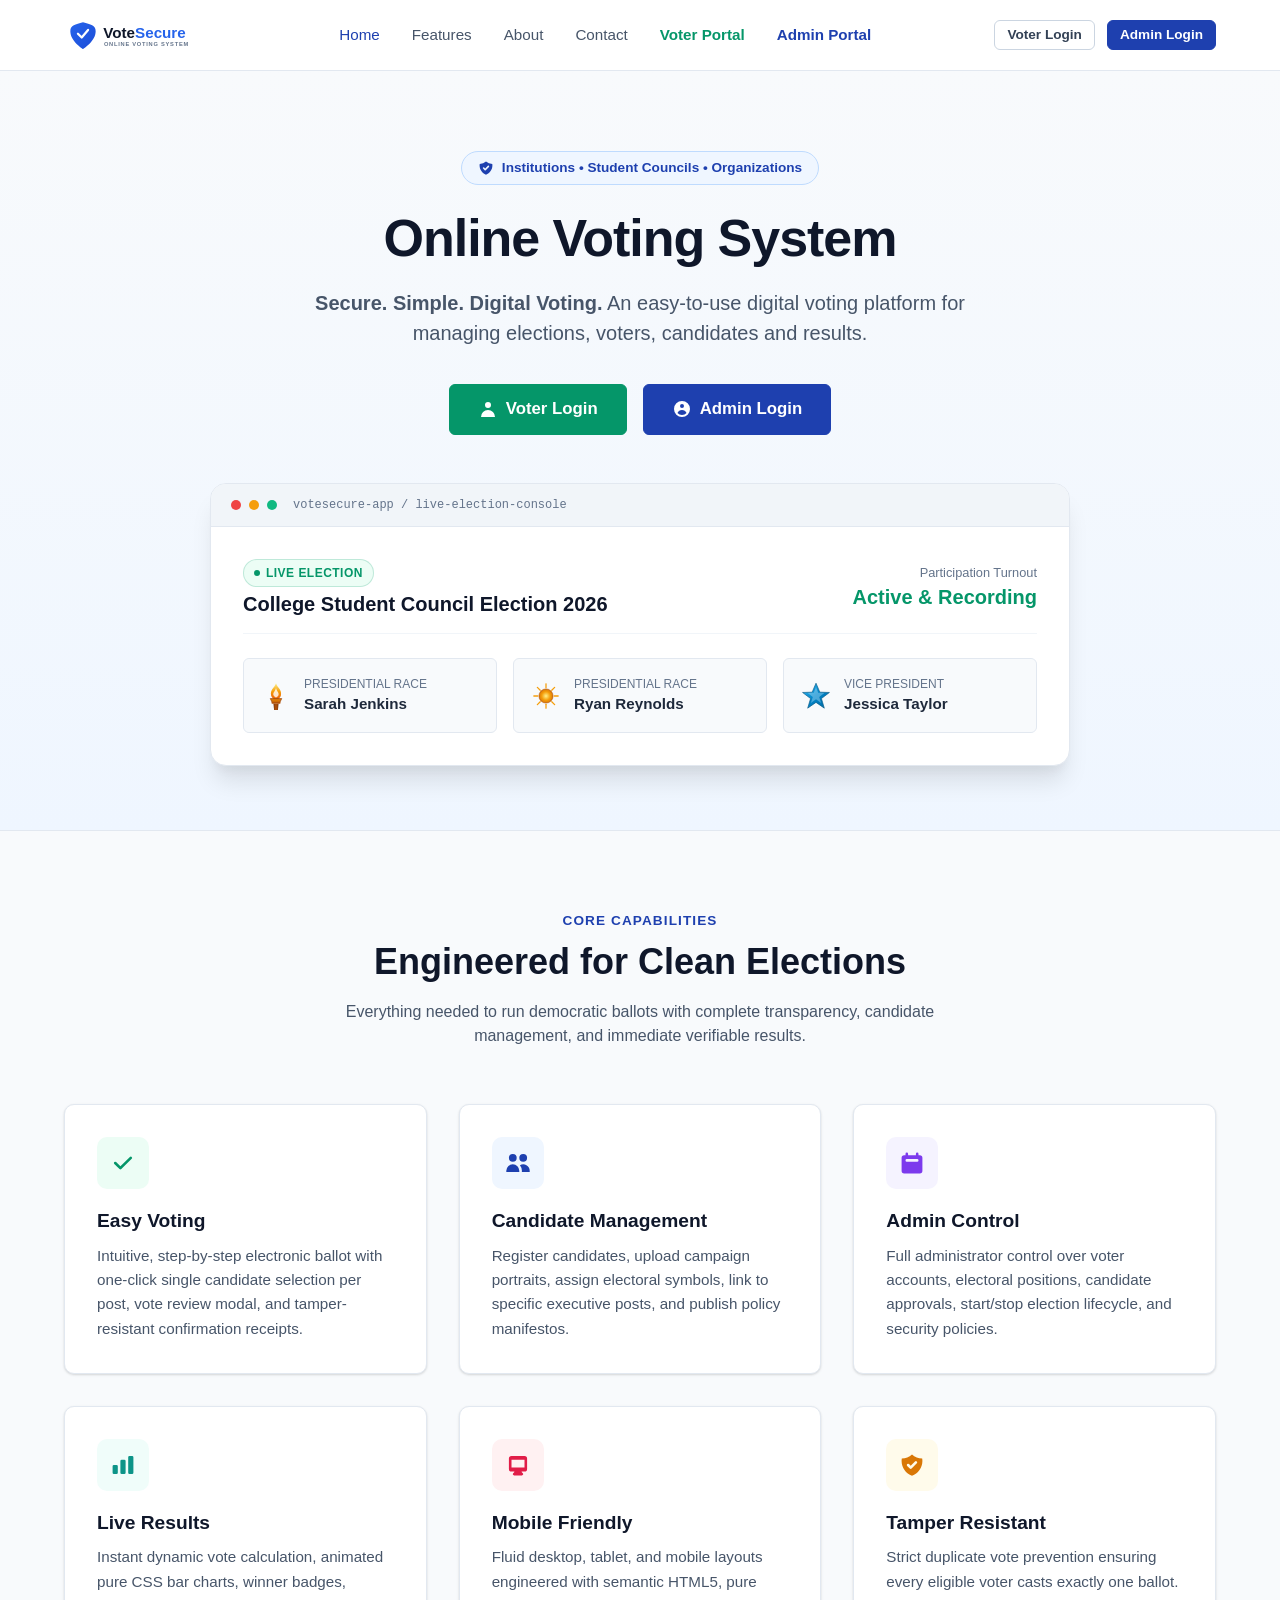
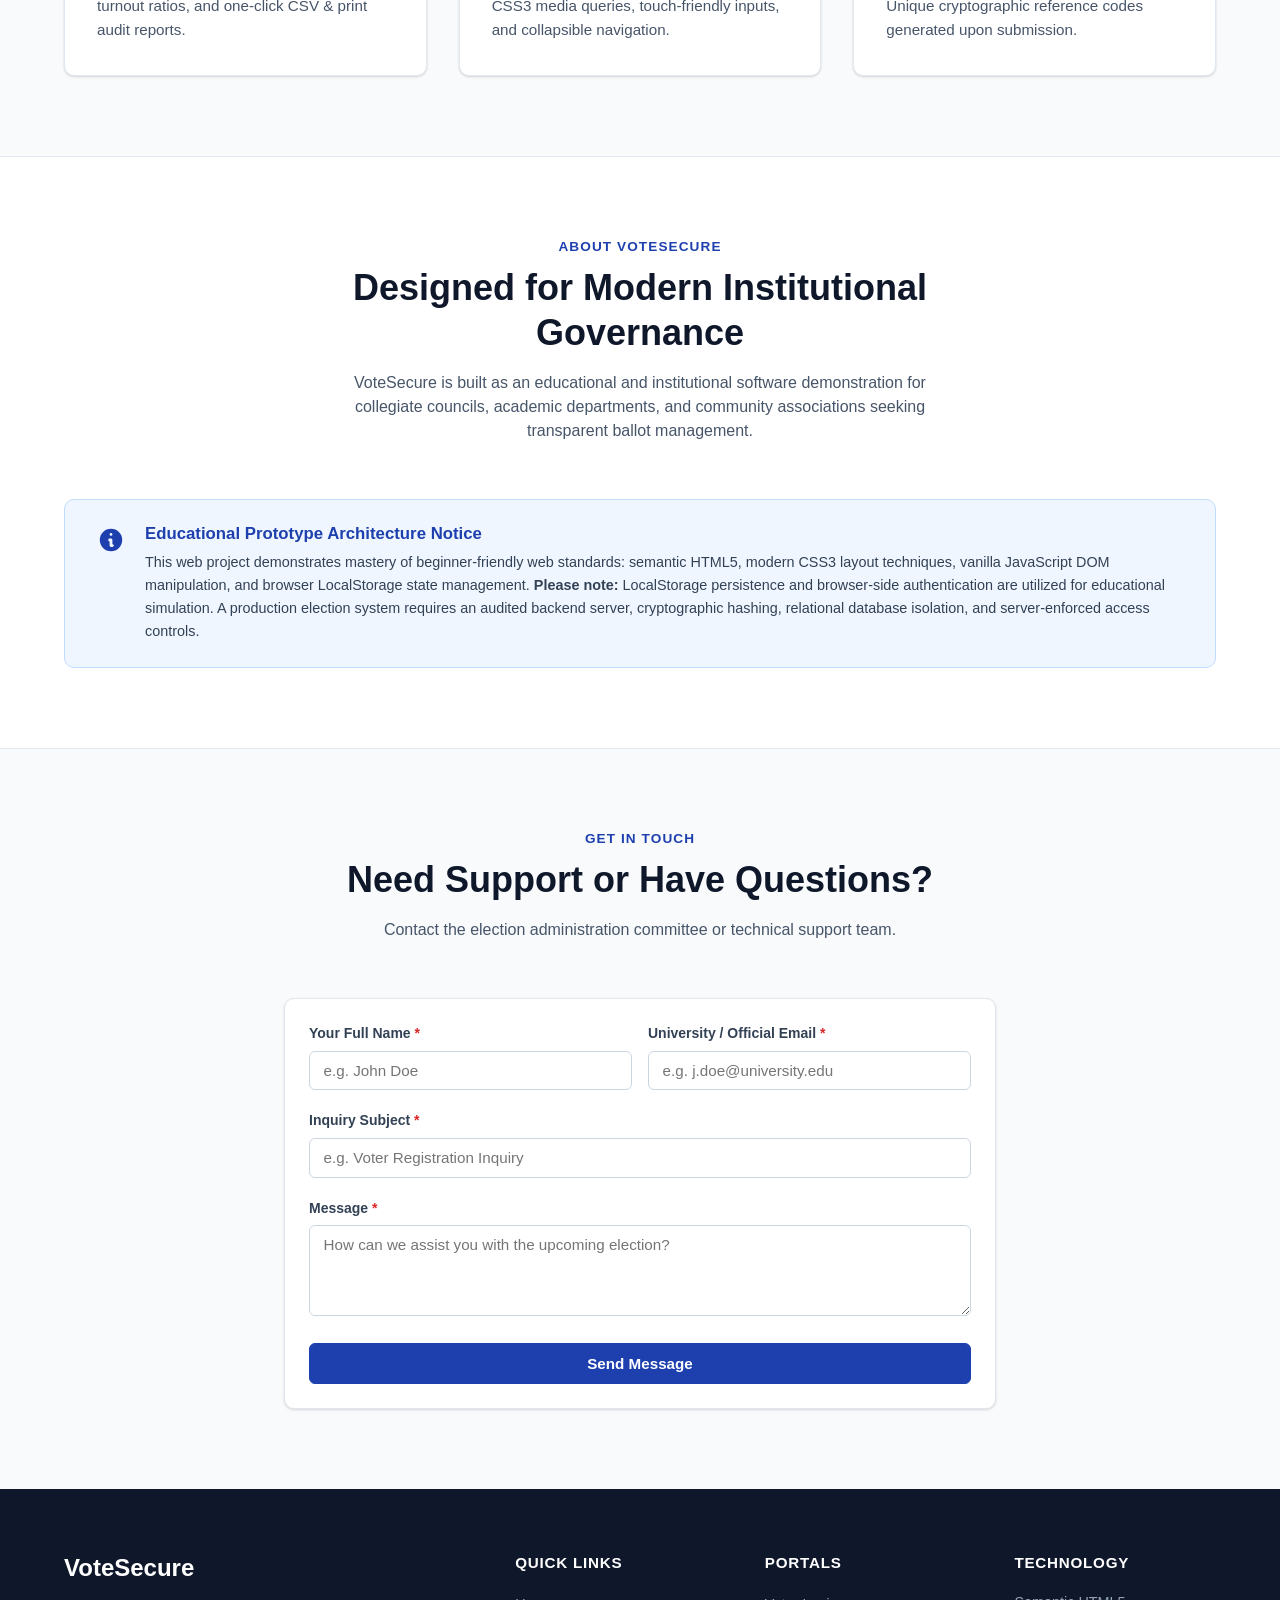
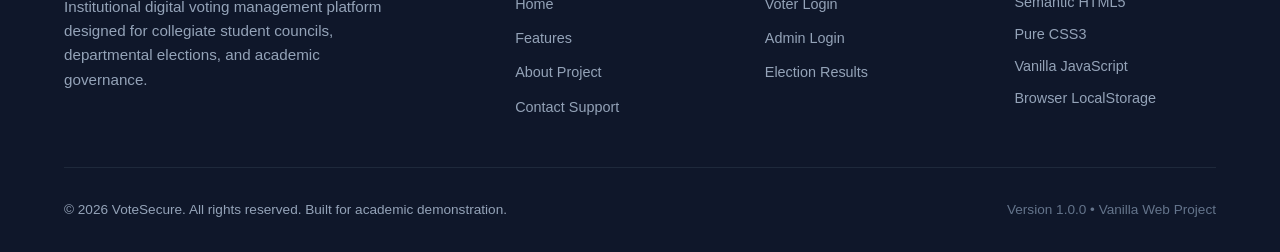
<file: index.html>
<!DOCTYPE html>
<html lang="en">
<head>
  <meta charset="UTF-8">
  <meta name="viewport" content="width=device-width, initial-scale=1.0">
  <title>VoteSecure — Online Voting Management System</title>
  <meta name="description" content="A professional digital voting platform for managing elections, voters, candidates, and dynamic results.">
  <link rel="stylesheet" href="css/style.css">
  <link rel="stylesheet" href="css/responsive.css">
</head>
<body>

  <!-- Navigation Header -->
  <header class="site-header">
    <div class="container nav-container">
      <a href="index.html" class="brand-link" aria-label="VoteSecure Homepage">
        <img src="assets/images/logo.svg" alt="VoteSecure Logo" class="brand-logo">
      </a>

      <!-- Desktop & Mobile Navigation Links -->
      <nav aria-label="Main Navigation">
        <ul class="nav-links">
          <li><a href="#home" class="nav-link active">Home</a></li>
          <li><a href="#features" class="nav-link">Features</a></li>
          <li><a href="#about" class="nav-link">About</a></li>
          <li><a href="#contact" class="nav-link">Contact</a></li>
          <li><a href="pages/voter-login.html" class="nav-link" style="color: var(--accent); font-weight: 600;">Voter Portal</a></li>
          <li><a href="pages/admin-login.html" class="nav-link" style="color: var(--primary); font-weight: 600;">Admin Portal</a></li>
        </ul>
      </nav>

      <div class="nav-actions">
        <a href="pages/voter-login.html" class="btn btn-secondary btn-sm">Voter Login</a>
        <a href="pages/admin-login.html" class="btn btn-primary btn-sm">Admin Login</a>
      </div>

      <!-- Mobile Hamburger Button -->
      <button class="mobile-nav-toggle" aria-label="Toggle navigation menu">
        <svg width="24" height="24" viewBox="0 0 24 24" fill="none" stroke="currentColor" stroke-width="2" stroke-linecap="round" stroke-linejoin="round">
          <line x1="3" y1="12" x2="21" y2="12"></line>
          <line x1="3" y1="6" x2="21" y2="6"></line>
          <line x1="3" y1="18" x2="21" y2="18"></line>
        </svg>
      </button>
    </div>
  </header>

  <!-- Main Hero Section -->
  <main>
    <section id="home" class="hero-section">
      <div class="container">
        <div class="hero-badge">
          <svg width="16" height="16" viewBox="0 0 20 20" fill="currentColor">
            <path fill-rule="evenodd" d="M2.166 4.999A11.954 11.954 0 0010 1.944 11.954 11.954 0 0017.834 5c.11.65.166 1.32.166 2.001 0 5.225-3.34 9.67-8 11.317C5.34 16.67 2 12.225 2 7c0-.682.057-1.35.166-2.001zm11.541 3.708a1 1 0 00-1.414-1.414L9 10.586 7.707 9.293a1 1 0 00-1.414 1.414l2 2a1 1 0 001.414 0l4-4z" clip-rule="evenodd"/>
          </svg>
          Institutions &bull; Student Councils &bull; Organizations
        </div>

        <h1 class="hero-title">Online Voting System</h1>
        <p class="hero-subtitle">
          <strong>Secure. Simple. Digital Voting.</strong> An easy-to-use digital voting platform for managing elections, voters, candidates and results.
        </p>

        <div class="hero-cta">
          <a href="pages/voter-login.html" class="btn btn-accent btn-lg">
            <svg width="20" height="20" viewBox="0 0 20 20" fill="currentColor">
              <path fill-rule="evenodd" d="M10 9a3 3 0 100-6 3 3 0 000 6zm-7 9a7 7 0 1114 0H3z" clip-rule="evenodd"/>
            </svg>
            Voter Login
          </a>
          <a href="pages/admin-login.html" class="btn btn-primary btn-lg">
            <svg width="20" height="20" viewBox="0 0 20 20" fill="currentColor">
              <path fill-rule="evenodd" d="M18 10a8 8 0 11-16 0 8 8 0 0116 0zm-6-3a2 2 0 11-4 0 2 2 0 014 0zm-2 4a5 5 0 00-4.546 2.916A5.986 5.986 0 0010 16a5.986 5.986 0 004.546-2.084A5 5 0 0010 11z" clip-rule="evenodd"/>
            </svg>
            Admin Login
          </a>
        </div>

        <!-- Interactive Preview Mockup Card -->
        <div class="hero-mockup-card">
          <div class="mockup-header">
            <span class="mockup-dot red"></span>
            <span class="mockup-dot yellow"></span>
            <span class="mockup-dot green"></span>
            <span style="font-size: 0.75rem; color: var(--slate-500); margin-left: 0.5rem; font-family: var(--font-mono);">
              votesecure-app / live-election-console
            </span>
          </div>
          <div class="mockup-body">
            <div style="display: flex; align-items: center; justify-content: space-between; flex-wrap: wrap; gap: 1rem; margin-bottom: 1.5rem; padding-bottom: 1rem; border-bottom: 1px solid var(--slate-100);">
              <div>
                <span class="badge badge-success">
                  <span class="badge-dot"></span> Live Election
                </span>
                <h3 style="font-size: 1.25rem; margin-top: 0.35rem; color: var(--slate-900);">College Student Council Election 2026</h3>
              </div>
              <div style="text-align: right;">
                <div style="font-size: 0.8rem; color: var(--slate-500);">Participation Turnout</div>
                <div style="font-size: 1.25rem; font-weight: 800; color: var(--accent);">Active &amp; Recording</div>
              </div>
            </div>

            <!-- Demo candidate row showcase -->
            <div style="display: grid; grid-template-columns: repeat(auto-fit, minmax(220px, 1fr)); gap: 1rem;">
              <div style="background: var(--slate-50); border: 1px solid var(--slate-200); border-radius: var(--radius-sm); padding: 1rem; display: flex; align-items: center; gap: 0.75rem;">
                <img src="assets/symbols/torch.svg" style="width: 32px; height: 32px;" alt="Torch">
                <div>
                  <div style="font-size: 0.75rem; color: var(--slate-500); text-transform: uppercase;">Presidential Race</div>
                  <div style="font-size: 0.95rem; font-weight: 700; color: var(--slate-800);">Sarah Jenkins</div>
                </div>
              </div>
              <div style="background: var(--slate-50); border: 1px solid var(--slate-200); border-radius: var(--radius-sm); padding: 1rem; display: flex; align-items: center; gap: 0.75rem;">
                <img src="assets/symbols/sun.svg" style="width: 32px; height: 32px;" alt="Sun">
                <div>
                  <div style="font-size: 0.75rem; color: var(--slate-500); text-transform: uppercase;">Presidential Race</div>
                  <div style="font-size: 0.95rem; font-weight: 700; color: var(--slate-800);">Ryan Reynolds</div>
                </div>
              </div>
              <div style="background: var(--slate-50); border: 1px solid var(--slate-200); border-radius: var(--radius-sm); padding: 1rem; display: flex; align-items: center; gap: 0.75rem;">
                <img src="assets/symbols/star.svg" style="width: 32px; height: 32px;" alt="Star">
                <div>
                  <div style="font-size: 0.75rem; color: var(--slate-500); text-transform: uppercase;">Vice President</div>
                  <div style="font-size: 0.95rem; font-weight: 700; color: var(--slate-800);">Jessica Taylor</div>
                </div>
              </div>
            </div>
          </div>
        </div>
      </div>
    </section>

    <!-- Features Section -->
    <section id="features" class="section">
      <div class="container">
        <div class="section-header">
          <div class="section-tag">Core Capabilities</div>
          <h2 class="section-title">Engineered for Clean Elections</h2>
          <p>Everything needed to run democratic ballots with complete transparency, candidate management, and immediate verifiable results.</p>
        </div>

        <div class="features-grid">
          <!-- 1. Easy Voting -->
          <div class="feature-card">
            <div class="feature-icon-wrapper feature-icon-green">
              <svg viewBox="0 0 20 20" fill="currentColor">
                <path fill-rule="evenodd" d="M16.707 5.293a1 1 0 010 1.414l-8 8a1 1 0 01-1.414 0l-4-4a1 1 0 011.414-1.414L8 12.586l7.293-7.293a1 1 0 011.414 0z" clip-rule="evenodd"/>
              </svg>
            </div>
            <h3 class="feature-title">Easy Voting</h3>
            <p class="feature-desc">Intuitive, step-by-step electronic ballot with one-click single candidate selection per post, vote review modal, and tamper-resistant confirmation receipts.</p>
          </div>

          <!-- 2. Candidate Management -->
          <div class="feature-card">
            <div class="feature-icon-wrapper feature-icon-blue">
              <svg viewBox="0 0 20 20" fill="currentColor">
                <path d="M9 6a3 3 0 11-6 0 3 3 0 016 0zM17 6a3 3 0 11-6 0 3 3 0 016 0zM12.93 17c.046-.327.07-.66.07-1a6.97 6.97 0 00-1.5-4.33A5 5 0 0119 16v1h-6.07zM6 11a5 5 0 015 5v1H1v-1a5 5 0 015-5z"/>
              </svg>
            </div>
            <h3 class="feature-title">Candidate Management</h3>
            <p class="feature-desc">Register candidates, upload campaign portraits, assign electoral symbols, link to specific executive posts, and publish policy manifestos.</p>
          </div>

          <!-- 3. Admin Control -->
          <div class="feature-card">
            <div class="feature-icon-wrapper feature-icon-purple">
              <svg viewBox="0 0 20 20" fill="currentColor">
                <path fill-rule="evenodd" d="M6 2a1 1 0 00-1 1v1H4a2 2 0 00-2 2v10a2 2 0 002 2h12a2 2 0 002-2V6a2 2 0 00-2-2h-1V3a1 1 0 10-2 0v1H7V3a1 1 0 00-1-1zm0 5a1 1 0 000 2h8a1 1 0 100-2H6z" clip-rule="evenodd"/>
              </svg>
            </div>
            <h3 class="feature-title">Admin Control</h3>
            <p class="feature-desc">Full administrator control over voter accounts, electoral positions, candidate approvals, start/stop election lifecycle, and security policies.</p>
          </div>

          <!-- 4. Live Results -->
          <div class="feature-card">
            <div class="feature-icon-wrapper feature-icon-teal">
              <svg viewBox="0 0 20 20" fill="currentColor">
                <path d="M2 11a1 1 0 011-1h2a1 1 0 011 1v5a1 1 0 01-1 1H3a1 1 0 01-1-1v-5zM8 7a1 1 0 011-1h2a1 1 0 011 1v9a1 1 0 01-1 1H9a1 1 0 01-1-1V7zM14 4a1 1 0 011-1h2a1 1 0 011 1v12a1 1 0 01-1 1h-2a1 1 0 01-1-1V4z"/>
              </svg>
            </div>
            <h3 class="feature-title">Live Results</h3>
            <p class="feature-desc">Instant dynamic vote calculation, animated pure CSS bar charts, winner badges, turnout ratios, and one-click CSV &amp; print audit reports.</p>
          </div>

          <!-- 5. Mobile Friendly -->
          <div class="feature-card">
            <div class="feature-icon-wrapper feature-icon-rose">
              <svg viewBox="0 0 20 20" fill="currentColor">
                <path fill-rule="evenodd" d="M3 5a2 2 0 012-2h10a2 2 0 012 2v8a2 2 0 01-2 2h-2.22l.123.489.804.804A1 1 0 0113 18H7a1 1 0 01-.707-1.707l.804-.804L7.22 15H5a2 2 0 01-2-2V5zm2 1v6h10V6H5z" clip-rule="evenodd"/>
              </svg>
            </div>
            <h3 class="feature-title">Mobile Friendly</h3>
            <p class="feature-desc">Fluid desktop, tablet, and mobile layouts engineered with semantic HTML5, pure CSS3 media queries, touch-friendly inputs, and collapsible navigation.</p>
          </div>

          <!-- 6. Tamper Resistant -->
          <div class="feature-card">
            <div class="feature-icon-wrapper feature-icon-amber">
              <svg viewBox="0 0 20 20" fill="currentColor">
                <path fill-rule="evenodd" d="M2.166 4.999A11.954 11.954 0 0010 1.944 11.954 11.954 0 0017.834 5c.11.65.166 1.32.166 2.001 0 5.225-3.34 9.67-8 11.317C5.34 16.67 2 12.225 2 7c0-.682.057-1.35.166-2.001zm11.541 3.708a1 1 0 00-1.414-1.414L9 10.586 7.707 9.293a1 1 0 00-1.414 1.414l2 2a1 1 0 001.414 0l4-4z" clip-rule="evenodd"/>
              </svg>
            </div>
            <h3 class="feature-title">Tamper Resistant</h3>
            <p class="feature-desc">Strict duplicate vote prevention ensuring every eligible voter casts exactly one ballot. Unique cryptographic reference codes generated upon submission.</p>
          </div>
        </div>
      </div>
    </section>

    <!-- About & Academic Disclaimer Section -->
    <section id="about" class="section about-section">
      <div class="container">
        <div class="section-header">
          <div class="section-tag">About VoteSecure</div>
          <h2 class="section-title">Designed for Modern Institutional Governance</h2>
          <p>
            VoteSecure is built as an educational and institutional software demonstration for collegiate councils, 
            academic departments, and community associations seeking transparent ballot management.
          </p>
        </div>

        <div class="educational-notice">
          <svg class="notice-icon" viewBox="0 0 20 20" fill="currentColor">
            <path fill-rule="evenodd" d="M18 10a8 8 0 11-16 0 8 8 0 0116 0zm-7-4a1 1 0 11-2 0 1 1 0 012 0zM9 9a1 1 0 000 2v3a1 1 0 001 1h1a1 1 0 100-2v-3a1 1 0 00-1-1H9z" clip-rule="evenodd"/>
          </svg>
          <div>
            <h4 style="color: var(--primary); margin-bottom: 0.35rem; font-size: 1.05rem;">Educational Prototype Architecture Notice</h4>
            <p style="font-size: 0.9rem; color: var(--slate-700); line-height: 1.6; margin: 0;">
              This web project demonstrates mastery of beginner-friendly web standards: semantic HTML5, modern CSS3 layout techniques, 
              vanilla JavaScript DOM manipulation, and browser LocalStorage state management. 
              <strong>Please note:</strong> LocalStorage persistence and browser-side authentication are utilized for educational simulation. 
              A production election system requires an audited backend server, cryptographic hashing, relational database isolation, 
              and server-enforced access controls.
            </p>
          </div>
        </div>
      </div>
    </section>

    <!-- Contact Section -->
    <section id="contact" class="section">
      <div class="container" style="max-width: 760px;">
        <div class="section-header">
          <div class="section-tag">Get in Touch</div>
          <h2 class="section-title">Need Support or Have Questions?</h2>
          <p>Contact the election administration committee or technical support team.</p>
        </div>

        <div class="card">
          <div class="card-body">
            <form onsubmit="event.preventDefault(); Utils.showToast('Thank you! Your message has been received.', 'success'); this.reset();">
              <div style="display: grid; grid-template-columns: 1fr 1fr; gap: 1rem;">
                <div class="form-group">
                  <label class="form-label" for="contact-name">Your Full Name <span class="required">*</span></label>
                  <input type="text" id="contact-name" class="form-control" placeholder="e.g. John Doe" required>
                </div>
                <div class="form-group">
                  <label class="form-label" for="contact-email">University / Official Email <span class="required">*</span></label>
                  <input type="email" id="contact-email" class="form-control" placeholder="e.g. j.doe@university.edu" required>
                </div>
              </div>

              <div class="form-group">
                <label class="form-label" for="contact-subject">Inquiry Subject <span class="required">*</span></label>
                <input type="text" id="contact-subject" class="form-control" placeholder="e.g. Voter Registration Inquiry" required>
              </div>

              <div class="form-group">
                <label class="form-label" for="contact-message">Message <span class="required">*</span></label>
                <textarea id="contact-message" class="form-control" rows="4" placeholder="How can we assist you with the upcoming election?" required></textarea>
              </div>

              <button type="submit" class="btn btn-primary btn-block">
                Send Message
              </button>
            </form>
          </div>
        </div>
      </div>
    </section>
  </main>

  <!-- Footer -->
  <footer class="site-footer">
    <div class="container">
      <div class="footer-top">
        <div class="footer-brand">
          <h3>VoteSecure</h3>
          <p>Institutional digital voting management platform designed for collegiate student councils, departmental elections, and academic governance.</p>
        </div>

        <div>
          <h4 class="footer-links-title">Quick Links</h4>
          <ul class="footer-links-list">
            <li><a href="#home" class="footer-link">Home</a></li>
            <li><a href="#features" class="footer-link">Features</a></li>
            <li><a href="#about" class="footer-link">About Project</a></li>
            <li><a href="#contact" class="footer-link">Contact Support</a></li>
          </ul>
        </div>

        <div>
          <h4 class="footer-links-title">Portals</h4>
          <ul class="footer-links-list">
            <li><a href="pages/voter-login.html" class="footer-link">Voter Login</a></li>
            <li><a href="pages/admin-login.html" class="footer-link">Admin Login</a></li>
            <li><a href="pages/results.html" class="footer-link">Election Results</a></li>
          </ul>
        </div>

        <div>
          <h4 class="footer-links-title">Technology</h4>
          <ul class="footer-links-list">
            <li class="footer-link">Semantic HTML5</li>
            <li class="footer-link">Pure CSS3</li>
            <li class="footer-link">Vanilla JavaScript</li>
            <li class="footer-link">Browser LocalStorage</li>
          </ul>
        </div>
      </div>

      <div class="footer-bottom">
        <div>&copy; 2026 VoteSecure. All rights reserved. Built for academic demonstration.</div>
        <div style="color: var(--slate-500);">Version 1.0.0 &bull; Vanilla Web Project</div>
      </div>
    </div>
  </footer>

  <!-- Scripts -->
  <script src="js/storage.js"></script>
  <script src="js/utils.js"></script>
  <script src="js/auth.js"></script>
  <script src="js/app.js"></script>
</body>
</html>
</file>
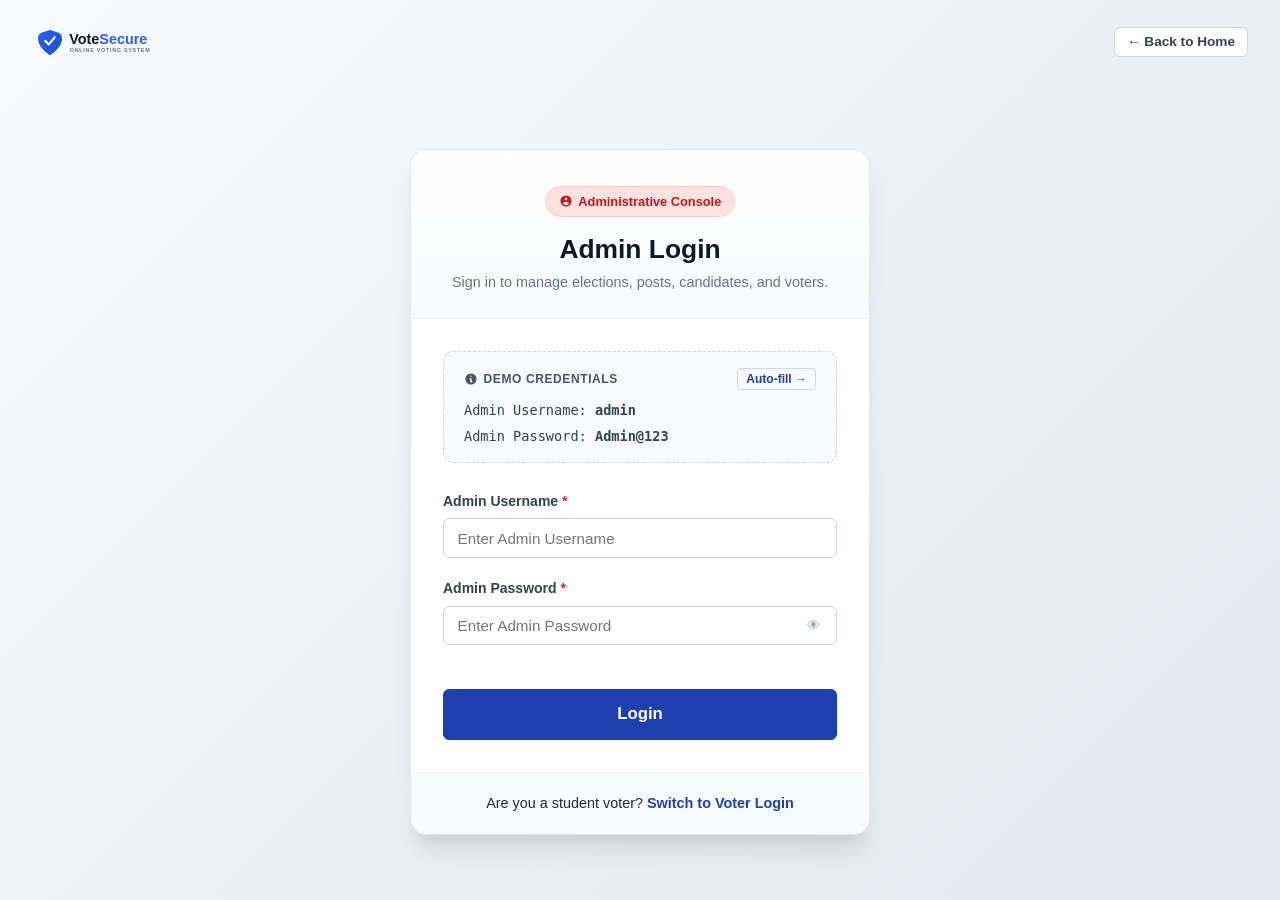
<file: pages/admin-dashboard.html>
<!DOCTYPE html>
<html lang="en">
<head>
  <meta charset="UTF-8">
  <meta name="viewport" content="width=device-width, initial-scale=1.0">
  <title>Admin Dashboard — VoteSecure</title>
  <link rel="stylesheet" href="../css/style.css">
  <link rel="stylesheet" href="../css/dashboard.css">
  <link rel="stylesheet" href="../css/responsive.css">
</head>
<body>

  <div class="app-wrapper">
    <!-- Sidebar (Section 26) -->
    <aside class="sidebar" aria-label="Admin Navigation">
      <div class="sidebar-header">
        <a href="admin-dashboard.html" class="sidebar-brand">
          <img src="../assets/images/logo.svg" alt="VoteSecure Logo" style="height: 32px; filter: brightness(0) invert(1);">
        </a>
        <span class="sidebar-role-badge">Admin</span>
      </div>

      <nav class="sidebar-nav">
        <div class="sidebar-heading">Navigation</div>
        <a href="admin-dashboard.html" class="nav-item active">
          <svg viewBox="0 0 20 20" fill="currentColor"><path d="M10.707 2.293a1 1 0 00-1.414 0l-7 7a1 1 0 001.414 1.414L4 10.414V17a1 1 0 001 1h2a1 1 0 001-1v-2a1 1 0 011-1h2a1 1 0 011 1v2a1 1 0 001 1h2a1 1 0 001-1v-6.586l.293.293a1 1 0 001.414-1.414l-7-7z"/></svg>
          <span>Dashboard</span>
        </a>
        <a href="elections.html" class="nav-item">
          <svg viewBox="0 0 20 20" fill="currentColor"><path fill-rule="evenodd" d="M6 2a1 1 0 00-1 1v1H4a2 2 0 00-2 2v10a2 2 0 002 2h12a2 2 0 002-2V6a2 2 0 00-2-2h-1V3a1 1 0 10-2 0v1H7V3a1 1 0 00-1-1zm0 5a1 1 0 000 2h8a1 1 0 100-2H6z" clip-rule="evenodd"/></svg>
          <span>Elections</span>
        </a>
        <a href="posts.html" class="nav-item">
          <svg viewBox="0 0 20 20" fill="currentColor"><path fill-rule="evenodd" d="M3 4a1 1 0 011-1h12a1 1 0 110 2H4a1 1 0 01-1-1zm0 4a1 1 0 011-1h12a1 1 0 110 2H4a1 1 0 01-1-1zm0 4a1 1 0 011-1h12a1 1 0 110 2H4a1 1 0 01-1-1zm0 4a1 1 0 011-1h12a1 1 0 110 2H4a1 1 0 01-1-1z" clip-rule="evenodd"/></svg>
          <span>Posts</span>
        </a>
        <a href="voters.html" class="nav-item">
          <svg viewBox="0 0 20 20" fill="currentColor"><path d="M9 6a3 3 0 11-6 0 3 3 0 016 0zM17 6a3 3 0 11-6 0 3 3 0 016 0zM12.93 17c.046-.327.07-.66.07-1a6.97 6.97 0 00-1.5-4.33A5 5 0 0119 16v1h-6.07zM6 11a5 5 0 015 5v1H1v-1a5 5 0 015-5z"/></svg>
          <span>Voters</span>
        </a>
        <a href="candidates.html" class="nav-item">
          <svg viewBox="0 0 20 20" fill="currentColor"><path fill-rule="evenodd" d="M10 9a3 3 0 100-6 3 3 0 000 6zm-7 9a7 7 0 1114 0H3z" clip-rule="evenodd"/></svg>
          <span>Candidates</span>
        </a>

        <div class="sidebar-heading">Analytics &amp; Tools</div>
        <a href="results.html" class="nav-item">
          <svg viewBox="0 0 20 20" fill="currentColor"><path d="M2 11a1 1 0 011-1h2a1 1 0 011 1v5a1 1 0 01-1 1H3a1 1 0 01-1-1v-5zM8 7a1 1 0 011-1h2a1 1 0 011 1v9a1 1 0 01-1 1H9a1 1 0 01-1-1V7zM14 4a1 1 0 011-1h2a1 1 0 011 1v12a1 1 0 01-1 1h-2a1 1 0 01-1-1V4z"/></svg>
          <span>Results</span>
        </a>
        <a href="reports.html" class="nav-item">
          <svg viewBox="0 0 20 20" fill="currentColor"><path fill-rule="evenodd" d="M4 4a2 2 0 012-2h4.586A2 2 0 0112 2.586L15.414 6A2 2 0 0116 7.414V16a2 2 0 01-2 2H6a2 2 0 01-2-2V4zm2 6a1 1 0 011-1h6a1 1 0 110 2H7a1 1 0 01-1-1zm1 3a1 1 0 100 2h6a1 1 0 100-2H7z" clip-rule="evenodd"/></svg>
          <span>Reports</span>
        </a>
        <a href="settings.html" class="nav-item">
          <svg viewBox="0 0 20 20" fill="currentColor"><path fill-rule="evenodd" d="M11.49 3.17c-.38-1.56-2.6-1.56-2.98 0a1.532 1.532 0 01-2.286.948c-1.372-.836-2.942.734-2.106 2.106.54.886.061 2.042-.947 2.287-1.561.379-1.561 2.6 0 2.978a1.532 1.532 0 01.947 2.287c-.836 1.372.734 2.942 2.106 2.106a1.532 1.532 0 012.287.947c.379 1.561 2.6 1.561 2.978 0a1.533 1.533 0 012.287-.947c1.372.836 2.942-.734 2.106-2.106a1.533 1.533 0 01.947-2.287c1.561-.379 1.561-2.6 0-2.978a1.532 1.532 0 01-.947-2.287c.836-1.372-.734-2.942-2.106-2.106a1.532 1.532 0 01-2.287-.947zM10 13a3 3 0 100-6 3 3 0 000 6z" clip-rule="evenodd"/></svg>
          <span>Settings</span>
        </a>
      </nav>

      <div class="sidebar-footer">
        <div class="user-profile-summary">
          <div class="user-avatar">AD</div>
          <div class="user-info">
            <div class="user-info-name user-display-name">Administrator</div>
            <div class="user-info-sub">System Root</div>
          </div>
          <button type="button" class="btn btn-sm btn-outline-danger" data-action="logout" title="Sign Out" style="padding: 0.25rem 0.5rem;">
            ⏻
          </button>
        </div>
      </div>
    </aside>

    <!-- Main Content Area -->
    <div class="main-wrapper">
      <!-- Topbar -->
      <header class="topbar">
        <div class="topbar-left">
          <button class="sidebar-toggle-btn" id="sidebar-toggle" aria-label="Toggle navigation">
            <svg width="22" height="22" viewBox="0 0 20 20" fill="currentColor"><path fill-rule="evenodd" d="M3 5a1 1 0 011-1h12a1 1 0 110 2H4a1 1 0 01-1-1zM3 10a1 1 0 011-1h12a1 1 0 110 2H4a1 1 0 01-1-1zM3 15a1 1 0 011-1h12a1 1 0 110 2H4a1 1 0 01-1-1z" clip-rule="evenodd"/></svg>
          </button>
          <h1 class="topbar-title">Admin Dashboard</h1>
        </div>

        <div class="topbar-right">
          <div class="election-status-pill" id="topbar-election-status">
            <!-- Populated by admin.js -->
          </div>
        </div>
      </header>

      <!-- Dashboard Main Body -->
      <main class="main-content">
        <!-- 6 Key Statistics Cards (Section 25) -->
        <div class="stats-grid" style="grid-template-columns: repeat(auto-fit, minmax(180px, 1fr));">
          <!-- Total Users -->
          <div class="stat-card">
            <div class="stat-info">
              <span class="stat-label">Total Users</span>
              <span class="stat-value" id="metric-total-voters">0</span>
              <span class="stat-sub">Voters created by admin</span>
            </div>
            <div class="stat-icon stat-icon-blue">
              <svg viewBox="0 0 20 20" fill="currentColor"><path d="M9 6a3 3 0 11-6 0 3 3 0 016 0zM17 6a3 3 0 11-6 0 3 3 0 016 0zM12.93 17c.046-.327.07-.66.07-1a6.97 6.97 0 00-1.5-4.33A5 5 0 0119 16v1h-6.07zM6 11a5 5 0 015 5v1H1v-1a5 5 0 015-5z"/></svg>
            </div>
          </div>

          <!-- Active Users -->
          <div class="stat-card">
            <div class="stat-info">
              <span class="stat-label">Active Users</span>
              <span class="stat-value" id="metric-active-voters">0</span>
              <span class="stat-sub">Eligible to cast ballot</span>
            </div>
            <div class="stat-icon stat-icon-green">
              <svg viewBox="0 0 20 20" fill="currentColor"><path fill-rule="evenodd" d="M10 18a8 8 0 100-16 8 8 0 000 16zm3.707-9.293a1 1 0 00-1.414-1.414L9 10.586 7.707 9.293a1 1 0 00-1.414 1.414l2 2a1 1 0 001.414 0l4-4z" clip-rule="evenodd"/></svg>
            </div>
          </div>

          <!-- Total Candidates -->
          <div class="stat-card">
            <div class="stat-info">
              <span class="stat-label">Total Candidates</span>
              <span class="stat-value" id="metric-total-candidates">0</span>
              <span class="stat-sub">Across all posts</span>
            </div>
            <div class="stat-icon stat-icon-purple">
              <svg viewBox="0 0 20 20" fill="currentColor"><path fill-rule="evenodd" d="M10 9a3 3 0 100-6 3 3 0 000 6zm-7 9a7 7 0 1114 0H3z" clip-rule="evenodd"/></svg>
            </div>
          </div>

          <!-- Total Elections -->
          <div class="stat-card">
            <div class="stat-info">
              <span class="stat-label">Total Elections</span>
              <span class="stat-value" id="metric-total-elections">0</span>
              <span class="stat-sub">Campaign events</span>
            </div>
            <div class="stat-icon stat-icon-amber">
              <svg viewBox="0 0 20 20" fill="currentColor"><path fill-rule="evenodd" d="M6 2a1 1 0 00-1 1v1H4a2 2 0 00-2 2v10a2 2 0 002 2h12a2 2 0 002-2V6a2 2 0 00-2-2h-1V3a1 1 0 10-2 0v1H7V3a1 1 0 00-1-1zm0 5a1 1 0 000 2h8a1 1 0 100-2H6z" clip-rule="evenodd"/></svg>
            </div>
          </div>

          <!-- Total Votes Cast -->
          <div class="stat-card">
            <div class="stat-info">
              <span class="stat-label">Total Votes</span>
              <span class="stat-value" id="metric-total-votes">0</span>
              <span class="stat-sub">Sealed official ballots</span>
            </div>
            <div class="stat-icon stat-icon-teal">
              <svg viewBox="0 0 20 20" fill="currentColor"><path fill-rule="evenodd" d="M16.707 5.293a1 1 0 010 1.414l-8 8a1 1 0 01-1.414 0l-4-4a1 1 0 011.414-1.414L8 12.586l7.293-7.293a1 1 0 011.414 0z" clip-rule="evenodd"/></svg>
            </div>
          </div>

          <!-- Participation Rate -->
          <div class="stat-card">
            <div class="stat-info">
              <span class="stat-label">Participation Rate</span>
              <span class="stat-value" id="metric-participation-rate">0%</span>
              <span class="stat-sub">Voter turnout</span>
            </div>
            <div class="stat-icon stat-icon-rose">
              <svg viewBox="0 0 20 20" fill="currentColor"><path fill-rule="evenodd" d="M12 7a1 1 0 110-2h5a1 1 0 011 1v5a1 1 0 11-2 0V8.414l-4.293 4.293a1 1 0 01-1.414 0L8 10.414l-4.293 4.293a1 1 0 01-1.414-1.414l5-5a1 1 0 011.414 0L11 10.586 14.586 7H12z" clip-rule="evenodd"/></svg>
            </div>
          </div>
        </div>

        <!-- Election Status Overview Bar (Section 25: Upcoming, Active, Completed) -->
        <div class="card" style="margin-bottom: 2rem;">
          <div class="card-header">
            <div>
              <h3 class="card-title">Election Lifecycle Status</h3>
              <p style="font-size: 0.85rem; color: var(--slate-500); margin: 0;">Comprehensive breakdown of scheduled, open, and concluded elections</p>
            </div>
            <a href="elections.html" class="btn btn-sm btn-outline-primary">Manage Elections &rarr;</a>
          </div>
          <div class="card-body">
            <div style="display: grid; grid-template-columns: repeat(auto-fit, minmax(200px, 1fr)); gap: 1rem;" id="election-status-cards-container">
              <!-- Populated dynamically by admin.js -->
            </div>
          </div>
        </div>

        <!-- 2-Column Section: Voting Progress + Candidate Vote Stats vs Activity Feed -->
        <div class="dashboard-grid">
          <!-- Left Column -->
          <div style="display: flex; flex-direction: column; gap: 1.5rem;">
            <!-- Voting Progress Card -->
            <div class="card">
              <div class="card-header">
                <h3 class="card-title">Current Election Turnout</h3>
                <a href="results.html" class="btn btn-sm btn-outline-primary">Full Results &rarr;</a>
              </div>
              <div class="card-body">
                <div style="display: flex; justify-content: space-between; align-items: center; margin-bottom: 0.5rem;">
                  <span style="font-weight: 600; font-size: 0.95rem; color: var(--slate-700);">Eligible Voter Turnout</span>
                  <span style="font-size: 0.85rem; color: var(--slate-500);" id="turnout-ratio-text">Computing...</span>
                </div>
                <div class="progress-bar-container" style="height: 12px;">
                  <div class="progress-bar-fill" id="turnout-progress-bar" style="width: 0%;"></div>
                </div>
              </div>
            </div>

            <!-- Candidate Vote Statistics Preview Card -->
            <div class="card">
              <div class="card-header">
                <h3 class="card-title">Presidential Candidate Standings</h3>
                <span class="badge badge-success"><span class="badge-dot"></span> Live Sync</span>
              </div>
              <div class="card-body" id="candidate-stats-preview">
                <!-- Dynamically populated by admin.js -->
              </div>
            </div>
          </div>

          <!-- Right Column: Recent Activity Log (Section 25) -->
          <div class="card">
            <div class="card-header">
              <h3 class="card-title">Recent System Activity</h3>
              <span class="badge badge-neutral">Audit Log</span>
            </div>
            <div class="card-body" style="padding: 0;">
              <ul class="activity-feed" id="recent-activity-feed" style="margin: 0; padding: 0.5rem 0;">
                <!-- Dynamically populated by admin.js -->
              </ul>
            </div>
          </div>
        </div>
      </main>
    </div>
  </div>

  <!-- Scripts -->
  <script src="../js/storage.js"></script>
  <script src="../js/utils.js"></script>
  <script src="../js/auth.js"></script>
  <script src="../js/admin.js"></script>
</body>
</html>
</file>
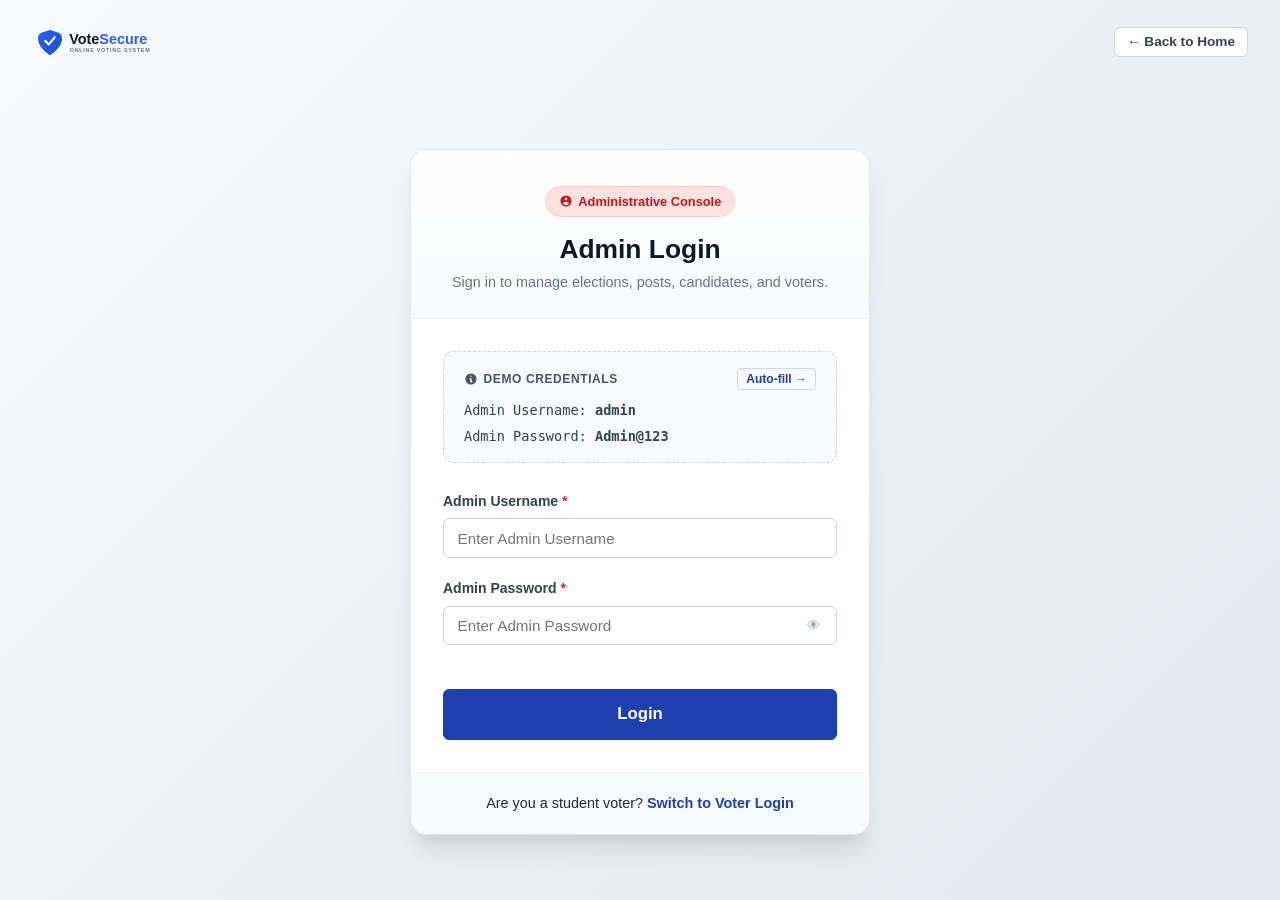
<file: pages/admin-login.html>
<!DOCTYPE html>
<html lang="en">
<head>
  <meta charset="UTF-8">
  <meta name="viewport" content="width=device-width, initial-scale=1.0">
  <title>Admin Login — VoteSecure</title>
  <link rel="stylesheet" href="../css/style.css">
  <link rel="stylesheet" href="../css/login.css">
  <link rel="stylesheet" href="../css/responsive.css">
</head>
<body class="auth-page">

  <!-- Header -->
  <header class="auth-header">
    <a href="../index.html" class="brand-link">
      <img src="../assets/images/logo.svg" alt="VoteSecure Logo" style="height: 36px;">
    </a>
    <a href="../index.html" class="btn btn-secondary btn-sm">
      &larr; Back to Home
    </a>
  </header>

  <!-- Login Card Container -->
  <div class="auth-container">
    <div class="auth-card">
      <div class="auth-card-header">
        <span class="auth-badge auth-badge-admin">
          <svg width="14" height="14" viewBox="0 0 20 20" fill="currentColor">
            <path fill-rule="evenodd" d="M18 10a8 8 0 11-16 0 8 8 0 0116 0zm-6-3a2 2 0 11-4 0 2 2 0 014 0zm-2 4a5 5 0 00-4.546 2.916A5.986 5.986 0 0010 16a5.986 5.986 0 004.546-2.084A5 5 0 0010 11z" clip-rule="evenodd"/>
          </svg>
          Administrative Console
        </span>
        <h1 class="auth-title">Admin Login</h1>
        <p class="auth-subtitle">Sign in to manage elections, posts, candidates, and voters.</p>
      </div>

      <div class="auth-card-body">
        <!-- Demo Credentials Box -->
        <div class="demo-credentials-box">
          <div class="demo-credentials-header">
            <span class="demo-tag">
              <svg width="14" height="14" viewBox="0 0 20 20" fill="currentColor"><path fill-rule="evenodd" d="M18 10a8 8 0 11-16 0 8 8 0 0116 0zm-7-4a1 1 0 11-2 0 1 1 0 012 0zM9 9a1 1 0 000 2v3a1 1 0 001 1h1a1 1 0 100-2v-3a1 1 0 00-1-1H9z" clip-rule="evenodd"/></svg>
              Demo Credentials
            </span>
            <button type="button" class="demo-autofill-btn" id="autofill-admin-btn">
              Auto-fill &rarr;
            </button>
          </div>
          <div class="demo-credentials-list">
            <div>Admin Username: <strong>admin</strong></div>
            <div>Admin Password: <strong>Admin@123</strong></div>
          </div>
        </div>

        <!-- Login Form -->
        <form id="admin-login-form" novalidate>
          <div class="form-group">
            <label class="form-label" for="admin-username">Admin Username <span class="required">*</span></label>
            <input type="text" id="admin-username" class="form-control" placeholder="Enter Admin Username" required autocomplete="username">
          </div>

          <div class="form-group">
            <label class="form-label" for="admin-password">Admin Password <span class="required">*</span></label>
            <div class="password-input-group">
              <input type="password" id="admin-password" class="form-control" placeholder="Enter Admin Password" required autocomplete="current-password">
              <button type="button" class="password-toggle-btn" id="toggle-admin-pass" aria-label="Toggle password visibility">
                👁
              </button>
            </div>
          </div>

          <button type="submit" class="btn btn-primary btn-block btn-lg" style="margin-top: 1.5rem;">
            Login
          </button>
        </form>
      </div>

      <div class="auth-card-footer">
        Are you a student voter? <a href="voter-login.html" class="font-semibold">Switch to Voter Login</a>
      </div>
    </div>
  </div>

  <!-- Scripts -->
  <script src="../js/storage.js"></script>
  <script src="../js/utils.js"></script>
  <script src="../js/auth.js"></script>
  <script>
    document.addEventListener('DOMContentLoaded', () => {
      // If already logged in as admin, redirect
      const user = Auth.getCurrentUser();
      if (user && user.role === 'admin') {
        window.location.href = 'admin-dashboard.html';
        return;
      }

      const form = document.getElementById('admin-login-form');
      const usernameInput = document.getElementById('admin-username');
      const passwordInput = document.getElementById('admin-password');
      const autofillBtn = document.getElementById('autofill-admin-btn');
      const togglePassBtn = document.getElementById('toggle-admin-pass');

      // Autofill helper
      if (autofillBtn) {
        autofillBtn.addEventListener('click', () => {
          usernameInput.value = 'admin';
          passwordInput.value = 'Admin@123';
          Utils.showToast('Demo admin credentials filled.', 'info');
        });
      }

      // Password toggle
      if (togglePassBtn) {
        togglePassBtn.addEventListener('click', () => {
          const type = passwordInput.getAttribute('type') === 'password' ? 'text' : 'password';
          passwordInput.setAttribute('type', type);
          togglePassBtn.textContent = type === 'password' ? '👁' : '🙈';
        });
      }

      // Handle Submit
      form.addEventListener('submit', (e) => {
        e.preventDefault();

        const username = usernameInput.value.trim();
        const password = passwordInput.value;

        if (!username) {
          Utils.showToast('Please enter your Admin Username.', 'error');
          usernameInput.focus();
          return;
        }

        if (!password) {
          Utils.showToast('Please enter your Admin Password.', 'error');
          passwordInput.focus();
          return;
        }

        const result = Auth.loginAdmin(username, password);
        if (result.success) {
          Utils.showToast(`Welcome back, ${result.user.name}!`, 'success');
          setTimeout(() => {
            window.location.href = 'admin-dashboard.html';
          }, 600);
        } else {
          Utils.showToast(result.message, 'error');
        }
      });
    });
  </script>
</body>
</html>
</file>
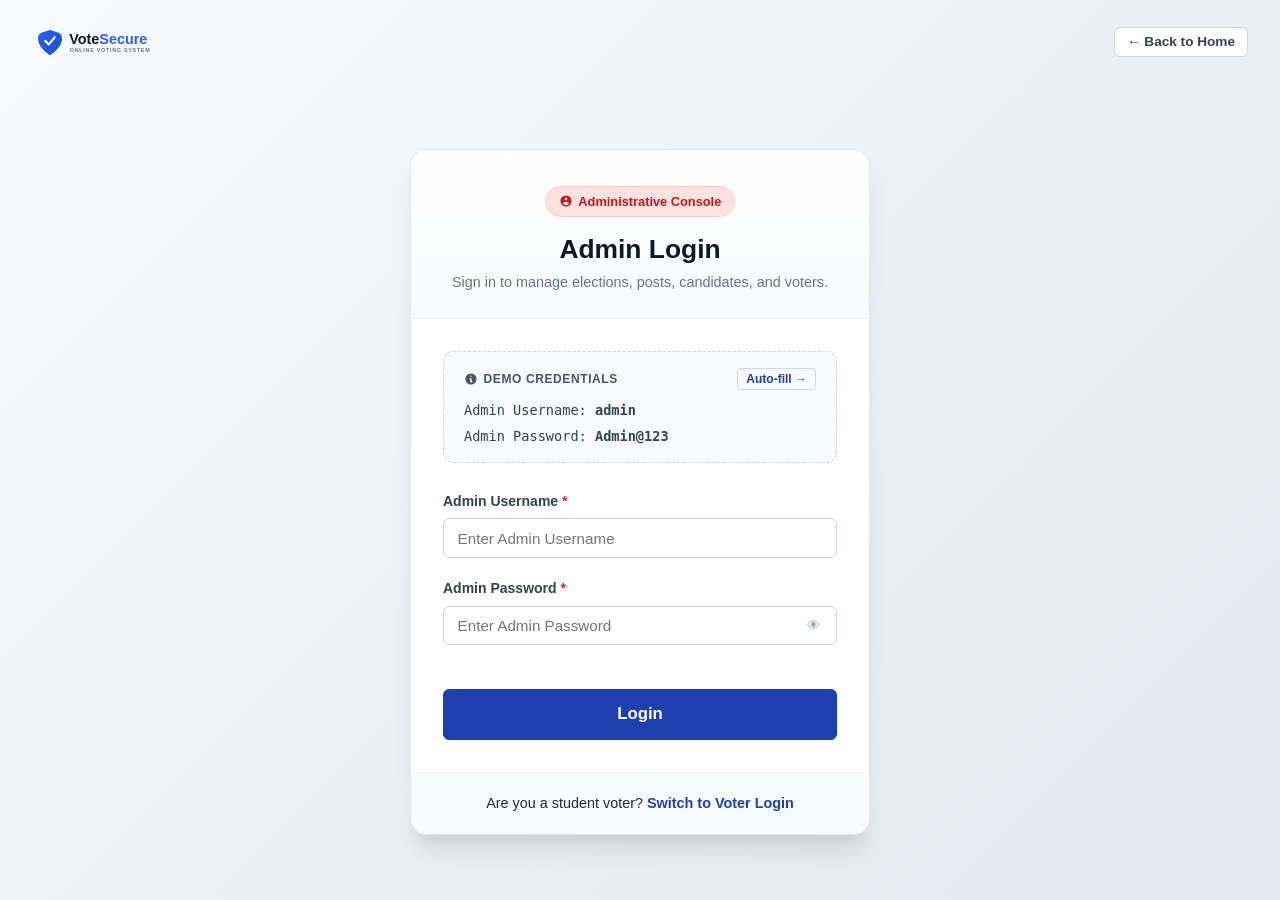
<file: pages/candidates.html>
<!DOCTYPE html>
<html lang="en">
<head>
  <meta charset="UTF-8">
  <meta name="viewport" content="width=device-width, initial-scale=1.0">
  <title>Candidate Management — VoteSecure</title>
  <link rel="stylesheet" href="../css/style.css">
  <link rel="stylesheet" href="../css/dashboard.css">
  <link rel="stylesheet" href="../css/responsive.css">
</head>
<body>

  <div class="app-wrapper">
    <!-- Sidebar -->
    <aside class="sidebar" aria-label="Admin Navigation">
      <div class="sidebar-header">
        <a href="admin-dashboard.html" class="sidebar-brand">
          <img src="../assets/images/logo.svg" alt="VoteSecure Logo" style="height: 32px; filter: brightness(0) invert(1);">
        </a>
        <span class="sidebar-role-badge">Admin</span>
      </div>

      <nav class="sidebar-nav">
        <div class="sidebar-heading">Navigation</div>
        <a href="admin-dashboard.html" class="nav-item">
          <svg viewBox="0 0 20 20" fill="currentColor"><path d="M10.707 2.293a1 1 0 00-1.414 0l-7 7a1 1 0 001.414 1.414L4 10.414V17a1 1 0 001 1h2a1 1 0 001-1v-2a1 1 0 011-1h2a1 1 0 011 1v2a1 1 0 001 1h2a1 1 0 001-1v-6.586l.293.293a1 1 0 001.414-1.414l-7-7z"/></svg>
          <span>Dashboard</span>
        </a>
        <a href="elections.html" class="nav-item">
          <svg viewBox="0 0 20 20" fill="currentColor"><path fill-rule="evenodd" d="M6 2a1 1 0 00-1 1v1H4a2 2 0 00-2 2v10a2 2 0 002 2h12a2 2 0 002-2V6a2 2 0 00-2-2h-1V3a1 1 0 10-2 0v1H7V3a1 1 0 00-1-1zm0 5a1 1 0 000 2h8a1 1 0 100-2H6z" clip-rule="evenodd"/></svg>
          <span>Elections</span>
        </a>
        <a href="posts.html" class="nav-item">
          <svg viewBox="0 0 20 20" fill="currentColor"><path fill-rule="evenodd" d="M3 4a1 1 0 011-1h12a1 1 0 110 2H4a1 1 0 01-1-1zm0 4a1 1 0 011-1h12a1 1 0 110 2H4a1 1 0 01-1-1zm0 4a1 1 0 011-1h12a1 1 0 110 2H4a1 1 0 01-1-1zm0 4a1 1 0 011-1h12a1 1 0 110 2H4a1 1 0 01-1-1z" clip-rule="evenodd"/></svg>
          <span>Posts</span>
        </a>
        <a href="voters.html" class="nav-item">
          <svg viewBox="0 0 20 20" fill="currentColor"><path d="M9 6a3 3 0 11-6 0 3 3 0 016 0zM17 6a3 3 0 11-6 0 3 3 0 016 0zM12.93 17c.046-.327.07-.66.07-1a6.97 6.97 0 00-1.5-4.33A5 5 0 0119 16v1h-6.07zM6 11a5 5 0 015 5v1H1v-1a5 5 0 015-5z"/></svg>
          <span>Voters</span>
        </a>
        <a href="candidates.html" class="nav-item active">
          <svg viewBox="0 0 20 20" fill="currentColor"><path fill-rule="evenodd" d="M10 9a3 3 0 100-6 3 3 0 000 6zm-7 9a7 7 0 1114 0H3z" clip-rule="evenodd"/></svg>
          <span>Candidates</span>
        </a>

        <div class="sidebar-heading">Analytics &amp; Tools</div>
        <a href="results.html" class="nav-item">
          <svg viewBox="0 0 20 20" fill="currentColor"><path d="M2 11a1 1 0 011-1h2a1 1 0 011 1v5a1 1 0 01-1 1H3a1 1 0 01-1-1v-5zM8 7a1 1 0 011-1h2a1 1 0 011 1v9a1 1 0 01-1 1H9a1 1 0 01-1-1V7zM14 4a1 1 0 011-1h2a1 1 0 011 1v12a1 1 0 01-1 1h-2a1 1 0 01-1-1V4z"/></svg>
          <span>Results</span>
        </a>
        <a href="reports.html" class="nav-item">
          <svg viewBox="0 0 20 20" fill="currentColor"><path fill-rule="evenodd" d="M4 4a2 2 0 012-2h4.586A2 2 0 0112 2.586L15.414 6A2 2 0 0116 7.414V16a2 2 0 01-2 2H6a2 2 0 01-2-2V4zm2 6a1 1 0 011-1h6a1 1 0 110 2H7a1 1 0 01-1-1zm1 3a1 1 0 100 2h6a1 1 0 100-2H7z" clip-rule="evenodd"/></svg>
          <span>Reports</span>
        </a>
        <a href="settings.html" class="nav-item">
          <svg viewBox="0 0 20 20" fill="currentColor"><path fill-rule="evenodd" d="M11.49 3.17c-.38-1.56-2.6-1.56-2.98 0a1.532 1.532 0 01-2.286.948c-1.372-.836-2.942.734-2.106 2.106.54.886.061 2.042-.947 2.287-1.561.379-1.561 2.6 0 2.978a1.532 1.532 0 01.947 2.287c-.836 1.372.734 2.942 2.106 2.106a1.532 1.532 0 012.287.947c.379 1.561 2.6 1.561 2.978 0a1.533 1.533 0 012.287-.947c1.372.836 2.942-.734 2.106-2.106a1.533 1.533 0 01.947-2.287c1.561-.379 1.561-2.6 0-2.978a1.532 1.532 0 01-.947-2.287c.836-1.372-.734-2.942-2.106-2.106a1.532 1.532 0 01-2.287-.947zM10 13a3 3 0 100-6 3 3 0 000 6z" clip-rule="evenodd"/></svg>
          <span>Settings</span>
        </a>
      </nav>

      <div class="sidebar-footer">
        <div class="user-profile-summary">
          <div class="user-avatar">AD</div>
          <div class="user-info">
            <div class="user-info-name user-display-name">Administrator</div>
            <div class="user-info-sub">System Root</div>
          </div>
          <button type="button" class="btn btn-sm btn-outline-danger" data-action="logout" title="Sign Out" style="padding: 0.25rem 0.5rem;">
            ⏻
          </button>
        </div>
      </div>
    </aside>

    <!-- Main Content Area -->
    <div class="main-wrapper">
      <header class="topbar">
        <div class="topbar-left">
          <button class="sidebar-toggle-btn" id="sidebar-toggle" aria-label="Toggle navigation">
            <svg width="22" height="22" viewBox="0 0 20 20" fill="currentColor"><path fill-rule="evenodd" d="M3 5a1 1 0 011-1h12a1 1 0 110 2H4a1 1 0 01-1-1zM3 10a1 1 0 011-1h12a1 1 0 110 2H4a1 1 0 01-1-1zM3 15a1 1 0 011-1h12a1 1 0 110 2H4a1 1 0 01-1-1z" clip-rule="evenodd"/></svg>
          </button>
          <h1 class="topbar-title">Candidate Directory</h1>
        </div>
        <div class="topbar-right">
          <button type="button" class="btn btn-primary" id="btn-open-add-candidate">
            <svg width="18" height="18" viewBox="0 0 20 20" fill="currentColor"><path fill-rule="evenodd" d="M10 5a1 1 0 011 1v3h3a1 1 0 110 2h-3v3a1 1 0 11-2 0v-3H6a1 1 0 110-2h3V6a1 1 0 011-1z" clip-rule="evenodd"/></svg>
            Add Candidate
          </button>
        </div>
      </header>

      <main class="main-content">
        <!-- Toolbar -->
        <div class="toolbar">
          <div class="search-input-group">
            <svg viewBox="0 0 20 20" fill="currentColor"><path fill-rule="evenodd" d="M8 4a4 4 0 100 8 4 4 0 000-8zM2 8a6 6 0 1110.89 3.476l4.817 4.817a1 1 0 01-1.414 1.414l-4.816-4.816A6 6 0 012 8z" clip-rule="evenodd"/></svg>
            <input type="text" id="candidate-search-input" class="form-control" placeholder="Search by Candidate ID, Name, or Post...">
          </div>

          <div class="filter-actions">
            <select id="candidate-election-filter" class="form-control" style="width: auto;">
              <option value="">All Elections</option>
            </select>

            <select id="candidate-post-filter" class="form-control" style="width: auto;">
              <option value="">All Electoral Posts</option>
            </select>

            <select id="candidate-status-filter" class="form-control" style="width: auto;">
              <option value="">All Statuses</option>
              <option value="Active">Active</option>
              <option value="Inactive">Inactive</option>
            </select>

            <span id="candidate-count-display" style="font-size: 0.85rem; color: var(--slate-500); font-weight: 500;">
              Loading candidates...
            </span>
          </div>
        </div>

        <!-- Candidate Cards Grid (Section 11) -->
        <div class="candidate-grid" id="candidates-grid">
          <!-- Populated dynamically by candidates.js -->
        </div>
      </main>
    </div>
  </div>

  <!-- Add / Edit Candidate Modal (Sections 8, 9, 10) -->
  <div class="modal" id="candidate-modal">
    <div class="modal-backdrop" data-close-modal="candidate-modal"></div>
    <div class="modal-dialog modal-lg">
      <div class="modal-content">
        <form id="candidate-form" novalidate>
          <input type="hidden" id="candidate-form-mode" value="add">
          <input type="hidden" id="candidate-original-id" value="">

          <div class="modal-header">
            <h3 class="modal-title" id="modal-candidate-title">Add Candidate</h3>
            <button type="button" class="modal-close" data-close-modal="candidate-modal">&times;</button>
          </div>

          <div class="modal-body" style="max-height: 75vh; overflow-y: auto;">
            <!-- Top Grid: Photos & Symbols Upload Section -->
            <div style="display: grid; grid-template-columns: 1fr 1fr; gap: 1.5rem; margin-bottom: 1.5rem; padding-bottom: 1.5rem; border-bottom: 1px solid var(--slate-200);">
              
              <!-- Section 10: Candidate Photo Upload -->
              <div style="background: var(--slate-50); border: 1px solid var(--slate-200); border-radius: var(--radius-md); padding: 1.25rem; text-align: center;">
                <label class="form-label" style="font-weight: 700; margin-bottom: 0.75rem;">Candidate Photo</label>
                <div style="width: 100px; height: 100px; margin: 0 auto 0.75rem; border-radius: 50%; overflow: hidden; border: 3px solid var(--slate-300); background: var(--white); display: flex; align-items: center; justify-content: center;">
                  <img src="../assets/images/default-avatar.svg" id="candidate-photo-preview" style="width: 100%; height: 100%; object-fit: cover;" alt="Candidate Photo Preview">
                </div>
                <div style="display: flex; gap: 0.5rem; justify-content: center; flex-wrap: wrap;">
                  <label for="candidate-photo-file" class="btn btn-sm btn-secondary" style="cursor: pointer;">
                    Upload Photo
                  </label>
                  <input type="file" id="candidate-photo-file" accept="image/png, image/jpeg, image/jpg, image/webp" style="display: none;">
                  <button type="button" class="btn btn-sm btn-outline-danger" id="btn-remove-photo" style="display: none;">
                    Remove
                  </button>
                </div>
                <div style="font-size: 0.72rem; color: var(--slate-500); margin-top: 0.5rem;">Formats: PNG, JPG, JPEG, WEBP</div>
              </div>

              <!-- Section 9: Candidate Symbol Upload -->
              <div style="background: var(--slate-50); border: 1px solid var(--slate-200); border-radius: var(--radius-md); padding: 1.25rem; text-align: center;">
                <label class="form-label" style="font-weight: 700; margin-bottom: 0.75rem;">Candidate Symbol <span class="required">*</span></label>
                <div style="width: 100px; height: 100px; margin: 0 auto 0.75rem; border-radius: var(--radius-md); overflow: hidden; border: 3px solid var(--slate-300); background: var(--white); display: flex; align-items: center; justify-content: center; padding: 0.5rem;">
                  <img src="../assets/symbols/torch.svg" id="candidate-symbol-preview" style="max-width: 100%; max-height: 100%; object-fit: contain;" alt="Symbol Preview">
                </div>
                <div style="display: flex; gap: 0.5rem; justify-content: center; flex-wrap: wrap;">
                  <label for="candidate-symbol-file" class="btn btn-sm btn-secondary" style="cursor: pointer;">
                    Upload Symbol
                  </label>
                  <input type="file" id="candidate-symbol-file" accept="image/png, image/jpeg, image/jpg, image/webp" style="display: none;">
                  <button type="button" class="btn btn-sm btn-outline-danger" id="btn-remove-symbol" style="display: none;">
                    Reset
                  </button>
                </div>
                <div style="font-size: 0.72rem; color: var(--slate-500); margin-top: 0.5rem;">Formats: PNG, JPG, JPEG, WEBP</div>
              </div>
            </div>

            <!-- Preset Symbol Selector Option -->
            <div class="form-group" style="margin-bottom: 1.5rem;">
              <label class="form-label">Or Choose from Official Electoral Symbols</label>
              <div id="preset-symbol-list" style="display: flex; gap: 0.5rem; flex-wrap: wrap; background: var(--slate-50); padding: 0.75rem; border: 1px solid var(--slate-200); border-radius: var(--radius-sm);">
                <!-- Buttons rendered dynamically -->
              </div>
            </div>

            <!-- Candidate Details Fields -->
            <div style="display: grid; grid-template-columns: 1fr 1fr; gap: 1rem;">
              <div class="form-group">
                <label class="form-label" for="candidate-id-input">Candidate ID <span class="required">*</span></label>
                <input type="text" id="candidate-id-input" class="form-control" placeholder="e.g. CAND001" required>
                <div class="form-help">Unique identifier.</div>
              </div>

              <div class="form-group">
                <label class="form-label" for="candidate-name-input">Candidate Name <span class="required">*</span></label>
                <input type="text" id="candidate-name-input" class="form-control" placeholder="e.g. Rahul Kumar" required>
              </div>
            </div>

            <div style="display: grid; grid-template-columns: 1fr 1fr; gap: 1rem;">
              <div class="form-group">
                <label class="form-label" for="candidate-election-select">Election Campaign <span class="required">*</span></label>
                <select id="candidate-election-select" class="form-control" required>
                  <!-- Populated dynamically -->
                </select>
              </div>

              <div class="form-group">
                <label class="form-label" for="candidate-post-select">Post / Position <span class="required">*</span></label>
                <select id="candidate-post-select" class="form-control" required>
                  <!-- Populated dynamically -->
                </select>
              </div>
            </div>

            <div style="display: grid; grid-template-columns: 1fr 1fr; gap: 1rem;">
              <div class="form-group">
                <label class="form-label" for="candidate-symbol-name-input">Symbol Name</label>
                <input type="text" id="candidate-symbol-name-input" class="form-control" placeholder="e.g. Torch of Progress">
              </div>

              <div class="form-group">
                <label class="form-label" for="candidate-dept-input">Department / Class</label>
                <input type="text" id="candidate-dept-input" class="form-control" placeholder="e.g. Computer Science, 3rd Year">
              </div>
            </div>

            <div class="form-group">
              <label class="form-label" for="candidate-status-select">Status</label>
              <select id="candidate-status-select" class="form-control">
                <option value="Active">Active (Eligible to receive votes)</option>
                <option value="Inactive">Inactive (Suspended)</option>
              </select>
            </div>

            <div class="form-group" style="margin-bottom: 0;">
              <label class="form-label" for="candidate-desc-input">Candidate Description / Manifesto</label>
              <textarea id="candidate-desc-input" class="form-control" rows="3" placeholder="Provide background, student representation pledges, and policy manifesto..."></textarea>
            </div>
          </div>

          <div class="modal-footer">
            <button type="button" class="btn btn-secondary" data-close-modal="candidate-modal">Cancel</button>
            <button type="submit" class="btn btn-primary" id="btn-save-candidate">Save Candidate</button>
          </div>
        </form>
      </div>
    </div>
  </div>

  <!-- Delete Candidate Confirmation Modal -->
  <div class="modal" id="delete-candidate-modal">
    <div class="modal-backdrop" data-close-modal="delete-candidate-modal"></div>
    <div class="modal-dialog modal-sm">
      <div class="modal-content">
        <div class="modal-header">
          <h3 class="modal-title" style="color: var(--danger);">Confirm Candidate Deletion</h3>
          <button type="button" class="modal-close" data-close-modal="delete-candidate-modal">&times;</button>
        </div>
        <div class="modal-body">
          <p style="font-size: 0.95rem; color: var(--slate-700); margin-bottom: 1rem;">
            Are you sure you want to delete candidate <strong id="delete-cand-name-display"></strong> (<span id="delete-cand-id-display" style="font-family: var(--font-mono);"></span>)?
          </p>
          <div style="background-color: var(--danger-subtle); color: var(--danger); padding: 0.75rem; border-radius: var(--radius-sm); font-size: 0.8rem;">
            This will permanently remove the nominee from this post's ballot.
          </div>
        </div>
        <div class="modal-footer">
          <button type="button" class="btn btn-secondary" data-close-modal="delete-candidate-modal">Cancel</button>
          <button type="button" class="btn btn-danger" id="btn-confirm-delete-candidate">Delete Candidate</button>
        </div>
      </div>
    </div>
  </div>

  <!-- Scripts -->
  <script src="../js/storage.js"></script>
  <script src="../js/utils.js"></script>
  <script src="../js/auth.js"></script>
  <script src="../js/candidates.js"></script>
</body>
</html>
</file>
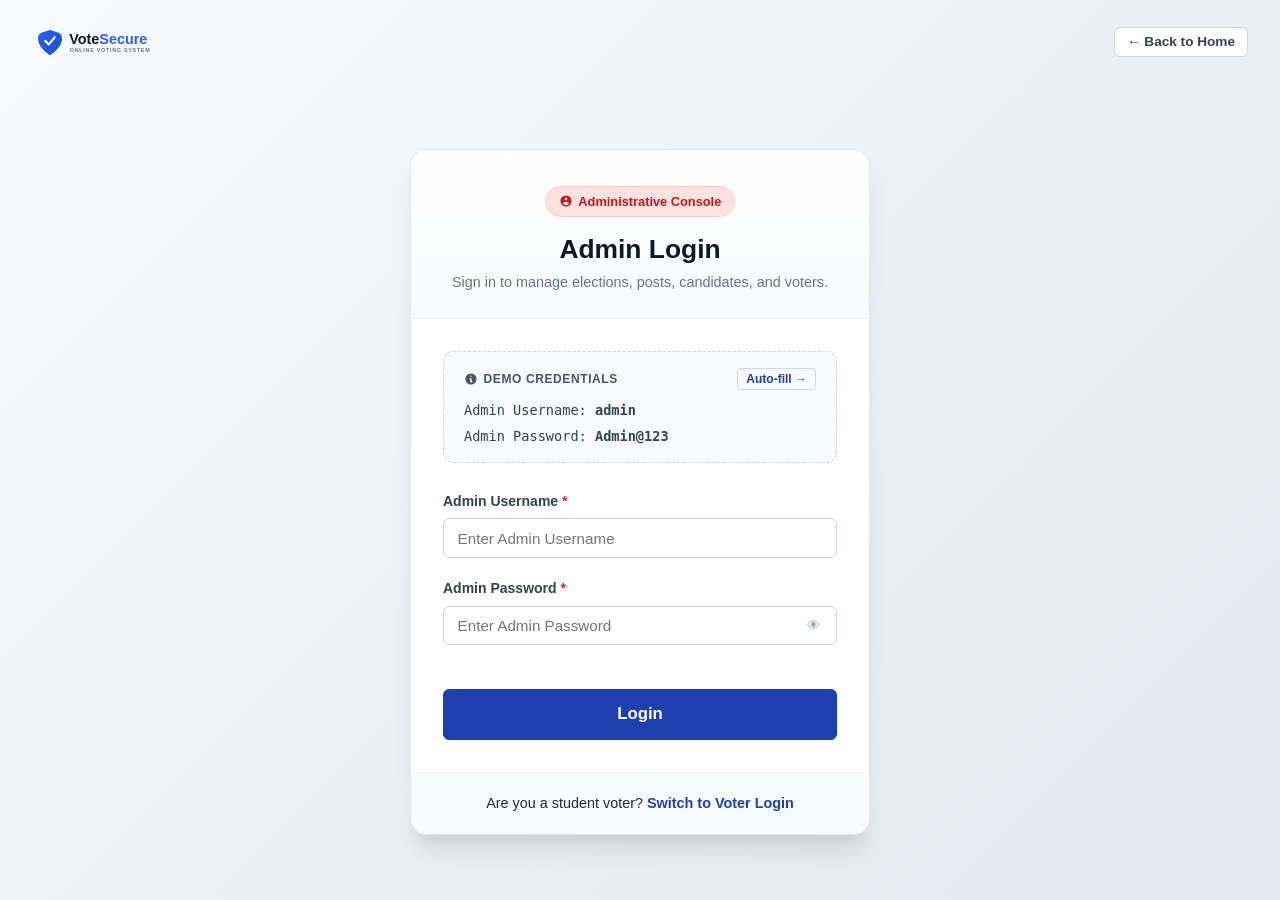
<file: pages/elections.html>
<!DOCTYPE html>
<html lang="en">
<head>
  <meta charset="UTF-8">
  <meta name="viewport" content="width=device-width, initial-scale=1.0">
  <title>Election Management — VoteSecure</title>
  <link rel="stylesheet" href="../css/style.css">
  <link rel="stylesheet" href="../css/dashboard.css">
  <link rel="stylesheet" href="../css/responsive.css">
</head>
<body>

  <div class="app-wrapper">
    <!-- Sidebar -->
    <aside class="sidebar" aria-label="Admin Navigation">
      <div class="sidebar-header">
        <a href="admin-dashboard.html" class="sidebar-brand">
          <img src="../assets/images/logo.svg" alt="VoteSecure Logo" style="height: 32px; filter: brightness(0) invert(1);">
        </a>
        <span class="sidebar-role-badge">Admin</span>
      </div>

      <nav class="sidebar-nav">
        <div class="sidebar-heading">Navigation</div>
        <a href="admin-dashboard.html" class="nav-item">
          <svg viewBox="0 0 20 20" fill="currentColor"><path d="M10.707 2.293a1 1 0 00-1.414 0l-7 7a1 1 0 001.414 1.414L4 10.414V17a1 1 0 001 1h2a1 1 0 001-1v-2a1 1 0 011-1h2a1 1 0 011 1v2a1 1 0 001 1h2a1 1 0 001-1v-6.586l.293.293a1 1 0 001.414-1.414l-7-7z"/></svg>
          <span>Dashboard</span>
        </a>
        <a href="elections.html" class="nav-item active">
          <svg viewBox="0 0 20 20" fill="currentColor"><path fill-rule="evenodd" d="M6 2a1 1 0 00-1 1v1H4a2 2 0 00-2 2v10a2 2 0 002 2h12a2 2 0 002-2V6a2 2 0 00-2-2h-1V3a1 1 0 10-2 0v1H7V3a1 1 0 00-1-1zm0 5a1 1 0 000 2h8a1 1 0 100-2H6z" clip-rule="evenodd"/></svg>
          <span>Elections</span>
        </a>
        <a href="posts.html" class="nav-item">
          <svg viewBox="0 0 20 20" fill="currentColor"><path fill-rule="evenodd" d="M3 4a1 1 0 011-1h12a1 1 0 110 2H4a1 1 0 01-1-1zm0 4a1 1 0 011-1h12a1 1 0 110 2H4a1 1 0 01-1-1zm0 4a1 1 0 011-1h12a1 1 0 110 2H4a1 1 0 01-1-1zm0 4a1 1 0 011-1h12a1 1 0 110 2H4a1 1 0 01-1-1z" clip-rule="evenodd"/></svg>
          <span>Posts</span>
        </a>
        <a href="voters.html" class="nav-item">
          <svg viewBox="0 0 20 20" fill="currentColor"><path d="M9 6a3 3 0 11-6 0 3 3 0 016 0zM17 6a3 3 0 11-6 0 3 3 0 016 0zM12.93 17c.046-.327.07-.66.07-1a6.97 6.97 0 00-1.5-4.33A5 5 0 0119 16v1h-6.07zM6 11a5 5 0 015 5v1H1v-1a5 5 0 015-5z"/></svg>
          <span>Voters</span>
        </a>
        <a href="candidates.html" class="nav-item">
          <svg viewBox="0 0 20 20" fill="currentColor"><path fill-rule="evenodd" d="M10 9a3 3 0 100-6 3 3 0 000 6zm-7 9a7 7 0 1114 0H3z" clip-rule="evenodd"/></svg>
          <span>Candidates</span>
        </a>

        <div class="sidebar-heading">Analytics &amp; Tools</div>
        <a href="results.html" class="nav-item">
          <svg viewBox="0 0 20 20" fill="currentColor"><path d="M2 11a1 1 0 011-1h2a1 1 0 011 1v5a1 1 0 01-1 1H3a1 1 0 01-1-1v-5zM8 7a1 1 0 011-1h2a1 1 0 011 1v9a1 1 0 01-1 1H9a1 1 0 01-1-1V7zM14 4a1 1 0 011-1h2a1 1 0 011 1v12a1 1 0 01-1 1h-2a1 1 0 01-1-1V4z"/></svg>
          <span>Results</span>
        </a>
        <a href="reports.html" class="nav-item">
          <svg viewBox="0 0 20 20" fill="currentColor"><path fill-rule="evenodd" d="M4 4a2 2 0 012-2h4.586A2 2 0 0112 2.586L15.414 6A2 2 0 0116 7.414V16a2 2 0 01-2 2H6a2 2 0 01-2-2V4zm2 6a1 1 0 011-1h6a1 1 0 110 2H7a1 1 0 01-1-1zm1 3a1 1 0 100 2h6a1 1 0 100-2H7z" clip-rule="evenodd"/></svg>
          <span>Reports</span>
        </a>
        <a href="settings.html" class="nav-item">
          <svg viewBox="0 0 20 20" fill="currentColor"><path fill-rule="evenodd" d="M11.49 3.17c-.38-1.56-2.6-1.56-2.98 0a1.532 1.532 0 01-2.286.948c-1.372-.836-2.942.734-2.106 2.106.54.886.061 2.042-.947 2.287-1.561.379-1.561 2.6 0 2.978a1.532 1.532 0 01.947 2.287c-.836 1.372.734 2.942 2.106 2.106a1.532 1.532 0 012.287.947c.379 1.561 2.6 1.561 2.978 0a1.533 1.533 0 012.287-.947c1.372.836 2.942-.734 2.106-2.106a1.533 1.533 0 01.947-2.287c1.561-.379 1.561-2.6 0-2.978a1.532 1.532 0 01-.947-2.287c.836-1.372-.734-2.942-2.106-2.106a1.532 1.532 0 01-2.287-.947zM10 13a3 3 0 100-6 3 3 0 000 6z" clip-rule="evenodd"/></svg>
          <span>Settings</span>
        </a>
      </nav>

      <div class="sidebar-footer">
        <div class="user-profile-summary">
          <div class="user-avatar">AD</div>
          <div class="user-info">
            <div class="user-info-name user-display-name">Administrator</div>
            <div class="user-info-sub">System Root</div>
          </div>
          <button type="button" class="btn btn-sm btn-outline-danger" data-action="logout" title="Sign Out" style="padding: 0.25rem 0.5rem;">
            ⏻
          </button>
        </div>
      </div>
    </aside>

    <!-- Main Content Area -->
    <div class="main-wrapper">
      <header class="topbar">
        <div class="topbar-left">
          <button class="sidebar-toggle-btn" id="sidebar-toggle" aria-label="Toggle navigation">
            <svg width="22" height="22" viewBox="0 0 20 20" fill="currentColor"><path fill-rule="evenodd" d="M3 5a1 1 0 011-1h12a1 1 0 110 2H4a1 1 0 01-1-1zM3 10a1 1 0 011-1h12a1 1 0 110 2H4a1 1 0 01-1-1zM3 15a1 1 0 011-1h12a1 1 0 110 2H4a1 1 0 01-1-1z" clip-rule="evenodd"/></svg>
          </button>
          <h1 class="topbar-title">Election Management</h1>
        </div>
        <div class="topbar-right">
          <button type="button" class="btn btn-primary" id="btn-open-add-election">
            <svg width="18" height="18" viewBox="0 0 20 20" fill="currentColor"><path fill-rule="evenodd" d="M10 5a1 1 0 011 1v3h3a1 1 0 110 2h-3v3a1 1 0 11-2 0v-3H6a1 1 0 110-2h3V6a1 1 0 011-1z" clip-rule="evenodd"/></svg>
            Create Election
          </button>
        </div>
      </header>

      <main class="main-content">
        <!-- Toolbar -->
        <div class="toolbar">
          <div class="search-input-group">
            <svg viewBox="0 0 20 20" fill="currentColor"><path fill-rule="evenodd" d="M8 4a4 4 0 100 8 4 4 0 000-8zM2 8a6 6 0 1110.89 3.476l4.817 4.817a1 1 0 01-1.414 1.414l-4.816-4.816A6 6 0 012 8z" clip-rule="evenodd"/></svg>
            <input type="text" id="election-search-input" class="form-control" placeholder="Search by election name or ID...">
          </div>

          <div class="filter-actions">
            <select id="election-status-filter" class="form-control" style="width: auto;">
              <option value="">All Statuses</option>
              <option value="Active">Active</option>
              <option value="Upcoming">Upcoming</option>
              <option value="Completed">Completed</option>
            </select>

            <span id="election-count-display" style="font-size: 0.85rem; color: var(--slate-500); font-weight: 500;">
              Loading elections...
            </span>
          </div>
        </div>

        <!-- Elections Cards Grid -->
        <div class="election-grid" id="elections-grid">
          <!-- Populated dynamically by elections.js -->
        </div>
      </main>
    </div>
  </div>

  <!-- Create / Edit Election Modal (Section 13) -->
  <div class="modal" id="election-modal">
    <div class="modal-backdrop" data-close-modal="election-modal"></div>
    <div class="modal-dialog modal-lg">
      <div class="modal-content">
        <form id="election-form" novalidate>
          <input type="hidden" id="election-form-mode" value="add">
          <input type="hidden" id="election-original-id" value="">

          <div class="modal-header">
            <h3 class="modal-title" id="modal-election-title">Create Election</h3>
            <button type="button" class="modal-close" data-close-modal="election-modal">&times;</button>
          </div>

          <div class="modal-body" style="max-height: 75vh; overflow-y: auto;">
            <div style="display: grid; grid-template-columns: 1fr 1fr; gap: 1rem;">
              <div class="form-group">
                <label class="form-label" for="election-id-input">Election ID <span class="required">*</span></label>
                <input type="text" id="election-id-input" class="form-control" placeholder="e.g. ELECTION001" required>
                <div class="form-help">Unique identifier.</div>
              </div>

              <div class="form-group">
                <label class="form-label" for="election-status-input">Election Status <span class="required">*</span></label>
                <select id="election-status-input" class="form-control" required>
                  <option value="Upcoming">Upcoming (Scheduled)</option>
                  <option value="Active">Active (Open for Voting)</option>
                  <option value="Completed">Completed (Concluded)</option>
                </select>
                <div class="form-help">Only Active elections allow voter ballots.</div>
              </div>
            </div>

            <div class="form-group">
              <label class="form-label" for="election-name-input">Election Name <span class="required">*</span></label>
              <input type="text" id="election-name-input" class="form-control" placeholder="e.g. College Student Council Election 2026" required>
            </div>

            <div class="form-group">
              <label class="form-label" for="election-desc-input">Description / Purpose</label>
              <textarea id="election-desc-input" class="form-control" rows="3" placeholder="Provide background, guidelines, and eligible voting departments..."></textarea>
            </div>

            <!-- Start Date & Time -->
            <div style="display: grid; grid-template-columns: 1fr 1fr; gap: 1rem; margin-bottom: 1rem;">
              <div class="form-group" style="margin-bottom: 0;">
                <label class="form-label" for="election-start-date">Start Date <span class="required">*</span></label>
                <input type="date" id="election-start-date" class="form-control" required>
              </div>

              <div class="form-group" style="margin-bottom: 0;">
                <label class="form-label" for="election-start-time">Start Time <span class="required">*</span></label>
                <input type="time" id="election-start-time" class="form-control" value="09:00" required>
              </div>
            </div>

            <!-- End Date & Time -->
            <div style="display: grid; grid-template-columns: 1fr 1fr; gap: 1rem;">
              <div class="form-group" style="margin-bottom: 0;">
                <label class="form-label" for="election-end-date">End Date <span class="required">*</span></label>
                <input type="date" id="election-end-date" class="form-control" required>
              </div>

              <div class="form-group" style="margin-bottom: 0;">
                <label class="form-label" for="election-end-time">End Time <span class="required">*</span></label>
                <input type="time" id="election-end-time" class="form-control" value="17:00" required>
              </div>
            </div>
          </div>

          <div class="modal-footer">
            <button type="button" class="btn btn-secondary" data-close-modal="election-modal">Cancel</button>
            <button type="submit" class="btn btn-primary" id="btn-save-election">Save Election</button>
          </div>
        </form>
      </div>
    </div>
  </div>

  <!-- Delete Election Confirmation Modal -->
  <div class="modal" id="delete-election-modal">
    <div class="modal-backdrop" data-close-modal="delete-election-modal"></div>
    <div class="modal-dialog modal-sm">
      <div class="modal-content">
        <div class="modal-header">
          <h3 class="modal-title" style="color: var(--danger);">Confirm Election Deletion</h3>
          <button type="button" class="modal-close" data-close-modal="delete-election-modal">&times;</button>
        </div>
        <div class="modal-body">
          <p style="font-size: 0.95rem; color: var(--slate-700); margin-bottom: 1rem;">
            Are you sure you want to delete <strong id="delete-elec-title-display"></strong> (<span id="delete-elec-id-display" style="font-family: var(--font-mono);"></span>)?
          </p>
          <div style="background-color: var(--danger-subtle); color: var(--danger); padding: 0.75rem; border-radius: var(--radius-sm); font-size: 0.8rem;">
            This will remove this election event from the system.
          </div>
        </div>
        <div class="modal-footer">
          <button type="button" class="btn btn-secondary" data-close-modal="delete-election-modal">Cancel</button>
          <button type="button" class="btn btn-danger" id="btn-confirm-delete-election">Delete Election</button>
        </div>
      </div>
    </div>
  </div>

  <!-- Scripts -->
  <script src="../js/storage.js"></script>
  <script src="../js/utils.js"></script>
  <script src="../js/auth.js"></script>
  <script src="../js/elections.js"></script>
</body>
</html>
</file>
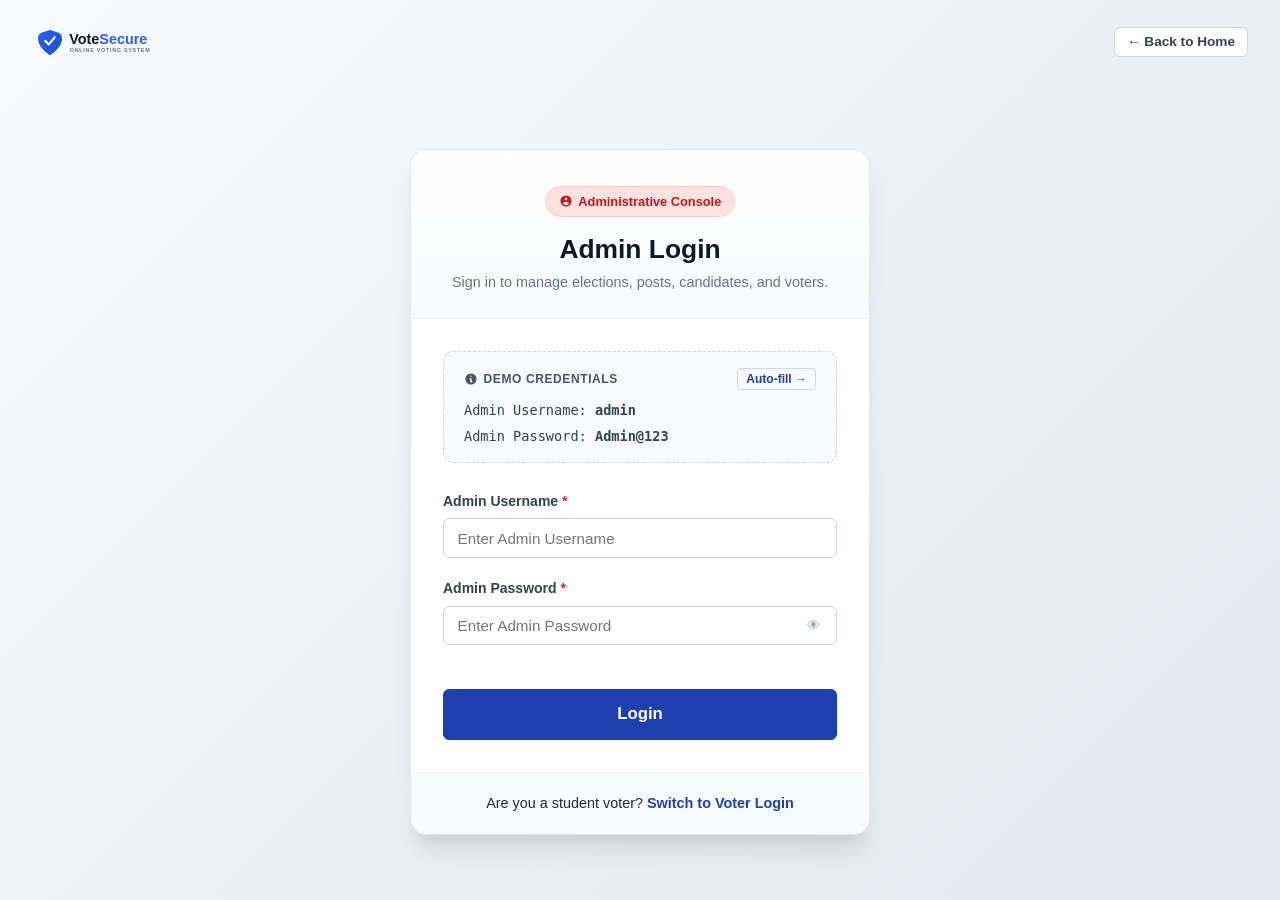
<file: pages/posts.html>
<!DOCTYPE html>
<html lang="en">
<head>
  <meta charset="UTF-8">
  <meta name="viewport" content="width=device-width, initial-scale=1.0">
  <title>Post Management — VoteSecure</title>
  <link rel="stylesheet" href="../css/style.css">
  <link rel="stylesheet" href="../css/dashboard.css">
  <link rel="stylesheet" href="../css/responsive.css">
</head>
<body>

  <div class="app-wrapper">
    <!-- Sidebar -->
    <aside class="sidebar" aria-label="Admin Navigation">
      <div class="sidebar-header">
        <a href="admin-dashboard.html" class="sidebar-brand">
          <img src="../assets/images/logo.svg" alt="VoteSecure Logo" style="height: 32px; filter: brightness(0) invert(1);">
        </a>
        <span class="sidebar-role-badge">Admin</span>
      </div>

      <nav class="sidebar-nav">
        <div class="sidebar-heading">Navigation</div>
        <a href="admin-dashboard.html" class="nav-item">
          <svg viewBox="0 0 20 20" fill="currentColor"><path d="M10.707 2.293a1 1 0 00-1.414 0l-7 7a1 1 0 001.414 1.414L4 10.414V17a1 1 0 001 1h2a1 1 0 001-1v-2a1 1 0 011-1h2a1 1 0 011 1v2a1 1 0 001 1h2a1 1 0 001-1v-6.586l.293.293a1 1 0 001.414-1.414l-7-7z"/></svg>
          <span>Dashboard</span>
        </a>
        <a href="elections.html" class="nav-item">
          <svg viewBox="0 0 20 20" fill="currentColor"><path fill-rule="evenodd" d="M6 2a1 1 0 00-1 1v1H4a2 2 0 00-2 2v10a2 2 0 002 2h12a2 2 0 002-2V6a2 2 0 00-2-2h-1V3a1 1 0 10-2 0v1H7V3a1 1 0 00-1-1zm0 5a1 1 0 000 2h8a1 1 0 100-2H6z" clip-rule="evenodd"/></svg>
          <span>Elections</span>
        </a>
        <a href="posts.html" class="nav-item active">
          <svg viewBox="0 0 20 20" fill="currentColor"><path fill-rule="evenodd" d="M3 4a1 1 0 011-1h12a1 1 0 110 2H4a1 1 0 01-1-1zm0 4a1 1 0 011-1h12a1 1 0 110 2H4a1 1 0 01-1-1zm0 4a1 1 0 011-1h12a1 1 0 110 2H4a1 1 0 01-1-1zm0 4a1 1 0 011-1h12a1 1 0 110 2H4a1 1 0 01-1-1z" clip-rule="evenodd"/></svg>
          <span>Posts</span>
        </a>
        <a href="voters.html" class="nav-item">
          <svg viewBox="0 0 20 20" fill="currentColor"><path d="M9 6a3 3 0 11-6 0 3 3 0 016 0zM17 6a3 3 0 11-6 0 3 3 0 016 0zM12.93 17c.046-.327.07-.66.07-1a6.97 6.97 0 00-1.5-4.33A5 5 0 0119 16v1h-6.07zM6 11a5 5 0 015 5v1H1v-1a5 5 0 015-5z"/></svg>
          <span>Voters</span>
        </a>
        <a href="candidates.html" class="nav-item">
          <svg viewBox="0 0 20 20" fill="currentColor"><path fill-rule="evenodd" d="M10 9a3 3 0 100-6 3 3 0 000 6zm-7 9a7 7 0 1114 0H3z" clip-rule="evenodd"/></svg>
          <span>Candidates</span>
        </a>

        <div class="sidebar-heading">Analytics &amp; Tools</div>
        <a href="results.html" class="nav-item">
          <svg viewBox="0 0 20 20" fill="currentColor"><path d="M2 11a1 1 0 011-1h2a1 1 0 011 1v5a1 1 0 01-1 1H3a1 1 0 01-1-1v-5zM8 7a1 1 0 011-1h2a1 1 0 011 1v9a1 1 0 01-1 1H9a1 1 0 01-1-1V7zM14 4a1 1 0 011-1h2a1 1 0 011 1v12a1 1 0 01-1 1h-2a1 1 0 01-1-1V4z"/></svg>
          <span>Results</span>
        </a>
        <a href="reports.html" class="nav-item">
          <svg viewBox="0 0 20 20" fill="currentColor"><path fill-rule="evenodd" d="M4 4a2 2 0 012-2h4.586A2 2 0 0112 2.586L15.414 6A2 2 0 0116 7.414V16a2 2 0 01-2 2H6a2 2 0 01-2-2V4zm2 6a1 1 0 011-1h6a1 1 0 110 2H7a1 1 0 01-1-1zm1 3a1 1 0 100 2h6a1 1 0 100-2H7z" clip-rule="evenodd"/></svg>
          <span>Reports</span>
        </a>
        <a href="settings.html" class="nav-item">
          <svg viewBox="0 0 20 20" fill="currentColor"><path fill-rule="evenodd" d="M11.49 3.17c-.38-1.56-2.6-1.56-2.98 0a1.532 1.532 0 01-2.286.948c-1.372-.836-2.942.734-2.106 2.106.54.886.061 2.042-.947 2.287-1.561.379-1.561 2.6 0 2.978a1.532 1.532 0 01.947 2.287c-.836 1.372.734 2.942 2.106 2.106a1.532 1.532 0 012.287.947c.379 1.561 2.6 1.561 2.978 0a1.533 1.533 0 012.287-.947c1.372.836 2.942-.734 2.106-2.106a1.533 1.533 0 01.947-2.287c1.561-.379 1.561-2.6 0-2.978a1.532 1.532 0 01-.947-2.287c.836-1.372-.734-2.942-2.106-2.106a1.532 1.532 0 01-2.287-.947zM10 13a3 3 0 100-6 3 3 0 000 6z" clip-rule="evenodd"/></svg>
          <span>Settings</span>
        </a>
      </nav>

      <div class="sidebar-footer">
        <div class="user-profile-summary">
          <div class="user-avatar">AD</div>
          <div class="user-info">
            <div class="user-info-name user-display-name">Administrator</div>
            <div class="user-info-sub">System Root</div>
          </div>
          <button type="button" class="btn btn-sm btn-outline-danger" data-action="logout" title="Sign Out" style="padding: 0.25rem 0.5rem;">
            ⏻
          </button>
        </div>
      </div>
    </aside>

    <!-- Main Content Area -->
    <div class="main-wrapper">
      <header class="topbar">
        <div class="topbar-left">
          <button class="sidebar-toggle-btn" id="sidebar-toggle" aria-label="Toggle navigation">
            <svg width="22" height="22" viewBox="0 0 20 20" fill="currentColor"><path fill-rule="evenodd" d="M3 5a1 1 0 011-1h12a1 1 0 110 2H4a1 1 0 01-1-1zM3 10a1 1 0 011-1h12a1 1 0 110 2H4a1 1 0 01-1-1zM3 15a1 1 0 011-1h12a1 1 0 110 2H4a1 1 0 01-1-1z" clip-rule="evenodd"/></svg>
          </button>
          <h1 class="topbar-title">Post / Position Management</h1>
        </div>
        <div class="topbar-right">
          <button type="button" class="btn btn-primary" id="btn-open-add-post">
            <svg width="18" height="18" viewBox="0 0 20 20" fill="currentColor"><path fill-rule="evenodd" d="M10 5a1 1 0 011 1v3h3a1 1 0 110 2h-3v3a1 1 0 11-2 0v-3H6a1 1 0 110-2h3V6a1 1 0 011-1z" clip-rule="evenodd"/></svg>
            Add Post
          </button>
        </div>
      </header>

      <main class="main-content">
        <!-- Toolbar -->
        <div class="toolbar">
          <div class="search-input-group">
            <svg viewBox="0 0 20 20" fill="currentColor"><path fill-rule="evenodd" d="M8 4a4 4 0 100 8 4 4 0 000-8zM2 8a6 6 0 1110.89 3.476l4.817 4.817a1 1 0 01-1.414 1.414l-4.816-4.816A6 6 0 012 8z" clip-rule="evenodd"/></svg>
            <input type="text" id="post-search-input" class="form-control" placeholder="Search by post name or description...">
          </div>

          <div class="filter-actions">
            <select id="post-election-filter" class="form-control" style="width: auto;">
              <option value="">All Elections</option>
            </select>

            <span id="post-count-display" style="font-size: 0.85rem; color: var(--slate-500); font-weight: 500;">
              Loading posts...
            </span>
          </div>
        </div>

        <!-- Posts Table Card -->
        <div class="card">
          <div class="table-responsive">
            <table class="table">
              <thead>
                <tr>
                  <th style="width: 100px;">Post ID</th>
                  <th>Position Title</th>
                  <th>Assigned Election</th>
                  <th style="width: 80px;">Order</th>
                  <th>Competing Candidates</th>
                  <th>Description</th>
                  <th style="min-width: 180px;">Actions</th>
                </tr>
              </thead>
              <tbody id="posts-table-body">
                <!-- Dynamically populated by posts.js -->
              </tbody>
            </table>
          </div>
        </div>
      </main>
    </div>
  </div>

  <!-- Add / Edit Post Modal -->
  <div class="modal" id="post-modal">
    <div class="modal-backdrop" data-close-modal="post-modal"></div>
    <div class="modal-dialog">
      <div class="modal-content">
        <form id="post-form" novalidate>
          <input type="hidden" id="post-form-mode" value="add">
          <input type="hidden" id="post-original-id" value="">

          <div class="modal-header">
            <h3 class="modal-title" id="modal-post-title">Add Electoral Post</h3>
            <button type="button" class="modal-close" data-close-modal="post-modal">&times;</button>
          </div>

          <div class="modal-body">
            <div style="display: grid; grid-template-columns: 1fr 1fr; gap: 1rem;">
              <div class="form-group">
                <label class="form-label" for="post-id-input">Post ID <span class="required">*</span></label>
                <input type="text" id="post-id-input" class="form-control" placeholder="e.g. POST001" required>
                <div class="form-help">Unique identifier.</div>
              </div>

              <div class="form-group">
                <label class="form-label" for="post-order-input">Ballot Order</label>
                <input type="number" id="post-order-input" class="form-control" placeholder="1, 2, 3..." min="1" value="1">
                <div class="form-help">Sequence on voter ballot.</div>
              </div>
            </div>

            <div class="form-group">
              <label class="form-label" for="post-name-input">Position Title <span class="required">*</span></label>
              <input type="text" id="post-name-input" class="form-control" placeholder="e.g. President, Vice President, Secretary" required>
            </div>

            <div class="form-group">
              <label class="form-label" for="post-election-select">Election Campaign <span class="required">*</span></label>
              <select id="post-election-select" class="form-control" required>
                <!-- Populated dynamically -->
              </select>
            </div>

            <div class="form-group">
              <label class="form-label" for="post-desc-input">Position Scope / Responsibilities</label>
              <textarea id="post-desc-input" class="form-control" rows="3" placeholder="Brief outline of duties, eligible voting body, and council responsibilities..."></textarea>
            </div>
          </div>

          <div class="modal-footer">
            <button type="button" class="btn btn-secondary" data-close-modal="post-modal">Cancel</button>
            <button type="submit" class="btn btn-primary" id="btn-save-post">Save Post</button>
          </div>
        </form>
      </div>
    </div>
  </div>

  <!-- Delete Post Confirmation Modal -->
  <div class="modal" id="delete-post-modal">
    <div class="modal-backdrop" data-close-modal="delete-post-modal"></div>
    <div class="modal-dialog modal-sm">
      <div class="modal-content">
        <div class="modal-header">
          <h3 class="modal-title" style="color: var(--danger);">Confirm Post Deletion</h3>
          <button type="button" class="modal-close" data-close-modal="delete-post-modal">&times;</button>
        </div>
        <div class="modal-body">
          <p style="font-size: 0.95rem; color: var(--slate-700); margin-bottom: 1rem;">
            Are you sure you want to delete post <strong id="delete-post-name-display"></strong> (<span id="delete-post-id-display" style="font-family: var(--font-mono);"></span>)?
          </p>
          <div style="background-color: var(--warning-subtle); color: #92400e; padding: 0.75rem; border-radius: var(--radius-sm); font-size: 0.8rem;">
            Any candidates registered for this post will become unassigned or deactivated.
          </div>
        </div>
        <div class="modal-footer">
          <button type="button" class="btn btn-secondary" data-close-modal="delete-post-modal">Cancel</button>
          <button type="button" class="btn btn-danger" id="btn-confirm-delete-post">Delete Post</button>
        </div>
      </div>
    </div>
  </div>

  <!-- Scripts -->
  <script src="../js/storage.js"></script>
  <script src="../js/utils.js"></script>
  <script src="../js/auth.js"></script>
  <script src="../js/posts.js"></script>
</body>
</html>
</file>
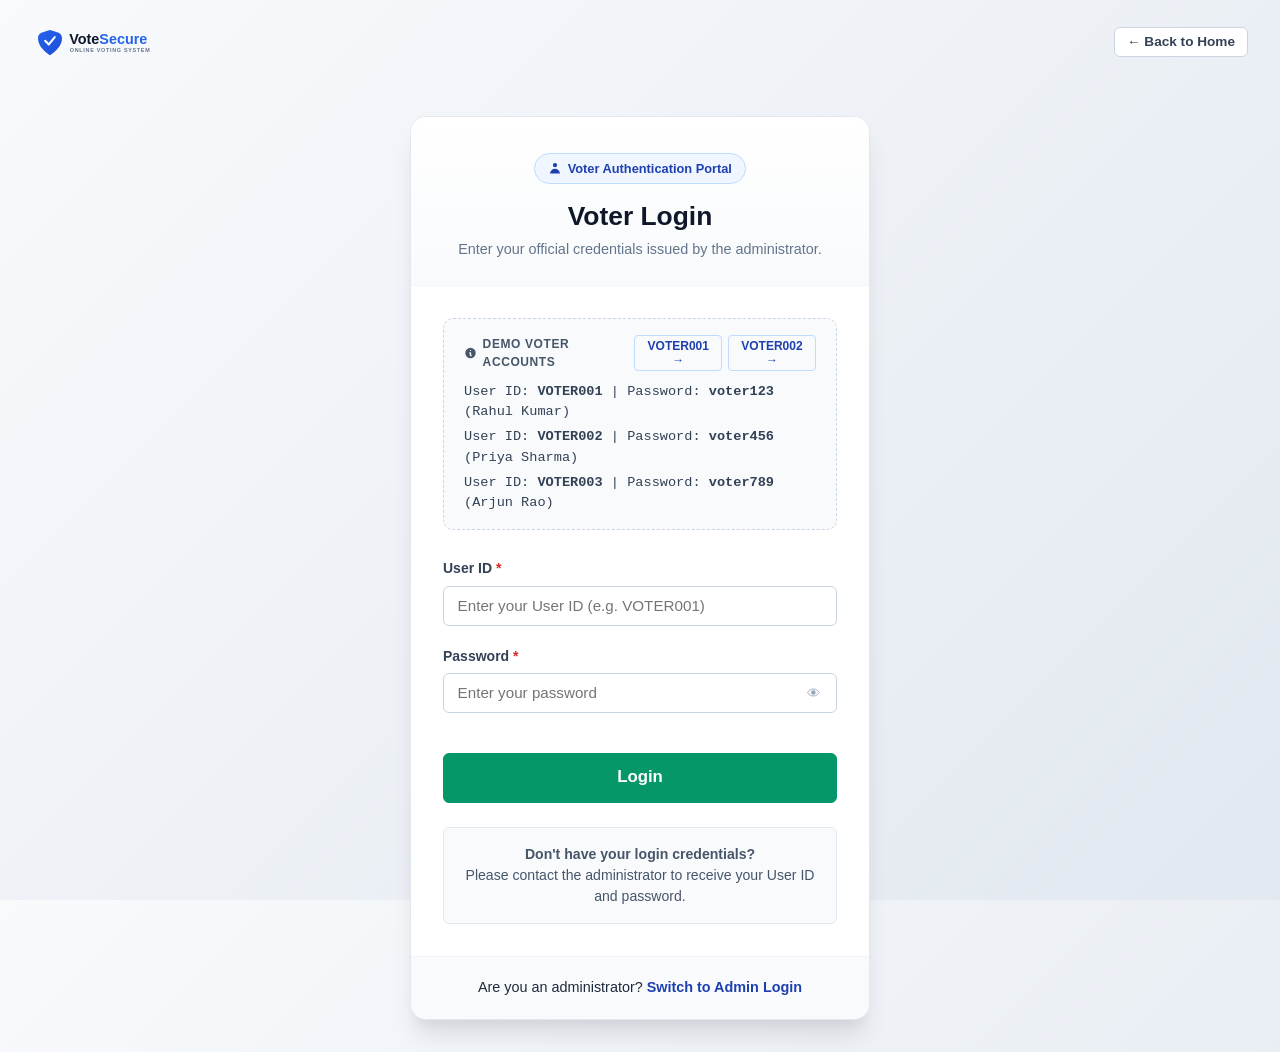
<file: pages/profile.html>
<!DOCTYPE html>
<html lang="en">
<head>
  <meta charset="UTF-8">
  <meta name="viewport" content="width=device-width, initial-scale=1.0">
  <title>Voter Profile &amp; Audit — VoteSecure</title>
  <link rel="stylesheet" href="../css/style.css">
  <link rel="stylesheet" href="../css/dashboard.css">
  <link rel="stylesheet" href="../css/responsive.css">
</head>
<body>

  <div class="app-wrapper">
    <!-- Sidebar (Section 27 Voter Navigation) -->
    <aside class="sidebar" aria-label="Voter Navigation">
      <div class="sidebar-header">
        <a href="voter-dashboard.html" class="sidebar-brand">
          <img src="../assets/images/logo.svg" alt="VoteSecure Logo" style="height: 32px; filter: brightness(0) invert(1);">
        </a>
        <span class="sidebar-role-badge" style="background-color: var(--accent); color: var(--white);">Voter</span>
      </div>

      <nav class="sidebar-nav">
        <div class="sidebar-heading">Navigation</div>
        <a href="voter-dashboard.html" class="nav-item">
          <svg viewBox="0 0 20 20" fill="currentColor"><path d="M10.707 2.293a1 1 0 00-1.414 0l-7 7a1 1 0 001.414 1.414L4 10.414V17a1 1 0 001 1h2a1 1 0 001-1v-2a1 1 0 011-1h2a1 1 0 011 1v2a1 1 0 001 1h2a1 1 0 001-1v-6.586l.293.293a1 1 0 001.414-1.414l-7-7z"/></svg>
          <span>Dashboard</span>
        </a>
        <a href="voting.html" class="nav-item">
          <svg viewBox="0 0 20 20" fill="currentColor"><path fill-rule="evenodd" d="M16.707 5.293a1 1 0 010 1.414l-8 8a1 1 0 01-1.414 0l-4-4a1 1 0 011.414-1.414L8 12.586l7.293-7.293a1 1 0 011.414 0z" clip-rule="evenodd"/></svg>
          <span>Active Election</span>
        </a>
        <a href="#history" class="nav-item">
          <svg viewBox="0 0 20 20" fill="currentColor"><path fill-rule="evenodd" d="M10 18a8 8 0 100-16 8 8 0 000 16zm1-12a1 1 0 10-2 0v4a1 1 0 00.293.707l2.828 2.829a1 1 0 101.415-1.415L11 9.586V6z" clip-rule="evenodd"/></svg>
          <span>My Voting Status</span>
        </a>
        <a href="profile.html" class="nav-item active">
          <svg viewBox="0 0 20 20" fill="currentColor"><path fill-rule="evenodd" d="M10 9a3 3 0 100-6 3 3 0 000 6zm-7 9a7 7 0 1114 0H3z" clip-rule="evenodd"/></svg>
          <span>Profile</span>
        </a>
      </nav>

      <div class="sidebar-footer">
        <div class="user-profile-summary">
          <div class="user-avatar" id="profile-avatar-initials" style="background-color: var(--accent);">VT</div>
          <div class="user-info">
            <div class="user-info-name user-display-name">Student Voter</div>
            <div class="user-info-sub user-display-id">VOTER001</div>
          </div>
          <button type="button" class="btn btn-sm btn-outline-danger" data-action="logout" title="Sign Out" style="padding: 0.25rem 0.5rem;">
            ⏻
          </button>
        </div>
      </div>
    </aside>

    <!-- Main Content Area -->
    <div class="main-wrapper">
      <header class="topbar">
        <div class="topbar-left">
          <button class="sidebar-toggle-btn" id="sidebar-toggle" aria-label="Toggle navigation">
            <svg width="22" height="22" viewBox="0 0 20 20" fill="currentColor"><path fill-rule="evenodd" d="M3 5a1 1 0 011-1h12a1 1 0 110 2H4a1 1 0 01-1-1zM3 10a1 1 0 011-1h12a1 1 0 110 2H4a1 1 0 01-1-1zM3 15a1 1 0 011-1h12a1 1 0 110 2H4a1 1 0 01-1-1z" clip-rule="evenodd"/></svg>
          </button>
          <h1 class="topbar-title">Voter Profile &amp; Audit Trail</h1>
        </div>
        <div class="topbar-right">
          <span class="badge badge-success" id="profile-status-badge">
            <span class="badge-dot"></span> Active Voter Account
          </span>
        </div>
      </header>

      <main class="main-content">
        <!-- Identity Summary Banner -->
        <div class="card" style="margin-bottom: 2rem;">
          <div class="card-body">
            <div style="display: flex; align-items: center; gap: 1.5rem; flex-wrap: wrap;">
              <img src="../assets/images/default-avatar.svg" style="width: 80px; height: 80px; border-radius: 50%; border: 3px solid var(--slate-200); background: #f8fafc;" alt="Avatar">
              <div>
                <h2 style="font-size: 1.5rem; color: var(--slate-900); margin-bottom: 0.25rem;" id="profile-name">
                  Loading...
                </h2>
                <div style="display: flex; align-items: center; gap: 0.75rem; flex-wrap: wrap;">
                  <span style="font-family: var(--font-mono); font-weight: 700; color: var(--primary); font-size: 1.05rem;" id="profile-id">
                    VOTER000
                  </span>
                  <span style="color: var(--slate-400);">&bull;</span>
                  <span style="font-size: 0.9rem; color: var(--slate-600);" id="profile-dept">Department</span>
                  <span style="color: var(--slate-400);">&bull;</span>
                  <span style="font-size: 0.85rem; color: var(--slate-500);">Created: <span id="profile-created-date">--</span></span>
                </div>
              </div>
            </div>
          </div>
        </div>

        <!-- Details Grid: Personal & Academic (Section 3) -->
        <div style="display: grid; grid-template-columns: repeat(auto-fit, minmax(360px, 1fr)); gap: 1.5rem; margin-bottom: 2rem;">
          
          <!-- Personal Information Card -->
          <div class="card">
            <div class="card-header">
              <h3 class="card-title">Personal Information</h3>
              <span class="badge badge-primary">Institutional Record</span>
            </div>
            <div class="table-responsive">
              <table class="table">
                <tbody>
                  <tr>
                    <td style="width: 35%; color: var(--slate-500); font-weight: 600;">Date of Birth</td>
                    <td id="profile-dob" style="font-weight: 600; color: var(--slate-800);">-</td>
                  </tr>
                  <tr>
                    <td style="color: var(--slate-500); font-weight: 600;">Gender</td>
                    <td id="profile-gender" style="font-weight: 600; color: var(--slate-800);">-</td>
                  </tr>
                  <tr>
                    <td style="color: var(--slate-500); font-weight: 600;">Email Address</td>
                    <td id="profile-email" style="font-weight: 600; color: var(--slate-800);">-</td>
                  </tr>
                  <tr>
                    <td style="color: var(--slate-500); font-weight: 600;">Phone Number</td>
                    <td id="profile-phone" style="font-weight: 600; color: var(--slate-800);">-</td>
                  </tr>
                  <tr>
                    <td style="color: var(--slate-500); font-weight: 600;">Permanent Address</td>
                    <td id="profile-address" style="color: var(--slate-700); font-size: 0.9rem;">-</td>
                  </tr>
                </tbody>
              </table>
            </div>
          </div>

          <!-- Academic / Organization Information Card -->
          <div class="card">
            <div class="card-header">
              <h3 class="card-title">Academic &amp; Institutional Profile</h3>
              <span class="badge badge-neutral">Campus Data</span>
            </div>
            <div class="table-responsive">
              <table class="table">
                <tbody>
                  <tr>
                    <td style="width: 40%; color: var(--slate-500); font-weight: 600;">Student / Emp ID</td>
                    <td id="profile-student-id" style="font-weight: 700; font-family: var(--font-mono); color: var(--primary);">-</td>
                  </tr>
                  <tr>
                    <td style="color: var(--slate-500); font-weight: 600;">Department / School</td>
                    <td id="profile-dept" style="font-weight: 600; color: var(--slate-800);">-</td>
                  </tr>
                  <tr>
                    <td style="color: var(--slate-500); font-weight: 600;">Class / Academic Year</td>
                    <td id="profile-year" style="font-weight: 600; color: var(--slate-800);">-</td>
                  </tr>
                  <tr>
                    <td style="color: var(--slate-500); font-weight: 600;">Section / Batch</td>
                    <td id="profile-section" style="font-weight: 600; color: var(--slate-800);">-</td>
                  </tr>
                  <tr>
                    <td style="color: var(--slate-500); font-weight: 600;">Authority Note</td>
                    <td style="font-size: 0.85rem; color: var(--slate-600);">
                      All records are officially managed by the Institutional Election Administrator.
                    </td>
                  </tr>
                </tbody>
              </table>
            </div>
          </div>
        </div>

        <!-- Ballot Participation History Card (Section 27 & 21) -->
        <div class="card" id="history">
          <div class="card-header">
            <div>
              <h3 class="card-title">Ballot Participation Audit History</h3>
              <p style="font-size: 0.85rem; color: var(--slate-500); margin: 0;">Verified ledger of all ballots cast under this voter ID</p>
            </div>
            <span class="badge badge-success">Tamper-Proof Ledger</span>
          </div>
          <div class="table-responsive">
            <table class="table">
              <thead>
                <tr>
                  <th>Election Title</th>
                  <th>Confirmation Code</th>
                  <th>Date &amp; Time</th>
                  <th>Status</th>
                  <th>Action</th>
                </tr>
              </thead>
              <tbody id="profile-voting-history-body">
                <!-- Dynamically populated by js/profile.js -->
              </tbody>
            </table>
          </div>
        </div>
      </main>
    </div>
  </div>

  <!-- Scripts -->
  <script src="../js/storage.js"></script>
  <script src="../js/utils.js"></script>
  <script src="../js/auth.js"></script>
  <script src="../js/profile.js"></script>
</body>
</html>
</file>
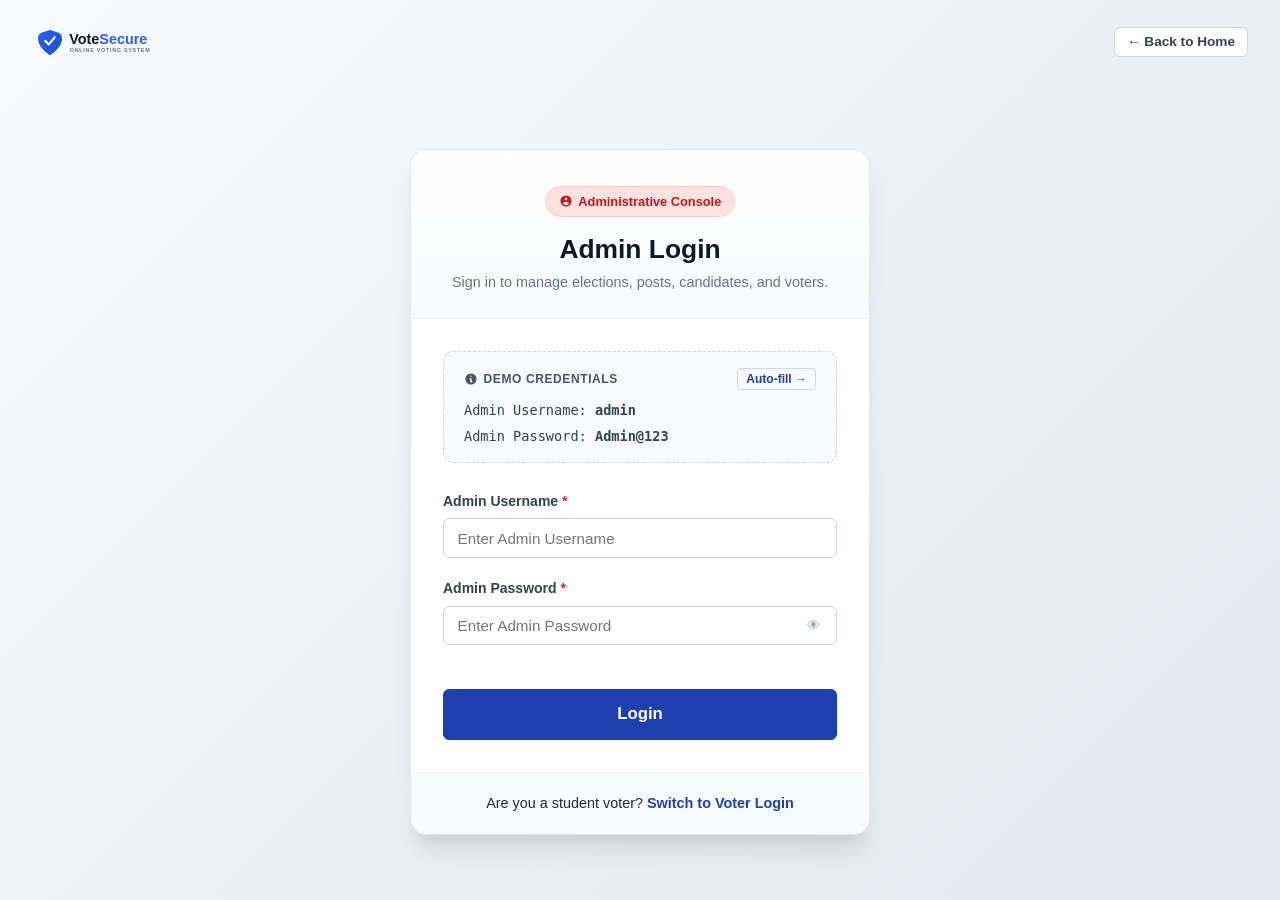
<file: pages/reports.html>
<!DOCTYPE html>
<html lang="en">
<head>
  <meta charset="UTF-8">
  <meta name="viewport" content="width=device-width, initial-scale=1.0">
  <title>Election Audit &amp; Reports — VoteSecure</title>
  <link rel="stylesheet" href="../css/style.css">
  <link rel="stylesheet" href="../css/dashboard.css">
  <link rel="stylesheet" href="../css/responsive.css">
  <style>
    @media print {
      .sidebar, .topbar, .btn, .filter-actions, .toolbar, .no-print {
        display: none !important;
      }
      .main-wrapper {
        margin-left: 0 !important;
        width: 100% !important;
      }
      .main-content {
        padding: 0 !important;
      }
      .card {
        box-shadow: none !important;
        border: 1px solid #ddd !important;
        margin-bottom: 1.5rem !important;
        break-inside: avoid;
      }
      body {
        background: #fff !important;
        color: #000 !important;
      }
    }
  </style>
</head>
<body>

  <div class="app-wrapper">
    <!-- Sidebar -->
    <aside class="sidebar" aria-label="Admin Navigation">
      <div class="sidebar-header">
        <a href="admin-dashboard.html" class="sidebar-brand">
          <img src="../assets/images/logo.svg" alt="VoteSecure Logo" style="height: 32px; filter: brightness(0) invert(1);">
        </a>
        <span class="sidebar-role-badge">Admin</span>
      </div>

      <nav class="sidebar-nav">
        <div class="sidebar-heading">Navigation</div>
        <a href="admin-dashboard.html" class="nav-item">
          <svg viewBox="0 0 20 20" fill="currentColor"><path d="M10.707 2.293a1 1 0 00-1.414 0l-7 7a1 1 0 001.414 1.414L4 10.414V17a1 1 0 001 1h2a1 1 0 001-1v-2a1 1 0 011-1h2a1 1 0 011 1v2a1 1 0 001 1h2a1 1 0 001-1v-6.586l.293.293a1 1 0 001.414-1.414l-7-7z"/></svg>
          <span>Dashboard</span>
        </a>
        <a href="elections.html" class="nav-item">
          <svg viewBox="0 0 20 20" fill="currentColor"><path fill-rule="evenodd" d="M6 2a1 1 0 00-1 1v1H4a2 2 0 00-2 2v10a2 2 0 002 2h12a2 2 0 002-2V6a2 2 0 00-2-2h-1V3a1 1 0 10-2 0v1H7V3a1 1 0 00-1-1zm0 5a1 1 0 000 2h8a1 1 0 100-2H6z" clip-rule="evenodd"/></svg>
          <span>Elections</span>
        </a>
        <a href="posts.html" class="nav-item">
          <svg viewBox="0 0 20 20" fill="currentColor"><path fill-rule="evenodd" d="M3 4a1 1 0 011-1h12a1 1 0 110 2H4a1 1 0 01-1-1zm0 4a1 1 0 011-1h12a1 1 0 110 2H4a1 1 0 01-1-1zm0 4a1 1 0 011-1h12a1 1 0 110 2H4a1 1 0 01-1-1zm0 4a1 1 0 011-1h12a1 1 0 110 2H4a1 1 0 01-1-1z" clip-rule="evenodd"/></svg>
          <span>Posts</span>
        </a>
        <a href="voters.html" class="nav-item">
          <svg viewBox="0 0 20 20" fill="currentColor"><path d="M9 6a3 3 0 11-6 0 3 3 0 016 0zM17 6a3 3 0 11-6 0 3 3 0 016 0zM12.93 17c.046-.327.07-.66.07-1a6.97 6.97 0 00-1.5-4.33A5 5 0 0119 16v1h-6.07zM6 11a5 5 0 015 5v1H1v-1a5 5 0 015-5z"/></svg>
          <span>Voters</span>
        </a>
        <a href="candidates.html" class="nav-item">
          <svg viewBox="0 0 20 20" fill="currentColor"><path fill-rule="evenodd" d="M10 9a3 3 0 100-6 3 3 0 000 6zm-7 9a7 7 0 1114 0H3z" clip-rule="evenodd"/></svg>
          <span>Candidates</span>
        </a>

        <div class="sidebar-heading">Analytics &amp; Tools</div>
        <a href="results.html" class="nav-item">
          <svg viewBox="0 0 20 20" fill="currentColor"><path d="M2 11a1 1 0 011-1h2a1 1 0 011 1v5a1 1 0 01-1 1H3a1 1 0 01-1-1v-5zM8 7a1 1 0 011-1h2a1 1 0 011 1v9a1 1 0 01-1 1H9a1 1 0 01-1-1V7zM14 4a1 1 0 011-1h2a1 1 0 011 1v12a1 1 0 01-1 1h-2a1 1 0 01-1-1V4z"/></svg>
          <span>Results</span>
        </a>
        <a href="reports.html" class="nav-item active">
          <svg viewBox="0 0 20 20" fill="currentColor"><path fill-rule="evenodd" d="M4 4a2 2 0 012-2h4.586A2 2 0 0112 2.586L15.414 6A2 2 0 0116 7.414V16a2 2 0 01-2 2H6a2 2 0 01-2-2V4zm2 6a1 1 0 011-1h6a1 1 0 110 2H7a1 1 0 01-1-1zm1 3a1 1 0 100 2h6a1 1 0 100-2H7z" clip-rule="evenodd"/></svg>
          <span>Reports</span>
        </a>
        <a href="settings.html" class="nav-item">
          <svg viewBox="0 0 20 20" fill="currentColor"><path fill-rule="evenodd" d="M11.49 3.17c-.38-1.56-2.6-1.56-2.98 0a1.532 1.532 0 01-2.286.948c-1.372-.836-2.942.734-2.106 2.106.54.886.061 2.042-.947 2.287-1.561.379-1.561 2.6 0 2.978a1.532 1.532 0 01.947 2.287c-.836 1.372.734 2.942 2.106 2.106a1.532 1.532 0 012.287.947c.379 1.561 2.6 1.561 2.978 0a1.533 1.533 0 012.287-.947c1.372.836 2.942-.734 2.106-2.106a1.533 1.533 0 01.947-2.287c1.561-.379 1.561-2.6 0-2.978a1.532 1.532 0 01-.947-2.287c.836-1.372-.734-2.942-2.106-2.106a1.532 1.532 0 01-2.287-.947zM10 13a3 3 0 100-6 3 3 0 000 6z" clip-rule="evenodd"/></svg>
          <span>Settings</span>
        </a>
      </nav>

      <div class="sidebar-footer">
        <div class="user-profile-summary">
          <div class="user-avatar">AD</div>
          <div class="user-info">
            <div class="user-info-name user-display-name">Administrator</div>
            <div class="user-info-sub">System Root</div>
          </div>
          <button type="button" class="btn btn-sm btn-outline-danger" data-action="logout" title="Sign Out" style="padding: 0.25rem 0.5rem;">
            ⏻
          </button>
        </div>
      </div>
    </aside>

    <!-- Main Content Area -->
    <div class="main-wrapper">
      <header class="topbar">
        <div class="topbar-left">
          <button class="sidebar-toggle-btn" id="sidebar-toggle" aria-label="Toggle navigation">
            <svg width="22" height="22" viewBox="0 0 20 20" fill="currentColor"><path fill-rule="evenodd" d="M3 5a1 1 0 011-1h12a1 1 0 110 2H4a1 1 0 01-1-1zM3 10a1 1 0 011-1h12a1 1 0 110 2H4a1 1 0 01-1-1zM3 15a1 1 0 011-1h12a1 1 0 110 2H4a1 1 0 01-1-1z" clip-rule="evenodd"/></svg>
          </button>
          <h1 class="topbar-title">Election Reports &amp; Exports</h1>
        </div>

        <div class="topbar-right">
          <div style="display: flex; gap: 0.75rem;">
            <button type="button" class="btn btn-secondary" id="btn-print-report">
              <svg width="18" height="18" viewBox="0 0 20 20" fill="currentColor"><path fill-rule="evenodd" d="M5 4v3H4a2 2 0 00-2 2v3a2 2 0 002 2h1v2a2 2 0 002 2h6a2 2 0 002-2v-2h1a2 2 0 002-2V9a2 2 0 00-2-2h-1V4a2 2 0 00-2-2H7a2 2 0 00-2 2zm8 0H7v3h6V4zm0 8H7v4h6v-4z" clip-rule="evenodd"/></svg>
              Print Report
            </button>
            <button type="button" class="btn btn-primary" id="btn-export-csv">
              <svg width="18" height="18" viewBox="0 0 20 20" fill="currentColor"><path fill-rule="evenodd" d="M3 17a1 1 0 011-1h12a1 1 0 110 2H4a1 1 0 01-1-1zm3.293-7.707a1 1 0 011.414 0L9 10.586V3a1 1 0 112 0v7.586l1.293-1.293a1 1 0 111.414 1.414l-3 3a1 1 0 01-1.414 0l-3-3a1 1 0 010-1.414z" clip-rule="evenodd"/></svg>
              Export CSV
            </button>
          </div>
        </div>
      </header>

      <main class="main-content">
        <!-- Selector Toolbar (Section 36) -->
        <div class="toolbar">
          <div>
            <h3 style="font-size: 1.15rem; margin-bottom: 0.2rem;" id="report-title-display">Election Comprehensive Report</h3>
            <span style="font-size: 0.85rem; color: var(--slate-500);" id="report-generated-date">Generating report...</span>
          </div>

          <div class="filter-actions">
            <!-- Report Type Dropdown (Section 36) -->
            <label for="report-type-selector" style="font-size: 0.85rem; font-weight: 600; color: var(--slate-600); margin: 0;">Report Type:</label>
            <select id="report-type-selector" class="form-control" style="width: auto; font-weight: 600;">
              <option value="election">Election Report</option>
              <option value="voters">Voter List Report</option>
              <option value="candidates">Candidate List Report</option>
              <option value="participation">Voting Participation Report</option>
              <option value="post-results">Post-Wise Results</option>
              <option value="cand-results">Candidate Results</option>
            </select>

            <!-- Election Selector -->
            <label for="report-election-selector" style="font-size: 0.85rem; font-weight: 600; color: var(--slate-600); margin: 0;">Election:</label>
            <select id="report-election-selector" class="form-control" style="width: auto; font-weight: 600;">
              <!-- Populated dynamically -->
            </select>
          </div>
        </div>

        <!-- Dynamic Report Container -->
        <div id="dynamic-report-container">
          <!-- Populated dynamically based on report-type-selector -->
        </div>
      </main>
    </div>
  </div>

  <!-- Scripts -->
  <script src="../js/storage.js"></script>
  <script src="../js/utils.js"></script>
  <script src="../js/auth.js"></script>
  <script src="../js/reports.js"></script>
</body>
</html>
</file>
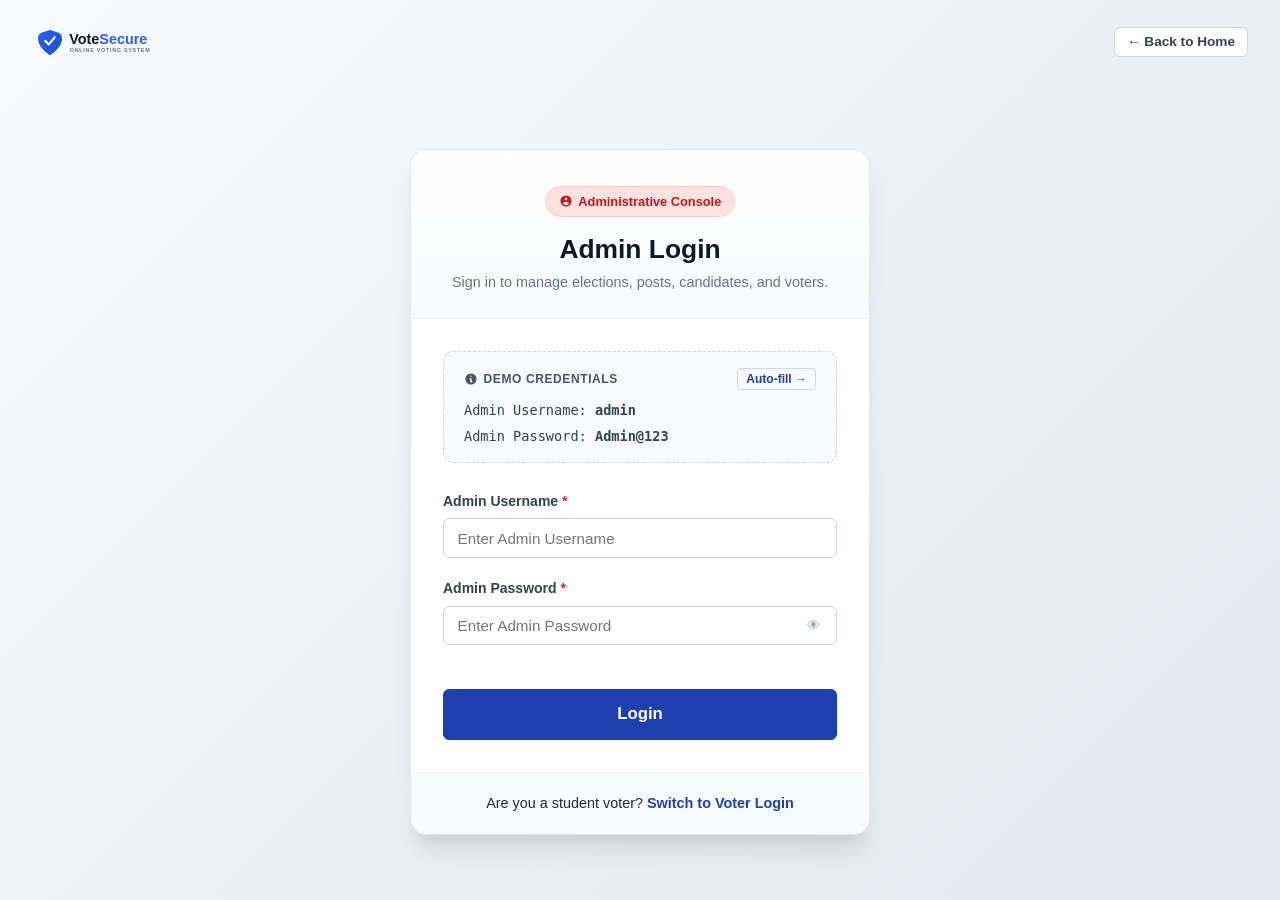
<file: pages/results.html>
<!DOCTYPE html>
<html lang="en">
<head>
  <meta charset="UTF-8">
  <meta name="viewport" content="width=device-width, initial-scale=1.0">
  <title>Election Results — VoteSecure</title>
  <link rel="stylesheet" href="../css/style.css">
  <link rel="stylesheet" href="../css/dashboard.css">
  <link rel="stylesheet" href="../css/responsive.css">
</head>
<body>

  <div class="app-wrapper">
    <!-- Sidebar -->
    <aside class="sidebar" id="app-sidebar" aria-label="Navigation">
      <div class="sidebar-header">
        <a href="admin-dashboard.html" class="sidebar-brand" id="brand-dashboard-link">
          <img src="../assets/images/logo.svg" alt="VoteSecure Logo" style="height: 32px; filter: brightness(0) invert(1);">
        </a>
        <span class="sidebar-role-badge" id="sidebar-role-badge">Admin</span>
      </div>

      <!-- Navigation dynamically populated for Admin vs Voter -->
      <nav class="sidebar-nav" id="sidebar-nav-container">
        <!-- Rendered by results.js -->
      </nav>

      <div class="sidebar-footer">
        <div class="user-profile-summary">
          <div class="user-avatar" id="footer-user-avatar">AD</div>
          <div class="user-info">
            <div class="user-info-name user-display-name">Active User</div>
            <div class="user-info-sub" id="footer-user-role">Administrator</div>
          </div>
          <button type="button" class="btn btn-sm btn-outline-danger" data-action="logout" title="Sign Out" style="padding: 0.25rem 0.5rem;">
            ⏻
          </button>
        </div>
      </div>
    </aside>

    <!-- Main Content Area -->
    <div class="main-wrapper">
      <header class="topbar">
        <div class="topbar-left">
          <button class="sidebar-toggle-btn" id="sidebar-toggle" aria-label="Toggle navigation">
            <svg width="22" height="22" viewBox="0 0 20 20" fill="currentColor"><path fill-rule="evenodd" d="M3 5a1 1 0 011-1h12a1 1 0 110 2H4a1 1 0 01-1-1zM3 10a1 1 0 011-1h12a1 1 0 110 2H4a1 1 0 01-1-1zM3 15a1 1 0 011-1h12a1 1 0 110 2H4a1 1 0 01-1-1z" clip-rule="evenodd"/></svg>
          </button>
          <h1 class="topbar-title">Election Results</h1>
        </div>

        <div class="topbar-right">
          <div style="display: flex; align-items: center; gap: 0.5rem;">
            <label for="results-election-selector" style="font-size: 0.85rem; font-weight: 600; color: var(--slate-600); margin: 0;">Election:</label>
            <select id="results-election-selector" class="form-control" style="width: auto; font-weight: 600;">
              <!-- Populated dynamically -->
            </select>
          </div>
        </div>
      </header>

      <main class="main-content" id="results-main-content">
        <!-- Restricted Access Notice (if voter and public results disabled) -->
        <div id="results-restricted-container" style="display: none;">
          <div class="card text-center" style="max-width: 620px; margin: 3rem auto; padding: 3rem 2rem;">
            <div style="width: 64px; height: 64px; border-radius: 50%; background: var(--warning-subtle); color: #92400e; display: flex; align-items: center; justify-content: center; margin: 0 auto 1.5rem;">
              <svg width="36" height="36" viewBox="0 0 20 20" fill="currentColor"><path fill-rule="evenodd" d="M5 9V7a5 5 0 0110 0v2a2 2 0 012 2v5a2 2 0 01-2 2H5a2 2 0 01-2-2v-5a2 2 0 012-2zm8-2v2H7V7a3 3 0 016 0z" clip-rule="evenodd"/></svg>
            </div>
            <h2 style="font-size: 1.5rem; margin-bottom: 0.5rem;">Results Are Restricted</h2>
            <p style="color: var(--slate-600); line-height: 1.6; margin-bottom: 1.5rem;">
              Election results are currently restricted by the administrator. Only authorized officials may review tallies until public results are published.
            </p>
            <a href="voter-dashboard.html" class="btn btn-primary" style="margin: 0 auto;">Return to Voter Dashboard</a>
          </div>
        </div>

        <!-- Authorized Results View -->
        <div id="results-authorized-view">
          <!-- Election Summary & Overall Statistics (Section 22) -->
          <div class="card" style="margin-bottom: 2rem;">
            <div class="card-header">
              <div>
                <h2 style="font-size: 1.35rem; color: var(--slate-900); margin: 0 0 0.25rem;" id="results-election-name">Election Summary</h2>
                <span style="font-size: 0.85rem; color: var(--slate-500);">Live tally computed dynamically from ballot ledger</span>
              </div>
              <button type="button" class="btn btn-secondary btn-sm" onclick="location.reload();">
                <svg width="16" height="16" viewBox="0 0 20 20" fill="currentColor"><path fill-rule="evenodd" d="M4 2a1 1 0 011 1v2.101a7.002 7.002 0 0111.601 2.566 1 1 0 11-1.885.666A5.002 5.002 0 005.999 7H9a1 1 0 010 2H4a1 1 0 01-1-1V3a1 1 0 011-1zm.008 9.057a1 1 0 011.276.61A5.002 5.002 0 0014.001 13H11a1 1 0 110-2h5a1 1 0 011 1v5a1 1 0 11-2 0v-2.101a7.002 7.002 0 01-11.601-2.566 1 1 0 01.61-1.276z" clip-rule="evenodd"/></svg>
                Refresh Tallies
              </button>
            </div>

            <div class="card-body">
              <!-- 5 Overall Statistics Cards (Section 22) -->
              <div style="display: grid; grid-template-columns: repeat(auto-fit, minmax(170px, 1fr)); gap: 1rem; margin-bottom: 1.5rem;">
                <!-- 1. Total Registered Voters -->
                <div style="background: var(--slate-50); border: 1px solid var(--slate-200); border-radius: var(--radius-sm); padding: 1rem;">
                  <div style="font-size: 0.75rem; color: var(--slate-500); text-transform: uppercase; font-weight: 700;">Total Registered Voters</div>
                  <div style="font-size: 1.65rem; font-weight: 800; color: var(--slate-900); margin: 0.25rem 0;" id="results-total-voters">0</div>
                  <div style="font-size: 0.75rem; color: var(--slate-500);" id="results-active-sub">0 Active Eligible</div>
                </div>

                <!-- 2. Total Votes Cast -->
                <div style="background: var(--slate-50); border: 1px solid var(--slate-200); border-radius: var(--radius-sm); padding: 1rem;">
                  <div style="font-size: 0.75rem; color: var(--slate-500); text-transform: uppercase; font-weight: 700;">Total Votes Cast</div>
                  <div style="font-size: 1.65rem; font-weight: 800; color: var(--accent); margin: 0.25rem 0;" id="results-votes-cast">0</div>
                  <div style="font-size: 0.75rem; color: var(--slate-500);">Verified sealed ballots</div>
                </div>

                <!-- 3. Total Voters Who Have Not Voted -->
                <div style="background: var(--slate-50); border: 1px solid var(--slate-200); border-radius: var(--radius-sm); padding: 1rem;">
                  <div style="font-size: 0.75rem; color: var(--slate-500); text-transform: uppercase; font-weight: 700;">Not Voted Yet</div>
                  <div style="font-size: 1.65rem; font-weight: 800; color: var(--slate-700); margin: 0.25rem 0;" id="results-not-voted">0</div>
                  <div style="font-size: 0.75rem; color: var(--slate-500);">Pending eligible voters</div>
                </div>

                <!-- 4. Participation Percentage -->
                <div style="background: var(--slate-50); border: 1px solid var(--slate-200); border-radius: var(--radius-sm); padding: 1rem;">
                  <div style="font-size: 0.75rem; color: var(--slate-500); text-transform: uppercase; font-weight: 700;">Participation %</div>
                  <div style="font-size: 1.65rem; font-weight: 800; color: var(--primary); margin: 0.25rem 0;" id="results-participation-pct">0%</div>
                  <div style="font-size: 0.75rem; color: var(--slate-500);">Official turnout rate</div>
                </div>

                <!-- 5. Election Status -->
                <div style="background: var(--slate-50); border: 1px solid var(--slate-200); border-radius: var(--radius-sm); padding: 1rem;">
                  <div style="font-size: 0.75rem; color: var(--slate-500); text-transform: uppercase; font-weight: 700;">Election Status</div>
                  <div style="font-size: 1.4rem; font-weight: 800; margin: 0.35rem 0;" id="results-election-status-display">Active</div>
                  <div style="font-size: 0.75rem; color: var(--slate-500);" id="results-schedule-sub">Live election</div>
                </div>
              </div>

              <!-- Overall Turnout Progress Bar -->
              <div>
                <div style="display: flex; justify-content: space-between; font-size: 0.85rem; color: var(--slate-600); margin-bottom: 0.35rem;">
                  <span>Voter Participation Progress</span>
                  <span id="results-turnout-label">0% Turnout</span>
                </div>
                <div class="progress-bar-container" style="height: 10px;">
                  <div class="progress-bar-fill" id="results-turnout-bar" style="width: 0%;"></div>
                </div>
              </div>
            </div>
          </div>

          <!-- Section 23 & 24: Post-Wise Results & Dynamic Visualization -->
          <div id="results-posts-container">
            <!-- Dynamically populated by results.js -->
          </div>
        </div>
      </main>
    </div>
  </div>

  <!-- Scripts -->
  <script src="../js/storage.js"></script>
  <script src="../js/utils.js"></script>
  <script src="../js/auth.js"></script>
  <script src="../js/results.js"></script>
</body>
</html>
</file>
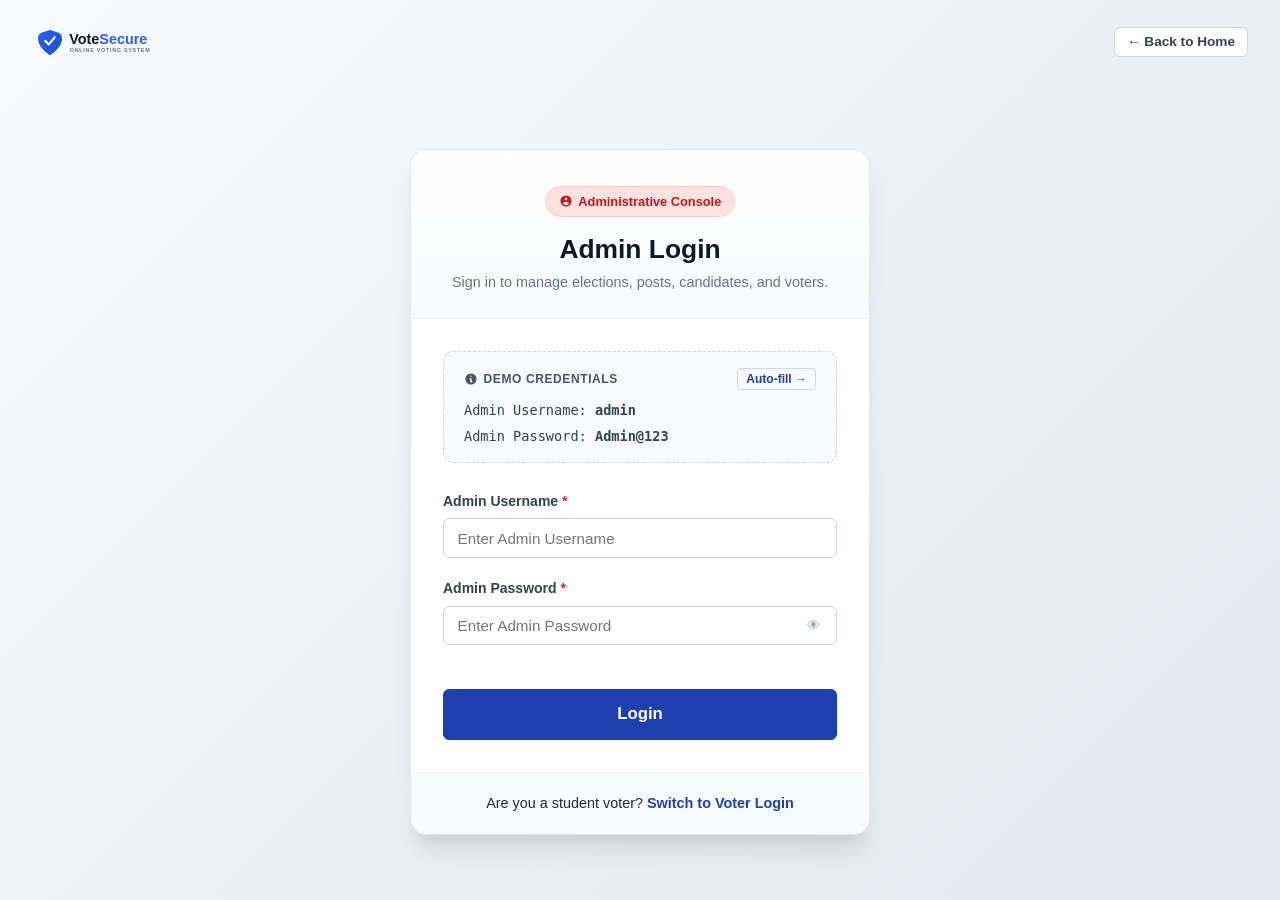
<file: pages/settings.html>
<!DOCTYPE html>
<html lang="en">
<head>
  <meta charset="UTF-8">
  <meta name="viewport" content="width=device-width, initial-scale=1.0">
  <title>System Settings — VoteSecure</title>
  <link rel="stylesheet" href="../css/style.css">
  <link rel="stylesheet" href="../css/dashboard.css">
  <link rel="stylesheet" href="../css/responsive.css">
</head>
<body>

  <div class="app-wrapper">
    <!-- Sidebar -->
    <aside class="sidebar" aria-label="Admin Navigation">
      <div class="sidebar-header">
        <a href="admin-dashboard.html" class="sidebar-brand">
          <img src="../assets/images/logo.svg" alt="VoteSecure Logo" style="height: 32px; filter: brightness(0) invert(1);">
        </a>
        <span class="sidebar-role-badge">Admin</span>
      </div>

      <nav class="sidebar-nav">
        <div class="sidebar-heading">Navigation</div>
        <a href="admin-dashboard.html" class="nav-item">
          <svg viewBox="0 0 20 20" fill="currentColor"><path d="M10.707 2.293a1 1 0 00-1.414 0l-7 7a1 1 0 001.414 1.414L4 10.414V17a1 1 0 001 1h2a1 1 0 001-1v-2a1 1 0 011-1h2a1 1 0 011 1v2a1 1 0 001 1h2a1 1 0 001-1v-6.586l.293.293a1 1 0 001.414-1.414l-7-7z"/></svg>
          <span>Dashboard</span>
        </a>
        <a href="elections.html" class="nav-item">
          <svg viewBox="0 0 20 20" fill="currentColor"><path fill-rule="evenodd" d="M6 2a1 1 0 00-1 1v1H4a2 2 0 00-2 2v10a2 2 0 002 2h12a2 2 0 002-2V6a2 2 0 00-2-2h-1V3a1 1 0 10-2 0v1H7V3a1 1 0 00-1-1zm0 5a1 1 0 000 2h8a1 1 0 100-2H6z" clip-rule="evenodd"/></svg>
          <span>Elections</span>
        </a>
        <a href="posts.html" class="nav-item">
          <svg viewBox="0 0 20 20" fill="currentColor"><path fill-rule="evenodd" d="M3 4a1 1 0 011-1h12a1 1 0 110 2H4a1 1 0 01-1-1zm0 4a1 1 0 011-1h12a1 1 0 110 2H4a1 1 0 01-1-1zm0 4a1 1 0 011-1h12a1 1 0 110 2H4a1 1 0 01-1-1zm0 4a1 1 0 011-1h12a1 1 0 110 2H4a1 1 0 01-1-1z" clip-rule="evenodd"/></svg>
          <span>Posts</span>
        </a>
        <a href="voters.html" class="nav-item">
          <svg viewBox="0 0 20 20" fill="currentColor"><path d="M9 6a3 3 0 11-6 0 3 3 0 016 0zM17 6a3 3 0 11-6 0 3 3 0 016 0zM12.93 17c.046-.327.07-.66.07-1a6.97 6.97 0 00-1.5-4.33A5 5 0 0119 16v1h-6.07zM6 11a5 5 0 015 5v1H1v-1a5 5 0 015-5z"/></svg>
          <span>Voters</span>
        </a>
        <a href="candidates.html" class="nav-item">
          <svg viewBox="0 0 20 20" fill="currentColor"><path fill-rule="evenodd" d="M10 9a3 3 0 100-6 3 3 0 000 6zm-7 9a7 7 0 1114 0H3z" clip-rule="evenodd"/></svg>
          <span>Candidates</span>
        </a>

        <div class="sidebar-heading">Analytics &amp; Tools</div>
        <a href="results.html" class="nav-item">
          <svg viewBox="0 0 20 20" fill="currentColor"><path d="M2 11a1 1 0 011-1h2a1 1 0 011 1v5a1 1 0 01-1 1H3a1 1 0 01-1-1v-5zM8 7a1 1 0 011-1h2a1 1 0 011 1v9a1 1 0 01-1 1H9a1 1 0 01-1-1V7zM14 4a1 1 0 011-1h2a1 1 0 011 1v12a1 1 0 01-1 1h-2a1 1 0 01-1-1V4z"/></svg>
          <span>Results</span>
        </a>
        <a href="reports.html" class="nav-item">
          <svg viewBox="0 0 20 20" fill="currentColor"><path fill-rule="evenodd" d="M4 4a2 2 0 012-2h4.586A2 2 0 0112 2.586L15.414 6A2 2 0 0116 7.414V16a2 2 0 01-2 2H6a2 2 0 01-2-2V4zm2 6a1 1 0 011-1h6a1 1 0 110 2H7a1 1 0 01-1-1zm1 3a1 1 0 100 2h6a1 1 0 100-2H7z" clip-rule="evenodd"/></svg>
          <span>Reports</span>
        </a>
        <a href="settings.html" class="nav-item active">
          <svg viewBox="0 0 20 20" fill="currentColor"><path fill-rule="evenodd" d="M11.49 3.17c-.38-1.56-2.6-1.56-2.98 0a1.532 1.532 0 01-2.286.948c-1.372-.836-2.942.734-2.106 2.106.54.886.061 2.042-.947 2.287-1.561.379-1.561 2.6 0 2.978a1.532 1.532 0 01.947 2.287c-.836 1.372.734 2.942 2.106 2.106a1.532 1.532 0 012.287.947c.379 1.561 2.6 1.561 2.978 0a1.533 1.533 0 012.287-.947c1.372.836 2.942-.734 2.106-2.106a1.533 1.533 0 01.947-2.287c1.561-.379 1.561-2.6 0-2.978a1.532 1.532 0 01-.947-2.287c.836-1.372-.734-2.942-2.106-2.106a1.532 1.532 0 01-2.287-.947zM10 13a3 3 0 100-6 3 3 0 000 6z" clip-rule="evenodd"/></svg>
          <span>Settings</span>
        </a>
      </nav>

      <div class="sidebar-footer">
        <div class="user-profile-summary">
          <div class="user-avatar">AD</div>
          <div class="user-info">
            <div class="user-info-name user-display-name">Administrator</div>
            <div class="user-info-sub">System Root</div>
          </div>
          <button type="button" class="btn btn-sm btn-outline-danger" data-action="logout" title="Sign Out" style="padding: 0.25rem 0.5rem;">
            ⏻
          </button>
        </div>
      </div>
    </aside>

    <!-- Main Content Area -->
    <div class="main-wrapper">
      <header class="topbar">
        <div class="topbar-left">
          <button class="sidebar-toggle-btn" id="sidebar-toggle" aria-label="Toggle navigation">
            <svg width="22" height="22" viewBox="0 0 20 20" fill="currentColor"><path fill-rule="evenodd" d="M3 5a1 1 0 011-1h12a1 1 0 110 2H4a1 1 0 01-1-1zM3 10a1 1 0 011-1h12a1 1 0 110 2H4a1 1 0 01-1-1zM3 15a1 1 0 011-1h12a1 1 0 110 2H4a1 1 0 01-1-1z" clip-rule="evenodd"/></svg>
          </button>
          <h1 class="topbar-title">System Settings &amp; Configuration</h1>
        </div>
      </header>

      <main class="main-content">
        <!-- Settings Grid -->
        <div style="display: grid; grid-template-columns: repeat(auto-fit, minmax(360px, 1fr)); gap: 1.5rem; margin-bottom: 2rem;">
          
          <!-- Admin Profile Card -->
          <div class="card">
            <div class="card-header">
              <h3 class="card-title">Administrator Profile</h3>
              <span class="badge badge-primary">Account</span>
            </div>
            <div class="card-body">
              <form id="form-admin-profile">
                <div class="form-group">
                  <label class="form-label" for="admin-username">Admin Username</label>
                  <input type="text" id="admin-username" class="form-control" readonly style="background: var(--slate-100); font-family: var(--font-mono); font-weight: 600;">
                  <span class="form-hint">Username is locked to institutional root.</span>
                </div>

                <div class="form-group">
                  <label class="form-label" for="admin-name">Full Display Name <span class="required">*</span></label>
                  <input type="text" id="admin-name" class="form-control" required placeholder="e.g. System Administrator">
                </div>

                <div class="form-group">
                  <label class="form-label" for="admin-email">Official Admin Email <span class="required">*</span></label>
                  <input type="email" id="admin-email" class="form-control" required placeholder="e.g. admin@votesecure.edu">
                </div>

                <button type="submit" class="btn btn-primary" style="margin-top: 0.5rem;">
                  Save Profile Changes
                </button>
              </form>
            </div>
          </div>

          <!-- Change Admin Password Card -->
          <div class="card">
            <div class="card-header">
              <h3 class="card-title">Change Admin Password</h3>
              <span class="badge badge-neutral">Security</span>
            </div>
            <div class="card-body">
              <form id="form-admin-password">
                <div class="form-group">
                  <label class="form-label" for="admin-current-password">Current Password <span class="required">*</span></label>
                  <input type="password" id="admin-current-password" class="form-control" required placeholder="Current administrator password">
                  <span class="form-hint">Default demo password is <code>Admin@123</code></span>
                </div>

                <div class="form-group">
                  <label class="form-label" for="admin-new-password">New Password <span class="required">*</span></label>
                  <input type="password" id="admin-new-password" class="form-control" required placeholder="Enter new strong password" minlength="6">
                </div>

                <div class="form-group">
                  <label class="form-label" for="admin-confirm-password">Confirm New Password <span class="required">*</span></label>
                  <input type="password" id="admin-confirm-password" class="form-control" required placeholder="Re-enter new password" minlength="6">
                </div>

                <button type="submit" class="btn btn-primary" style="margin-top: 0.5rem;">
                  Update Password
                </button>
              </form>
            </div>
          </div>
        </div>

        <!-- System & Results Visibility Card -->
        <div class="card" style="margin-bottom: 2rem;">
          <div class="card-header">
            <div>
              <h3 class="card-title">Election &amp; Results Access Policy</h3>
              <p style="font-size: 0.85rem; color: var(--slate-500); margin: 0;">Configure voter access permissions and public transparency controls</p>
            </div>
            <span class="badge badge-primary">Access Control</span>
          </div>
          <div class="card-body">
            <form id="form-system-settings">
              <div style="background: var(--slate-50); border: 1px solid var(--slate-200); border-radius: var(--radius-sm); padding: 1.25rem; margin-bottom: 1.5rem;">
                <div style="display: flex; align-items: flex-start; gap: 1rem;">
                  <input type="checkbox" id="setting-allow-public-results" style="width: 20px; height: 20px; margin-top: 0.2rem; cursor: pointer;">
                  <div>
                    <label for="setting-allow-public-results" style="font-weight: 700; color: var(--slate-900); cursor: pointer; display: block; margin-bottom: 0.25rem;">
                      Allow Public &amp; Voter Access to Live Election Results
                    </label>
                    <p style="font-size: 0.85rem; color: var(--slate-600); margin: 0; line-height: 1.5;">
                      When enabled, registered voters can access the Results page directly to inspect certified tallies and charts. 
                      When disabled (default), only administrators can access result tallies until the election is officially concluded.
                    </p>
                  </div>
                </div>
              </div>

              <div style="display: grid; grid-template-columns: repeat(auto-fit, minmax(280px, 1fr)); gap: 1.25rem; margin-bottom: 1.25rem;">
                <div class="form-group">
                  <label class="form-label" for="setting-inst-name">Institution / Organization Name</label>
                  <input type="text" id="setting-inst-name" class="form-control" placeholder="e.g. National Institute of Technology">
                </div>

                <div class="form-group">
                  <label class="form-label" for="setting-election-year">Academic / Election Year</label>
                  <input type="text" id="setting-election-year" class="form-control" placeholder="2026">
                </div>
              </div>

              <button type="submit" class="btn btn-primary">
                Save System Configuration
              </button>
            </form>
          </div>
        </div>

        <!-- Architecture Diagnostics Card -->
        <div class="card" style="margin-bottom: 2rem;">
          <div class="card-header">
            <h3 class="card-title">Prototype Architecture Diagnostics</h3>
            <span class="badge badge-primary">Browser LocalStorage</span>
          </div>
          <div class="card-body">
            <p style="font-size: 0.95rem; color: var(--slate-600); margin-bottom: 1.5rem; line-height: 1.6;">
              VoteSecure operates as an educational prototype running entirely on modern browser standards (HTML5, CSS3, ES6+). 
              All entities are persisted in your client browser's LocalStorage.
            </p>

            <div style="display: grid; grid-template-columns: repeat(auto-fit, minmax(200px, 1fr)); gap: 1rem;">
              <div style="background: var(--slate-50); border: 1px solid var(--slate-200); border-radius: var(--radius-sm); padding: 1rem;">
                <div style="font-size: 0.8rem; color: var(--slate-500); text-transform: uppercase;">Storage Engine</div>
                <div style="font-size: 1.1rem; font-weight: 700; color: var(--slate-900);">window.localStorage</div>
              </div>
              <div style="background: var(--slate-50); border: 1px solid var(--slate-200); border-radius: var(--radius-sm); padding: 1rem;">
                <div style="font-size: 0.8rem; color: var(--slate-500); text-transform: uppercase;">Current Session</div>
                <div style="font-size: 1.1rem; font-weight: 700; color: var(--primary);" class="user-display-name">admin</div>
              </div>
              <div style="background: var(--slate-50); border: 1px solid var(--slate-200); border-radius: var(--radius-sm); padding: 1rem;">
                <div style="font-size: 0.8rem; color: var(--slate-500); text-transform: uppercase;">Build Version</div>
                <div style="font-size: 1.1rem; font-weight: 700; color: var(--slate-900);">v1.0.0 (Clean ES6)</div>
              </div>
            </div>
          </div>
        </div>

        <!-- Reset Demo Data Card -->
        <div class="card" style="border-left: 4px solid var(--danger);">
          <div class="card-header">
            <div>
              <h3 class="card-title" style="color: var(--danger);">Development &amp; Testing Reset Control</h3>
              <p style="font-size: 0.85rem; color: var(--slate-500); margin: 0;">Quickly wipe custom changes and restore clean demo state for presentations</p>
            </div>
            <span class="badge badge-danger">Danger Zone</span>
          </div>

          <div class="card-body">
            <p style="font-size: 0.95rem; color: var(--slate-700); margin-bottom: 1.5rem; line-height: 1.6;">
              If you have added test voters, created custom candidates, or submitted ballots and wish to reset the entire database 
              back to the initial state (with default voters VOTER001–VOTER005, 7 presidential/VP/secretary candidates, and clean demo vote records), 
              use the button below.
            </p>

            <button type="button" class="btn btn-danger" id="btn-reset-demo-data">
              <svg width="18" height="18" viewBox="0 0 20 20" fill="currentColor"><path fill-rule="evenodd" d="M4 2a1 1 0 011 1v2.101a7.002 7.002 0 0111.601 2.566 1 1 0 11-1.885.666A5.002 5.002 0 005.999 7H9a1 1 0 010 2H4a1 1 0 01-1-1V3a1 1 0 011-1zm.008 9.057a1 1 0 011.276.61A5.002 5.002 0 0014.001 13H11a1 1 0 110-2h5a1 1 0 011 1v5a1 1 0 11-2 0v-2.101a7.002 7.002 0 01-11.601-2.566 1 1 0 01.61-1.276z" clip-rule="evenodd"/></svg>
              Reset Demo Data to Initial State
            </button>
          </div>
        </div>
      </main>
    </div>
  </div>

  <!-- Scripts -->
  <script src="../js/storage.js"></script>
  <script src="../js/utils.js"></script>
  <script src="../js/auth.js"></script>
  <script src="../js/settings.js"></script>
</body>
</html>
</file>
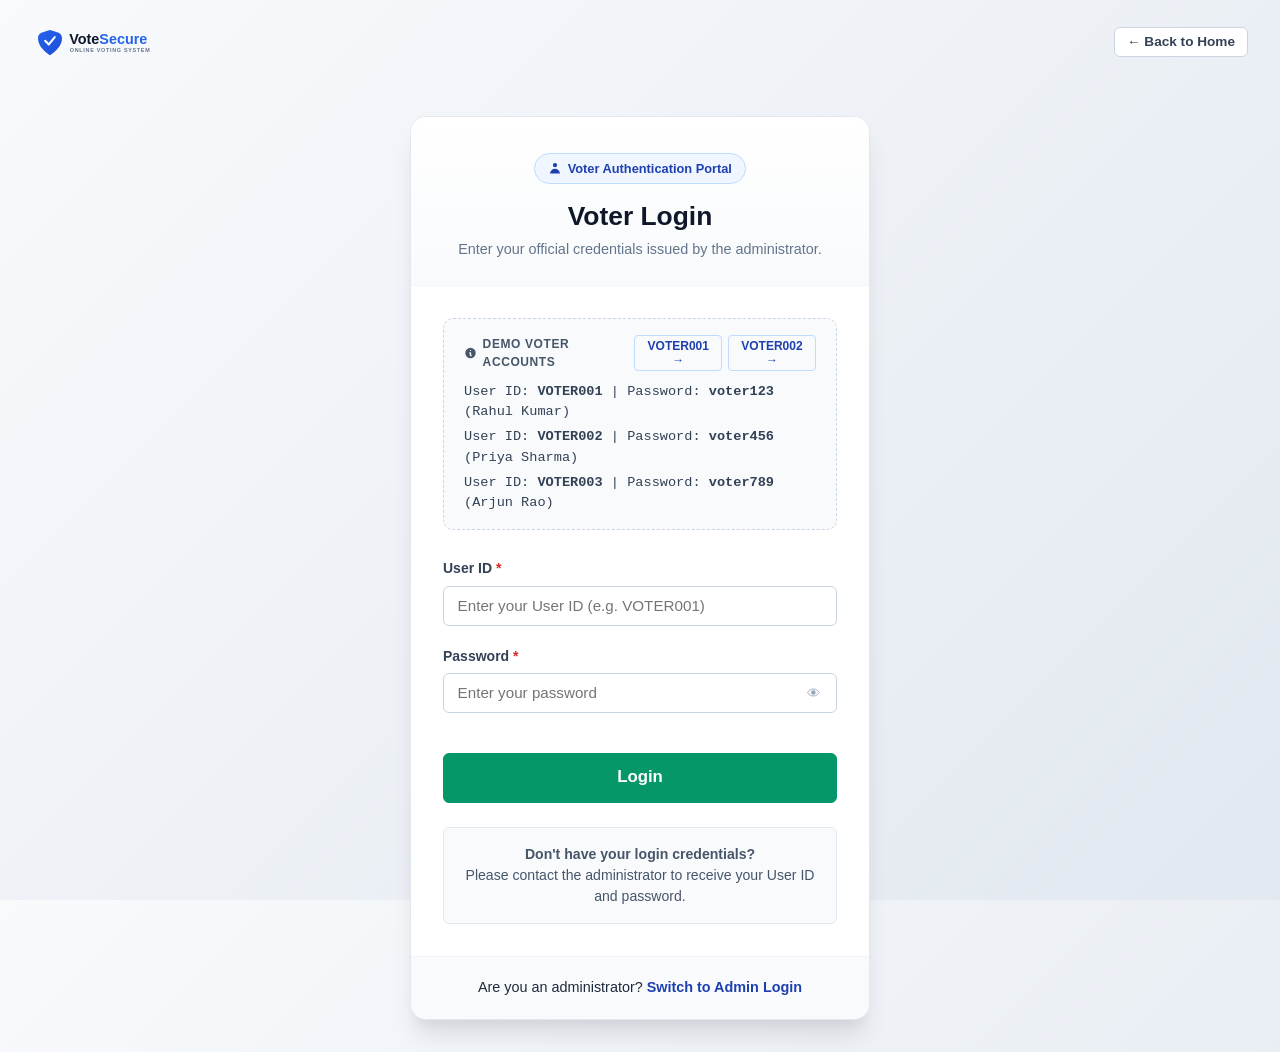
<file: pages/voter-dashboard.html>
<!DOCTYPE html>
<html lang="en">
<head>
  <meta charset="UTF-8">
  <meta name="viewport" content="width=device-width, initial-scale=1.0">
  <title>Voter Dashboard — VoteSecure</title>
  <link rel="stylesheet" href="../css/style.css">
  <link rel="stylesheet" href="../css/dashboard.css">
  <link rel="stylesheet" href="../css/responsive.css">
</head>
<body>

  <div class="app-wrapper">
    <!-- Voter Sidebar (Section 27) -->
    <aside class="sidebar" aria-label="Voter Navigation">
      <div class="sidebar-header">
        <a href="voter-dashboard.html" class="sidebar-brand">
          <img src="../assets/images/logo.svg" alt="VoteSecure Logo" style="height: 32px; filter: brightness(0) invert(1);">
        </a>
        <span class="sidebar-role-badge" style="background-color: var(--accent); color: var(--white);">Voter</span>
      </div>

      <nav class="sidebar-nav">
        <div class="sidebar-heading">Navigation</div>
        <a href="voter-dashboard.html" class="nav-item active">
          <svg viewBox="0 0 20 20" fill="currentColor"><path d="M10.707 2.293a1 1 0 00-1.414 0l-7 7a1 1 0 001.414 1.414L4 10.414V17a1 1 0 001 1h2a1 1 0 001-1v-2a1 1 0 011-1h2a1 1 0 011 1v2a1 1 0 001 1h2a1 1 0 001-1v-6.586l.293.293a1 1 0 001.414-1.414l-7-7z"/></svg>
          <span>Dashboard</span>
        </a>
        <a href="voting.html" class="nav-item">
          <svg viewBox="0 0 20 20" fill="currentColor"><path fill-rule="evenodd" d="M16.707 5.293a1 1 0 010 1.414l-8 8a1 1 0 01-1.414 0l-4-4a1 1 0 011.414-1.414L8 12.586l7.293-7.293a1 1 0 011.414 0z" clip-rule="evenodd"/></svg>
          <span>Active Election</span>
        </a>
        <a href="profile.html#history" class="nav-item">
          <svg viewBox="0 0 20 20" fill="currentColor"><path fill-rule="evenodd" d="M10 18a8 8 0 100-16 8 8 0 000 16zm1-12a1 1 0 10-2 0v4a1 1 0 00.293.707l2.828 2.829a1 1 0 101.415-1.415L11 9.586V6z" clip-rule="evenodd"/></svg>
          <span>My Voting Status</span>
        </a>
        <a href="profile.html" class="nav-item">
          <svg viewBox="0 0 20 20" fill="currentColor"><path fill-rule="evenodd" d="M10 9a3 3 0 100-6 3 3 0 000 6zm-7 9a7 7 0 1114 0H3z" clip-rule="evenodd"/></svg>
          <span>Profile</span>
        </a>
      </nav>

      <div class="sidebar-footer">
        <div class="user-profile-summary">
          <div class="user-avatar" style="background-color: var(--accent);">VT</div>
          <div class="user-info">
            <div class="user-info-name user-display-name">Student Voter</div>
            <div class="user-info-sub user-display-id">VOTER001</div>
          </div>
          <button type="button" class="btn btn-sm btn-outline-danger" data-action="logout" title="Sign Out" style="padding: 0.25rem 0.5rem;">
            ⏻
          </button>
        </div>
      </div>
    </aside>

    <!-- Main Content Area -->
    <div class="main-wrapper">
      <header class="topbar">
        <div class="topbar-left">
          <button class="sidebar-toggle-btn" id="sidebar-toggle" aria-label="Toggle navigation">
            <svg width="22" height="22" viewBox="0 0 20 20" fill="currentColor"><path fill-rule="evenodd" d="M3 5a1 1 0 011-1h12a1 1 0 110 2H4a1 1 0 01-1-1zM3 10a1 1 0 011-1h12a1 1 0 110 2H4a1 1 0 01-1-1zM3 15a1 1 0 011-1h12a1 1 0 110 2H4a1 1 0 01-1-1z" clip-rule="evenodd"/></svg>
          </button>
          <h1 class="topbar-title">Voter Dashboard</h1>
        </div>
        <div class="topbar-right">
          <span style="font-size: 0.9rem; color: var(--slate-600);">
            Logged in: <strong class="user-display-name">Rahul Kumar</strong> (<span class="user-display-id" style="font-family: var(--font-mono);">VOTER001</span>)
          </span>
        </div>
      </header>

      <main class="main-content">
        <!-- Hero Welcome Banner (Section 15 format) -->
        <div class="card" style="background: linear-gradient(135deg, #1e3a8a 0%, #1e40af 100%); color: var(--white); margin-bottom: 2rem; border: none; box-shadow: var(--shadow-lg);">
          <div class="card-body" style="padding: 2.25rem 2rem;">
            <div style="display: flex; justify-content: space-between; align-items: center; flex-wrap: wrap; gap: 1.5rem;">
              <div>
                <span class="badge" style="background: rgba(255, 255, 255, 0.2); color: var(--white); border: none; margin-bottom: 0.75rem;">
                  Official Collegiate Ballot System
                </span>
                <h2 style="color: var(--white); font-size: 2.1rem; margin-bottom: 0.75rem; font-weight: 800;" id="voter-welcome-heading">
                  Welcome, Rahul Kumar
                </h2>
                
                <div style="display: flex; flex-direction: column; gap: 0.35rem; font-size: 1rem; color: rgba(255, 255, 255, 0.9);">
                  <div>User ID: <strong id="voter-display-userid" style="font-family: var(--font-mono); color: #93c5fd;">VOTER001</strong></div>
                  <div>Department: <strong id="voter-info-department">Computer Science</strong></div>
                  <div>Current Election: <strong id="voter-current-election-name">College Student Council Election 2026</strong></div>
                  <div style="margin-top: 0.35rem;">
                    Status: <span id="voter-status-indicator" style="font-weight: 700; color: #86efac;">🟢 Voting Open</span>
                  </div>
                </div>
              </div>

              <div id="voter-hero-action-container">
                <a href="voting.html" class="btn btn-accent btn-lg" id="btn-hero-vote-now" style="font-size: 1.15rem; padding: 0.9rem 1.75rem; box-shadow: 0 4px 14px rgba(0, 0, 0, 0.25);">
                  <svg width="22" height="22" viewBox="0 0 20 20" fill="currentColor"><path fill-rule="evenodd" d="M16.707 5.293a1 1 0 010 1.414l-8 8a1 1 0 01-1.414 0l-4-4a1 1 0 011.414-1.414L8 12.586l7.293-7.293a1 1 0 011.414 0z" clip-rule="evenodd"/></svg>
                  Vote Now
                </a>
              </div>
            </div>
          </div>
        </div>

        <!-- 3 Quick Stats Cards -->
        <div class="stats-grid" style="grid-template-columns: repeat(3, 1fr); margin-bottom: 2rem;">
          <div class="stat-card">
            <div class="stat-info">
              <span class="stat-label">Active Elections</span>
              <span class="stat-value" id="metric-active-elections-count">1</span>
              <span class="stat-sub">Available ballot campaigns</span>
            </div>
            <div class="stat-icon stat-icon-blue">
              <svg viewBox="0 0 20 20" fill="currentColor"><path fill-rule="evenodd" d="M6 2a1 1 0 00-1 1v1H4a2 2 0 00-2 2v10a2 2 0 002 2h12a2 2 0 002-2V6a2 2 0 00-2-2h-1V3a1 1 0 10-2 0v1H7V3a1 1 0 00-1-1zm0 5a1 1 0 000 2h8a1 1 0 100-2H6z" clip-rule="evenodd"/></svg>
            </div>
          </div>

          <div class="stat-card">
            <div class="stat-info">
              <span class="stat-label">My Ballots Submitted</span>
              <span class="stat-value" id="metric-participated-count">0</span>
              <span class="stat-sub">Recorded in ledger</span>
            </div>
            <div class="stat-icon stat-icon-green">
              <svg viewBox="0 0 20 20" fill="currentColor"><path fill-rule="evenodd" d="M16.707 5.293a1 1 0 010 1.414l-8 8a1 1 0 01-1.414 0l-4-4a1 1 0 011.414-1.414L8 12.586l7.293-7.293a1 1 0 011.414 0z" clip-rule="evenodd"/></svg>
            </div>
          </div>

          <div class="stat-card">
            <div class="stat-info">
              <span class="stat-label">Security &amp; Integrity</span>
              <span class="stat-value" style="font-size: 1.25rem; color: var(--accent);">One Vote / User</span>
              <span class="stat-sub">Cryptographic receipt issued</span>
            </div>
            <div class="stat-icon stat-icon-purple">
              <svg viewBox="0 0 20 20" fill="currentColor"><path fill-rule="evenodd" d="M2.166 4.999A11.954 11.954 0 0010 1.944 11.954 11.954 0 0017.834 5c.11.65.166 1.32.166 2.001 0 5.225-3.34 9.67-8 11.317C5.34 16.67 2 12.225 2 7c0-.682.057-1.35.166-2.001zm11.541 3.708a1 1 0 00-1.414-1.414L9 10.586 7.707 9.293a1 1 0 00-1.414 1.414l2 2a1 1 0 001.414 0l4-4z" clip-rule="evenodd"/></svg>
            </div>
          </div>
        </div>

        <!-- Available Elections Section -->
        <div style="margin-bottom: 1.5rem;">
          <h3 style="font-size: 1.35rem; color: var(--slate-900); margin-bottom: 0.35rem;">Elections &amp; Ballots</h3>
          <p style="font-size: 0.95rem; color: var(--slate-600); margin-bottom: 1.25rem;">
            Select an active election to review the nominated candidates and submit your confidential ballot.
          </p>
        </div>

        <div id="available-elections-container">
          <!-- Populated by voter.js -->
        </div>
      </main>
    </div>
  </div>

  <!-- Scripts -->
  <script src="../js/storage.js"></script>
  <script src="../js/utils.js"></script>
  <script src="../js/auth.js"></script>
  <script src="../js/voter.js"></script>
</body>
</html>
</file>
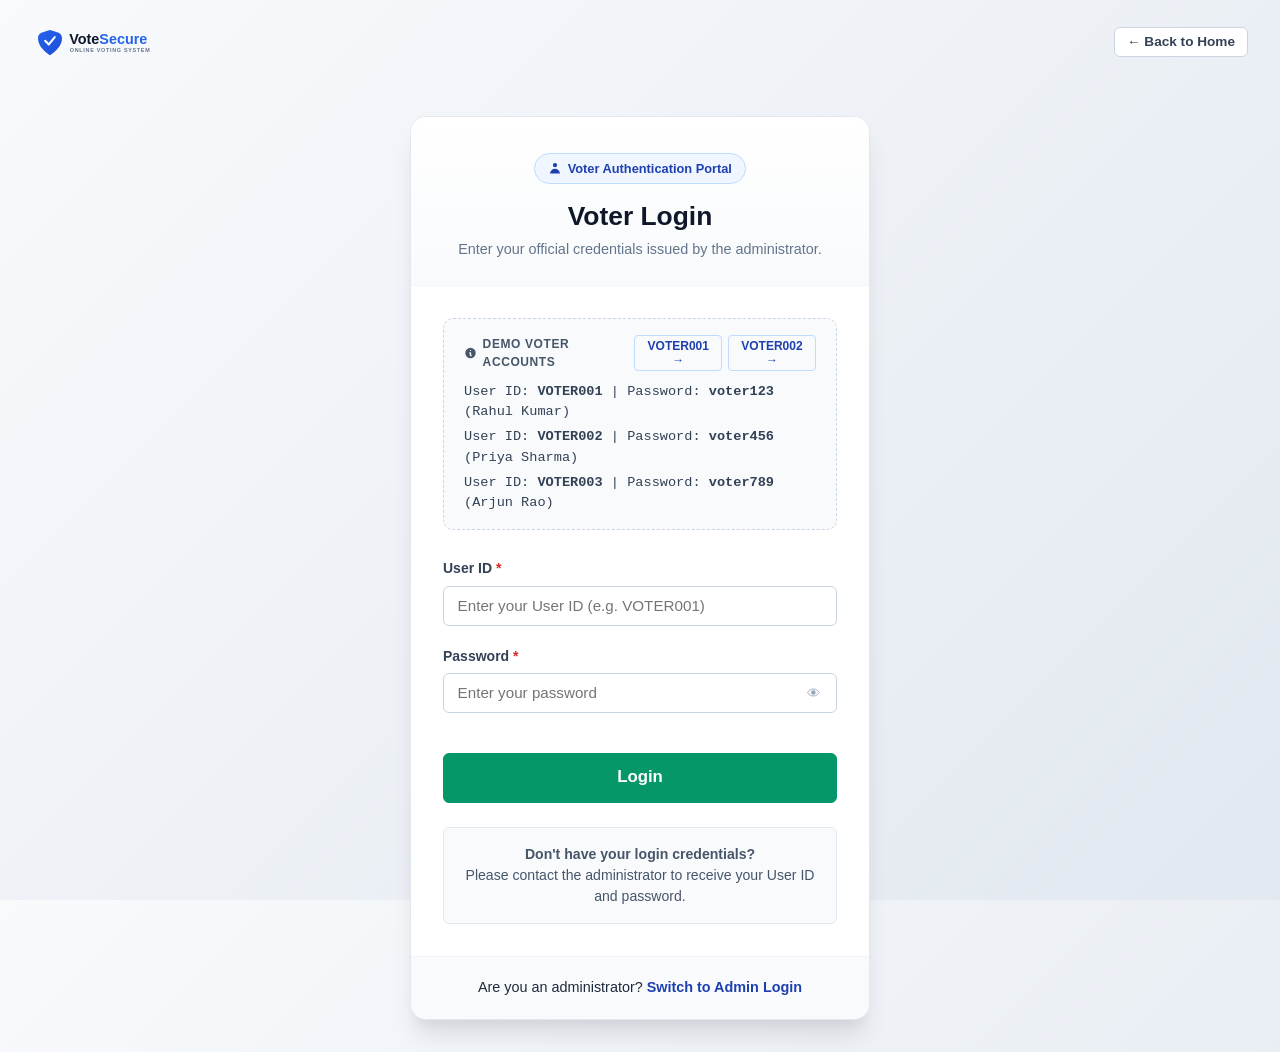
<file: pages/voter-login.html>
<!DOCTYPE html>
<html lang="en">
<head>
  <meta charset="UTF-8">
  <meta name="viewport" content="width=device-width, initial-scale=1.0">
  <title>Voter Login — VoteSecure</title>
  <link rel="stylesheet" href="../css/style.css">
  <link rel="stylesheet" href="../css/login.css">
  <link rel="stylesheet" href="../css/responsive.css">
</head>
<body class="auth-page">

  <!-- Header -->
  <header class="auth-header">
    <a href="../index.html" class="brand-link">
      <img src="../assets/images/logo.svg" alt="VoteSecure Logo" style="height: 36px;">
    </a>
    <a href="../index.html" class="btn btn-secondary btn-sm">
      &larr; Back to Home
    </a>
  </header>

  <!-- Login Card Container -->
  <div class="auth-container">
    <div class="auth-card">
      <div class="auth-card-header">
        <span class="auth-badge auth-badge-voter">
          <svg width="14" height="14" viewBox="0 0 20 20" fill="currentColor">
            <path fill-rule="evenodd" d="M10 9a3 3 0 100-6 3 3 0 000 6zm-7 9a7 7 0 1114 0H3z" clip-rule="evenodd"/>
          </svg>
          Voter Authentication Portal
        </span>
        <h1 class="auth-title">Voter Login</h1>
        <p class="auth-subtitle">Enter your official credentials issued by the administrator.</p>
      </div>

      <div class="auth-card-body">
        <!-- Demo Credentials Box -->
        <div class="demo-credentials-box">
          <div class="demo-credentials-header">
            <span class="demo-tag">
              <svg width="14" height="14" viewBox="0 0 20 20" fill="currentColor"><path fill-rule="evenodd" d="M18 10a8 8 0 11-16 0 8 8 0 0116 0zm-7-4a1 1 0 11-2 0 1 1 0 012 0zM9 9a1 1 0 000 2v3a1 1 0 001 1h1a1 1 0 100-2v-3a1 1 0 00-1-1H9z" clip-rule="evenodd"/></svg>
              Demo Voter Accounts
            </span>
            <div style="display: flex; gap: 0.35rem;">
              <button type="button" class="demo-autofill-btn" id="autofill-voter1-btn" title="VOTER001: Rahul Kumar">
                VOTER001 &rarr;
              </button>
              <button type="button" class="demo-autofill-btn" id="autofill-voter2-btn" title="VOTER002: Priya Sharma">
                VOTER002 &rarr;
              </button>
            </div>
          </div>
          <div class="demo-credentials-list">
            <div>User ID: <strong>VOTER001</strong> | Password: <strong>voter123</strong> (Rahul Kumar)</div>
            <div>User ID: <strong>VOTER002</strong> | Password: <strong>voter456</strong> (Priya Sharma)</div>
            <div>User ID: <strong>VOTER003</strong> | Password: <strong>voter789</strong> (Arjun Rao)</div>
          </div>
        </div>

        <!-- Login Form -->
        <form id="voter-login-form" novalidate>
          <div class="form-group">
            <label class="form-label" for="voter-id">User ID <span class="required">*</span></label>
            <input type="text" id="voter-id" class="form-control" placeholder="Enter your User ID (e.g. VOTER001)" required autocomplete="username">
          </div>

          <div class="form-group">
            <label class="form-label" for="voter-password">Password <span class="required">*</span></label>
            <div class="password-input-group">
              <input type="password" id="voter-password" class="form-control" placeholder="Enter your password" required autocomplete="current-password">
              <button type="button" class="password-toggle-btn" id="toggle-voter-pass" aria-label="Toggle password visibility">
                👁
              </button>
            </div>
          </div>

          <button type="submit" class="btn btn-accent btn-block btn-lg" style="margin-top: 1.25rem;">
            Login
          </button>
        </form>

        <!-- Administrator Notice (Section 2 & 6 Requirement) -->
        <div style="margin-top: 1.5rem; padding: 1rem; background-color: var(--slate-50); border: 1px solid var(--slate-200); border-radius: var(--radius-sm); text-align: center;">
          <p style="margin: 0; font-size: 0.88rem; color: var(--slate-600); line-height: 1.5;">
            <strong>Don't have your login credentials?</strong><br>
            Please contact the administrator to receive your User ID and password.
          </p>
        </div>
      </div>

      <div class="auth-card-footer">
        Are you an administrator? <a href="admin-login.html" class="font-semibold">Switch to Admin Login</a>
      </div>
    </div>
  </div>

  <!-- Scripts -->
  <script src="../js/storage.js"></script>
  <script src="../js/utils.js"></script>
  <script src="../js/auth.js"></script>
  <script>
    document.addEventListener('DOMContentLoaded', () => {
      // If already logged in as voter, redirect
      const user = Auth.getCurrentUser();
      if (user && user.role === 'voter') {
        window.location.href = 'voter-dashboard.html';
        return;
      }

      const form = document.getElementById('voter-login-form');
      const voterIdInput = document.getElementById('voter-id');
      const passwordInput = document.getElementById('voter-password');
      const autofillVoter1 = document.getElementById('autofill-voter1-btn');
      const autofillVoter2 = document.getElementById('autofill-voter2-btn');
      const togglePassBtn = document.getElementById('toggle-voter-pass');

      // Autofills
      if (autofillVoter1) {
        autofillVoter1.addEventListener('click', () => {
          voterIdInput.value = 'VOTER001';
          passwordInput.value = 'voter123';
          Utils.showToast('Filled credentials for VOTER001 (Rahul Kumar).', 'info');
        });
      }

      if (autofillVoter2) {
        autofillVoter2.addEventListener('click', () => {
          voterIdInput.value = 'VOTER002';
          passwordInput.value = 'voter456';
          Utils.showToast('Filled credentials for VOTER002 (Priya Sharma).', 'info');
        });
      }

      // Password toggle
      if (togglePassBtn) {
        togglePassBtn.addEventListener('click', () => {
          const type = passwordInput.getAttribute('type') === 'password' ? 'text' : 'password';
          passwordInput.setAttribute('type', type);
          togglePassBtn.textContent = type === 'password' ? '👁' : '🙈';
        });
      }

      // Handle Submit
      form.addEventListener('submit', (e) => {
        e.preventDefault();

        const voterId = voterIdInput.value.trim();
        const password = passwordInput.value;

        if (!voterId) {
          Utils.showToast('Please enter your User ID.', 'error');
          voterIdInput.focus();
          return;
        }

        if (!password) {
          Utils.showToast('Please enter your password.', 'error');
          passwordInput.focus();
          return;
        }

        const result = Auth.loginVoter(voterId, password);
        if (result.success) {
          Utils.showToast(`Welcome, ${result.user.name}!`, 'success');
          setTimeout(() => {
            window.location.href = 'voter-dashboard.html';
          }, 600);
        } else {
          Utils.showToast(result.message, 'error');
        }
      });
    });
  </script>
</body>
</html>
</file>
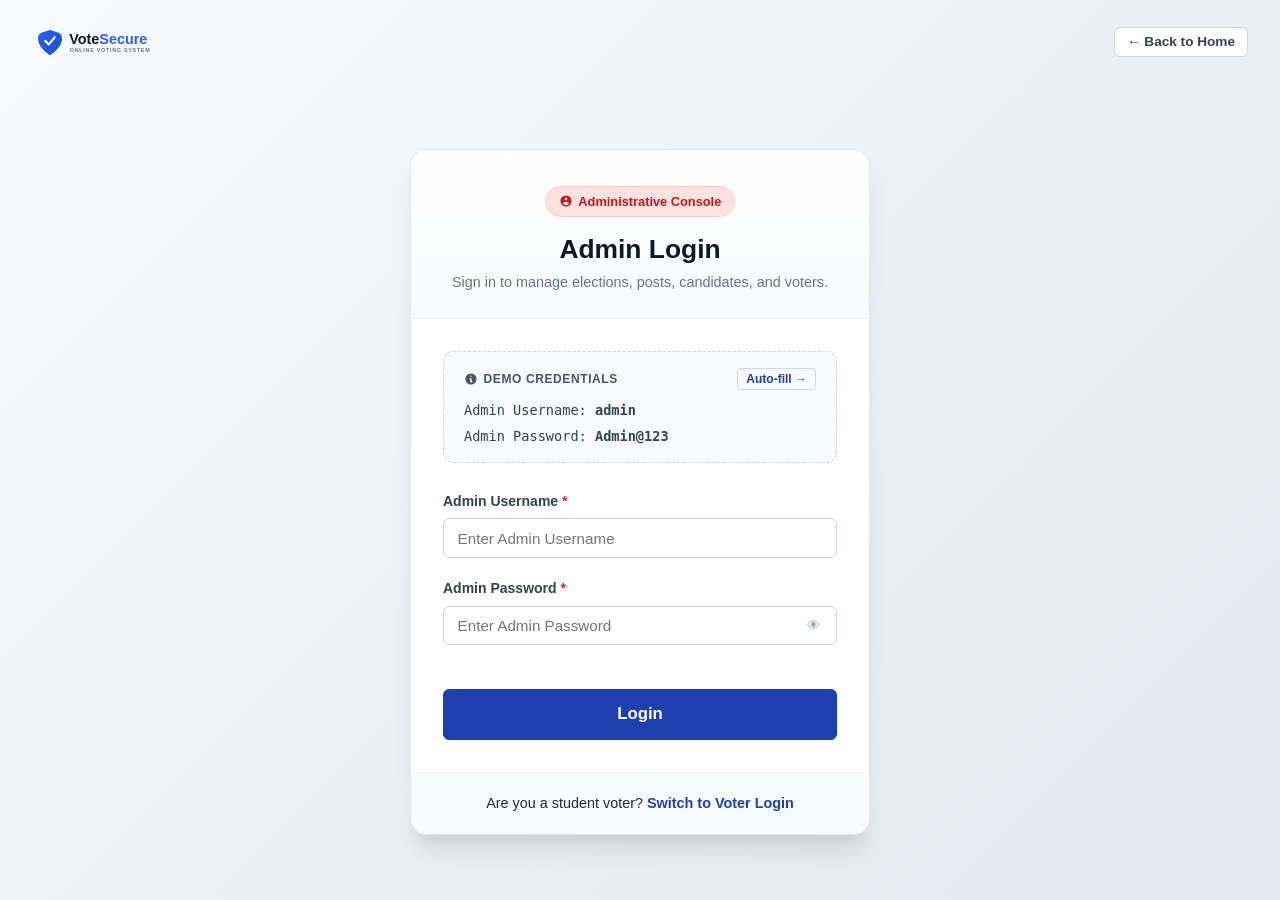
<file: pages/voters.html>
<!DOCTYPE html>
<html lang="en">
<head>
  <meta charset="UTF-8">
  <meta name="viewport" content="width=device-width, initial-scale=1.0">
  <title>Voter Management — VoteSecure</title>
  <link rel="stylesheet" href="../css/style.css">
  <link rel="stylesheet" href="../css/dashboard.css">
  <link rel="stylesheet" href="../css/responsive.css">
</head>
<body>

  <div class="app-wrapper">
    <!-- Sidebar -->
    <aside class="sidebar" aria-label="Admin Navigation">
      <div class="sidebar-header">
        <a href="admin-dashboard.html" class="sidebar-brand">
          <img src="../assets/images/logo.svg" alt="VoteSecure Logo" style="height: 32px; filter: brightness(0) invert(1);">
        </a>
        <span class="sidebar-role-badge">Admin</span>
      </div>

      <nav class="sidebar-nav">
        <div class="sidebar-heading">Navigation</div>
        <a href="admin-dashboard.html" class="nav-item">
          <svg viewBox="0 0 20 20" fill="currentColor"><path d="M10.707 2.293a1 1 0 00-1.414 0l-7 7a1 1 0 001.414 1.414L4 10.414V17a1 1 0 001 1h2a1 1 0 001-1v-2a1 1 0 011-1h2a1 1 0 011 1v2a1 1 0 001 1h2a1 1 0 001-1v-6.586l.293.293a1 1 0 001.414-1.414l-7-7z"/></svg>
          <span>Dashboard</span>
        </a>
        <a href="elections.html" class="nav-item">
          <svg viewBox="0 0 20 20" fill="currentColor"><path fill-rule="evenodd" d="M6 2a1 1 0 00-1 1v1H4a2 2 0 00-2 2v10a2 2 0 002 2h12a2 2 0 002-2V6a2 2 0 00-2-2h-1V3a1 1 0 10-2 0v1H7V3a1 1 0 00-1-1zm0 5a1 1 0 000 2h8a1 1 0 100-2H6z" clip-rule="evenodd"/></svg>
          <span>Elections</span>
        </a>
        <a href="posts.html" class="nav-item">
          <svg viewBox="0 0 20 20" fill="currentColor"><path fill-rule="evenodd" d="M3 4a1 1 0 011-1h12a1 1 0 110 2H4a1 1 0 01-1-1zm0 4a1 1 0 011-1h12a1 1 0 110 2H4a1 1 0 01-1-1zm0 4a1 1 0 011-1h12a1 1 0 110 2H4a1 1 0 01-1-1zm0 4a1 1 0 011-1h12a1 1 0 110 2H4a1 1 0 01-1-1z" clip-rule="evenodd"/></svg>
          <span>Posts</span>
        </a>
        <a href="voters.html" class="nav-item active">
          <svg viewBox="0 0 20 20" fill="currentColor"><path d="M9 6a3 3 0 11-6 0 3 3 0 016 0zM17 6a3 3 0 11-6 0 3 3 0 016 0zM12.93 17c.046-.327.07-.66.07-1a6.97 6.97 0 00-1.5-4.33A5 5 0 0119 16v1h-6.07zM6 11a5 5 0 015 5v1H1v-1a5 5 0 015-5z"/></svg>
          <span>Voters</span>
        </a>
        <a href="candidates.html" class="nav-item">
          <svg viewBox="0 0 20 20" fill="currentColor"><path fill-rule="evenodd" d="M10 9a3 3 0 100-6 3 3 0 000 6zm-7 9a7 7 0 1114 0H3z" clip-rule="evenodd"/></svg>
          <span>Candidates</span>
        </a>

        <div class="sidebar-heading">Analytics &amp; Tools</div>
        <a href="results.html" class="nav-item">
          <svg viewBox="0 0 20 20" fill="currentColor"><path d="M2 11a1 1 0 011-1h2a1 1 0 011 1v5a1 1 0 01-1 1H3a1 1 0 01-1-1v-5zM8 7a1 1 0 011-1h2a1 1 0 011 1v9a1 1 0 01-1 1H9a1 1 0 01-1-1V7zM14 4a1 1 0 011-1h2a1 1 0 011 1v12a1 1 0 01-1 1h-2a1 1 0 01-1-1V4z"/></svg>
          <span>Results</span>
        </a>
        <a href="reports.html" class="nav-item">
          <svg viewBox="0 0 20 20" fill="currentColor"><path fill-rule="evenodd" d="M4 4a2 2 0 012-2h4.586A2 2 0 0112 2.586L15.414 6A2 2 0 0116 7.414V16a2 2 0 01-2 2H6a2 2 0 01-2-2V4zm2 6a1 1 0 011-1h6a1 1 0 110 2H7a1 1 0 01-1-1zm1 3a1 1 0 100 2h6a1 1 0 100-2H7z" clip-rule="evenodd"/></svg>
          <span>Reports</span>
        </a>
        <a href="settings.html" class="nav-item">
          <svg viewBox="0 0 20 20" fill="currentColor"><path fill-rule="evenodd" d="M11.49 3.17c-.38-1.56-2.6-1.56-2.98 0a1.532 1.532 0 01-2.286.948c-1.372-.836-2.942.734-2.106 2.106.54.886.061 2.042-.947 2.287-1.561.379-1.561 2.6 0 2.978a1.532 1.532 0 01.947 2.287c-.836 1.372.734 2.942 2.106 2.106a1.532 1.532 0 012.287.947c.379 1.561 2.6 1.561 2.978 0a1.533 1.533 0 012.287-.947c1.372.836 2.942-.734 2.106-2.106a1.533 1.533 0 01.947-2.287c1.561-.379 1.561-2.6 0-2.978a1.532 1.532 0 01-.947-2.287c.836-1.372-.734-2.942-2.106-2.106a1.532 1.532 0 01-2.287-.947zM10 13a3 3 0 100-6 3 3 0 000 6z" clip-rule="evenodd"/></svg>
          <span>Settings</span>
        </a>
      </nav>

      <div class="sidebar-footer">
        <div class="user-profile-summary">
          <div class="user-avatar">AD</div>
          <div class="user-info">
            <div class="user-info-name user-display-name">Administrator</div>
            <div class="user-info-sub">System Root</div>
          </div>
          <button type="button" class="btn btn-sm btn-outline-danger" data-action="logout" title="Sign Out" style="padding: 0.25rem 0.5rem;">
            ⏻
          </button>
        </div>
      </div>
    </aside>

    <!-- Main Content Area -->
    <div class="main-wrapper">
      <header class="topbar">
        <div class="topbar-left">
          <button class="sidebar-toggle-btn" id="sidebar-toggle" aria-label="Toggle navigation">
            <svg width="22" height="22" viewBox="0 0 20 20" fill="currentColor"><path fill-rule="evenodd" d="M3 5a1 1 0 011-1h12a1 1 0 110 2H4a1 1 0 01-1-1zM3 10a1 1 0 011-1h12a1 1 0 110 2H4a1 1 0 01-1-1zM3 15a1 1 0 011-1h12a1 1 0 110 2H4a1 1 0 01-1-1z" clip-rule="evenodd"/></svg>
          </button>
          <h1 class="topbar-title">Voter Management</h1>
        </div>
        <div class="topbar-right">
          <button type="button" class="btn btn-primary" id="btn-open-add-voter">
            <svg width="18" height="18" viewBox="0 0 20 20" fill="currentColor"><path fill-rule="evenodd" d="M10 5a1 1 0 011 1v3h3a1 1 0 110 2h-3v3a1 1 0 11-2 0v-3H6a1 1 0 110-2h3V6a1 1 0 011-1z" clip-rule="evenodd"/></svg>
            Add Voter
          </button>
        </div>
      </header>

      <main class="main-content">
        <!-- Search, Filter & Summary Bar -->
        <div class="toolbar">
          <div class="search-input-group">
            <svg viewBox="0 0 20 20" fill="currentColor"><path fill-rule="evenodd" d="M8 4a4 4 0 100 8 4 4 0 000-8zM2 8a6 6 0 1110.89 3.476l4.817 4.817a1 1 0 01-1.414 1.414l-4.816-4.816A6 6 0 012 8z" clip-rule="evenodd"/></svg>
            <input type="text" id="voter-search-input" class="form-control" placeholder="Search by User ID, Name, Student ID, or Department...">
          </div>

          <div class="filter-actions">
            <select id="voter-department-filter" class="form-control" style="width: auto;">
              <option value="">All Departments</option>
            </select>

            <select id="voter-status-filter" class="form-control" style="width: auto;">
              <option value="">All Statuses</option>
              <option value="Active">Active</option>
              <option value="Inactive">Inactive</option>
            </select>

            <span id="voter-count-display" style="font-size: 0.85rem; color: var(--slate-500); font-weight: 500;">
              Loading voters...
            </span>
          </div>
        </div>

        <!-- Voter Table Card (Columns per Section 4) -->
        <div class="card">
          <div class="table-responsive">
            <table class="table">
              <thead>
                <tr>
                  <th>User ID</th>
                  <th>Name</th>
                  <th>Student/Employee ID</th>
                  <th>Department</th>
                  <th>Email</th>
                  <th>Phone</th>
                  <th>Status</th>
                  <th style="min-width: 200px;">Actions</th>
                </tr>
              </thead>
              <tbody id="voters-table-body">
                <!-- Dynamically populated by voters.js -->
              </tbody>
            </table>
          </div>
        </div>
      </main>
    </div>
  </div>

  <!-- Add / Edit Voter Modal (All Section 3 Fields) -->
  <div class="modal" id="voter-modal">
    <div class="modal-backdrop" data-close-modal="voter-modal"></div>
    <div class="modal-dialog modal-lg">
      <div class="modal-content">
        <form id="voter-form" novalidate>
          <input type="hidden" id="voter-form-mode" value="add">
          <input type="hidden" id="voter-original-id" value="">
          
          <div class="modal-header">
            <h3 class="modal-title" id="modal-voter-title">Add Voter</h3>
            <button type="button" class="modal-close" data-close-modal="voter-modal">&times;</button>
          </div>

          <div class="modal-body" style="max-height: 75vh; overflow-y: auto;">
            <!-- Field Category 1: Login Information -->
            <div style="margin-bottom: 1.5rem; padding-bottom: 1rem; border-bottom: 1px solid var(--slate-200);">
              <h4 style="font-size: 1rem; color: var(--primary); margin-bottom: 0.75rem; display: flex; align-items: center; gap: 0.5rem;">
                <svg width="18" height="18" viewBox="0 0 20 20" fill="currentColor"><path fill-rule="evenodd" d="M18 10a8 8 0 11-16 0 8 8 0 0116 0zm-6-3a2 2 0 11-4 0 2 2 0 014 0zm-2 4a5 5 0 00-4.546 2.916A5.986 5.986 0 0010 16a5.986 5.986 0 004.546-2.084A5 5 0 0010 11z" clip-rule="evenodd"/></svg>
                1. Login Information (Admin Created Credentials)
              </h4>
              <p style="font-size: 0.8rem; color: var(--slate-500); margin-top: -0.25rem; margin-bottom: 0.75rem;">
                Manually enter the voter's credentials. The voter will use these exact credentials to authenticate.
              </p>

              <div style="display: grid; grid-template-columns: 1fr; gap: 1rem; margin-bottom: 1rem;">
                <div class="form-group" style="margin-bottom: 0;">
                  <label class="form-label" for="voter-id-input">User ID <span class="required">*</span></label>
                  <input type="text" id="voter-id-input" class="form-control" placeholder="e.g. VOTER001" required>
                  <div class="form-help">Must be unique across all voters.</div>
                </div>
              </div>

              <div style="display: grid; grid-template-columns: 1fr 1fr; gap: 1rem;" id="password-fields-container">
                <div class="form-group" style="margin-bottom: 0;">
                  <label class="form-label" for="voter-password-input">Password <span class="required">*</span></label>
                  <input type="password" id="voter-password-input" class="form-control" placeholder="e.g. Rahul@123" required>
                  <div class="form-help">Minimum 6 characters.</div>
                </div>

                <div class="form-group" style="margin-bottom: 0;">
                  <label class="form-label" for="voter-confirm-password-input">Confirm Password <span class="required">*</span></label>
                  <input type="password" id="voter-confirm-password-input" class="form-control" placeholder="Re-enter password" required>
                  <div class="form-help">Must match password exactly.</div>
                </div>
              </div>
            </div>

            <!-- Field Category 2: Personal Information -->
            <div style="margin-bottom: 1.5rem; padding-bottom: 1rem; border-bottom: 1px solid var(--slate-200);">
              <h4 style="font-size: 1rem; color: var(--primary); margin-bottom: 0.75rem; display: flex; align-items: center; gap: 0.5rem;">
                <svg width="18" height="18" viewBox="0 0 20 20" fill="currentColor"><path fill-rule="evenodd" d="M10 9a3 3 0 100-6 3 3 0 000 6zm-7 9a7 7 0 1114 0H3z" clip-rule="evenodd"/></svg>
                2. Personal Information
              </h4>

              <div class="form-group">
                <label class="form-label" for="voter-name-input">Full Name <span class="required">*</span></label>
                <input type="text" id="voter-name-input" class="form-control" placeholder="e.g. Rahul Kumar" required>
              </div>

              <div style="display: grid; grid-template-columns: 1fr 1fr; gap: 1rem;">
                <div class="form-group">
                  <label class="form-label" for="voter-dob-input">Date of Birth</label>
                  <input type="date" id="voter-dob-input" class="form-control">
                </div>

                <div class="form-group">
                  <label class="form-label" for="voter-gender-input">Gender</label>
                  <select id="voter-gender-input" class="form-control">
                    <option value="Male">Male</option>
                    <option value="Female">Female</option>
                    <option value="Other">Other</option>
                  </select>
                </div>
              </div>

              <div style="display: grid; grid-template-columns: 1fr 1fr; gap: 1rem;">
                <div class="form-group">
                  <label class="form-label" for="voter-email-input">Email Address <span class="required">*</span></label>
                  <input type="email" id="voter-email-input" class="form-control" placeholder="e.g. rahul@example.com" required>
                </div>

                <div class="form-group">
                  <label class="form-label" for="voter-phone-input">Phone Number</label>
                  <input type="text" id="voter-phone-input" class="form-control" placeholder="e.g. 9876543210">
                </div>
              </div>

              <div class="form-group" style="margin-bottom: 0;">
                <label class="form-label" for="voter-address-input">Address</label>
                <textarea id="voter-address-input" class="form-control" rows="2" placeholder="e.g. Hyderabad, India"></textarea>
              </div>
            </div>

            <!-- Field Category 3: Academic / Organization Information -->
            <div style="margin-bottom: 1.5rem; padding-bottom: 1rem; border-bottom: 1px solid var(--slate-200);">
              <h4 style="font-size: 1rem; color: var(--primary); margin-bottom: 0.75rem; display: flex; align-items: center; gap: 0.5rem;">
                <svg width="18" height="18" viewBox="0 0 20 20" fill="currentColor"><path d="M10.394 2.08a1 1 0 00-.788 0l-7 3a1 1 0 000 1.84L5.25 8.051a10.976 10.976 0 00-1.42 2.628l-.077.218a1 1 0 001.894.646l.076-.218a8.977 8.977 0 011.166-2.152l2.361 1.012a1 1 0 00.75 0l7-3a1 1 0 000-1.84l-7-3z"/></svg>
                3. Academic / Organization Information
              </h4>

              <div style="display: grid; grid-template-columns: 1fr 1fr; gap: 1rem;">
                <div class="form-group">
                  <label class="form-label" for="voter-student-id-input">Student ID / Employee ID <span class="required">*</span></label>
                  <input type="text" id="voter-student-id-input" class="form-control" placeholder="e.g. STU2026001" required>
                </div>

                <div class="form-group">
                  <label class="form-label" for="voter-dept-input">Department <span class="required">*</span></label>
                  <input type="text" id="voter-dept-input" class="form-control" placeholder="e.g. Computer Science" required>
                </div>
              </div>

              <div style="display: grid; grid-template-columns: 1fr 1fr; gap: 1rem;">
                <div class="form-group" style="margin-bottom: 0;">
                  <label class="form-label" for="voter-year-input">Class / Year</label>
                  <input type="text" id="voter-year-input" class="form-control" placeholder="e.g. 3rd Year">
                </div>

                <div class="form-group" style="margin-bottom: 0;">
                  <label class="form-label" for="voter-section-input">Section</label>
                  <input type="text" id="voter-section-input" class="form-control" placeholder="e.g. A">
                </div>
              </div>
            </div>

            <!-- Field Category 4: Account Information -->
            <div>
              <h4 style="font-size: 1rem; color: var(--primary); margin-bottom: 0.75rem; display: flex; align-items: center; gap: 0.5rem;">
                <svg width="18" height="18" viewBox="0 0 20 20" fill="currentColor"><path fill-rule="evenodd" d="M10 18a8 8 0 100-16 8 8 0 000 16zm1-12a1 1 0 10-2 0v4a1 1 0 00.293.707l2.828 2.829a1 1 0 101.415-1.415L11 9.586V6z" clip-rule="evenodd"/></svg>
                4. Account Information
              </h4>

              <div style="display: grid; grid-template-columns: 1fr 1fr; gap: 1rem;">
                <div class="form-group" style="margin-bottom: 0;">
                  <label class="form-label" for="voter-status-input">Status</label>
                  <select id="voter-status-input" class="form-control">
                    <option value="Active">Active (Eligible to Vote)</option>
                    <option value="Inactive">Inactive (Suspended)</option>
                  </select>
                </div>

                <div class="form-group" style="margin-bottom: 0;">
                  <label class="form-label" for="voter-created-date">Created Date</label>
                  <input type="text" id="voter-created-date" class="form-control" readonly style="background-color: var(--slate-100);">
                </div>
              </div>
            </div>
          </div>

          <div class="modal-footer">
            <button type="button" class="btn btn-secondary" data-close-modal="voter-modal">Cancel</button>
            <button type="submit" class="btn btn-primary" id="btn-save-voter">Save Voter</button>
          </div>
        </form>
      </div>
    </div>
  </div>

  <!-- View Voter Details Modal -->
  <div class="modal" id="view-voter-modal">
    <div class="modal-backdrop" data-close-modal="view-voter-modal"></div>
    <div class="modal-dialog modal-md">
      <div class="modal-content">
        <div class="modal-header">
          <h3 class="modal-title">Voter Profile Details</h3>
          <button type="button" class="modal-close" data-close-modal="view-voter-modal">&times;</button>
        </div>
        <div class="modal-body" id="view-voter-body">
          <!-- Populated dynamically -->
        </div>
        <div class="modal-footer">
          <button type="button" class="btn btn-secondary" data-close-modal="view-voter-modal">Close</button>
        </div>
      </div>
    </div>
  </div>

  <!-- Delete Voter Confirmation Modal -->
  <div class="modal" id="delete-voter-modal">
    <div class="modal-backdrop" data-close-modal="delete-voter-modal"></div>
    <div class="modal-dialog modal-sm">
      <div class="modal-content">
        <div class="modal-header">
          <h3 class="modal-title" style="color: var(--danger);">Confirm Voter Deletion</h3>
          <button type="button" class="modal-close" data-close-modal="delete-voter-modal">&times;</button>
        </div>
        <div class="modal-body">
          <p style="font-size: 0.95rem; color: var(--slate-700); margin-bottom: 1rem;">
            Are you sure you want to permanently delete voter <strong id="delete-voter-name-display"></strong> (<span id="delete-voter-id-display" style="font-family: var(--font-mono);"></span>)?
          </p>
          <div style="background-color: var(--danger-subtle); color: var(--danger); padding: 0.75rem; border-radius: var(--radius-sm); font-size: 0.8rem;">
            This action cannot be undone. Any cast ballots by this voter will remain recorded in the election audit ledger.
          </div>
        </div>
        <div class="modal-footer">
          <button type="button" class="btn btn-secondary" data-close-modal="delete-voter-modal">Cancel</button>
          <button type="button" class="btn btn-danger" id="btn-confirm-delete-voter">Delete Voter</button>
        </div>
      </div>
    </div>
  </div>

  <!-- Scripts -->
  <script src="../js/storage.js"></script>
  <script src="../js/utils.js"></script>
  <script src="../js/auth.js"></script>
  <script src="../js/voters.js"></script>
</body>
</html>
</file>
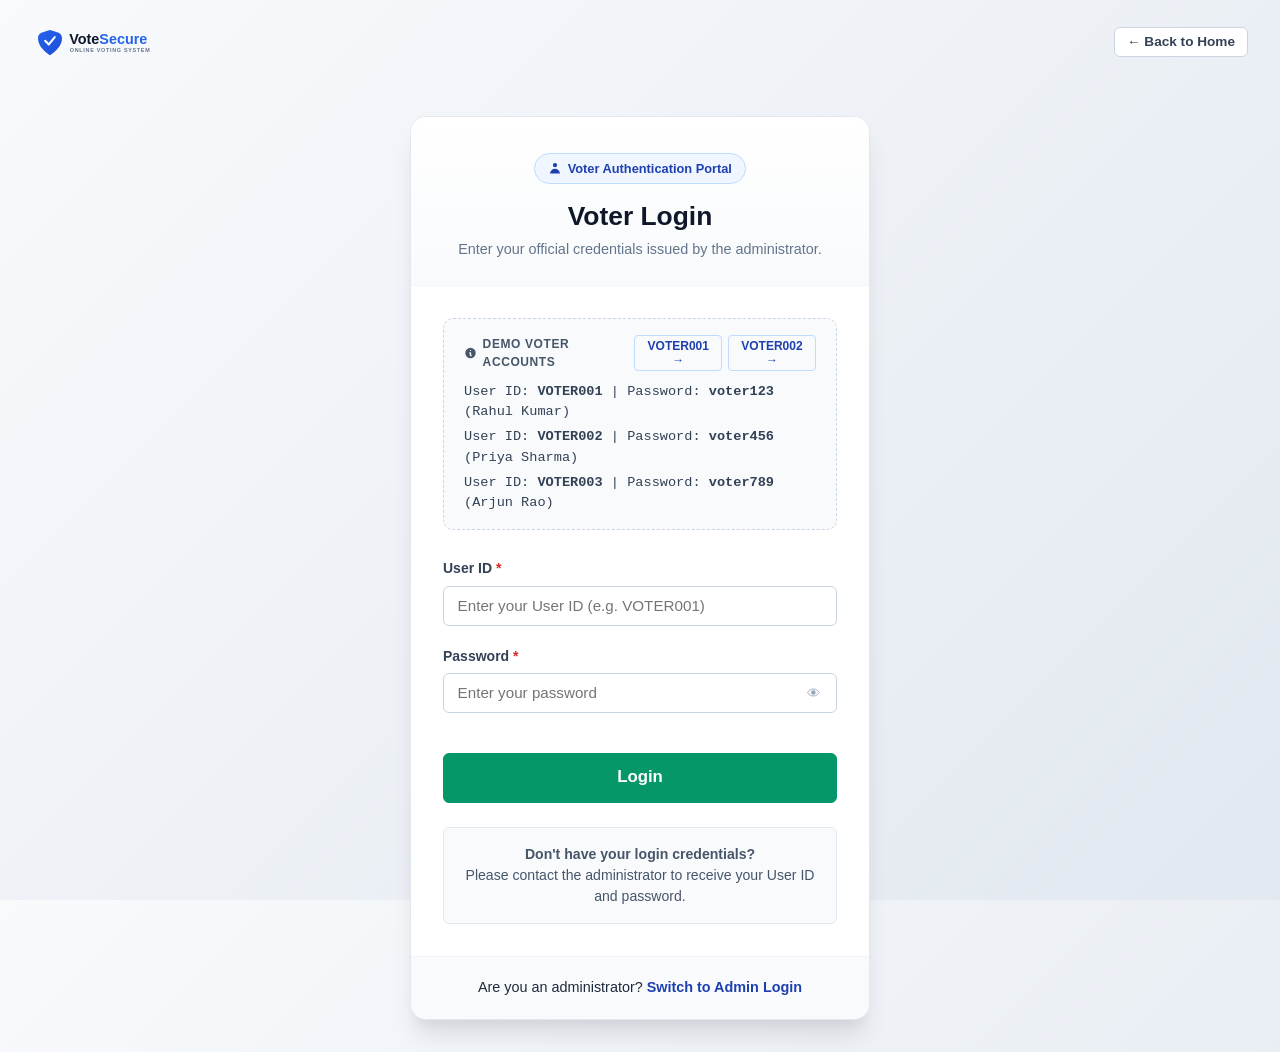
<file: pages/voting.html>
<!DOCTYPE html>
<html lang="en">
<head>
  <meta charset="UTF-8">
  <meta name="viewport" content="width=device-width, initial-scale=1.0">
  <title>Official Electronic Ballot — VoteSecure</title>
  <link rel="stylesheet" href="../css/style.css">
  <link rel="stylesheet" href="../css/dashboard.css">
  <link rel="stylesheet" href="../css/voting.css">
  <link rel="stylesheet" href="../css/responsive.css">
</head>
<body>

  <!-- Top Navigation Bar -->
  <header class="topbar" style="position: sticky; top: 0; background: var(--white); box-shadow: var(--shadow-sm); z-index: 100;">
    <div class="topbar-left">
      <a href="voter-dashboard.html" class="brand-link" style="gap: 0.5rem;">
        <img src="../assets/images/logo.svg" alt="VoteSecure Logo" style="height: 34px;">
      </a>
      <span class="badge badge-success" style="margin-left: 0.75rem;">
        <span class="badge-dot"></span> Live Ballot Active
      </span>
    </div>

    <div class="topbar-right">
      <span style="font-size: 0.9rem; color: var(--slate-600);">
        Voter: <strong class="user-display-name">Rahul Kumar</strong> (<span class="user-display-id" style="font-family: var(--font-mono);">VOTER001</span>)
      </span>
      <a href="voter-dashboard.html" class="btn btn-secondary btn-sm">Exit Ballot</a>
    </div>
  </header>

  <!-- Main Voting Container -->
  <main class="voting-container" id="voting-container-main">
    <!-- Header -->
    <div class="voting-header">
      <span class="voting-badge">
        <svg width="14" height="14" viewBox="0 0 20 20" fill="currentColor"><path fill-rule="evenodd" d="M10 18a8 8 0 100-16 8 8 0 000 16zm3.707-9.293a1 1 0 00-1.414-1.414L9 10.586 7.707 9.293a1 1 0 00-1.414 1.414l2 2a1 1 0 001.414 0l4-4z" clip-rule="evenodd"/></svg>
        Confidential Secret Ballot
      </span>
      <h1 class="voting-title" id="voting-election-title">College Student Council Election 2026</h1>
      <p class="voting-desc" id="voting-election-desc">
        Click on your chosen candidate card for each post. You can select only ONE candidate for each post before reviewing and submitting.
      </p>
    </div>

    <!-- Posts & Candidates Sections (Sections 16 & 17) -->
    <div id="posts-voting-container">
      <!-- Populated dynamically by voting.js -->
    </div>

    <!-- Sticky Bottom Actions Bar -->
    <div class="voting-actions-bar" id="voting-bottom-bar">
      <div>
        <div style="font-weight: 700; color: var(--slate-900); font-size: 1rem;">Ballot Completion</div>
        <div style="font-size: 0.85rem; color: var(--slate-500);" id="voting-progress-counter">
          0 positions selected
        </div>
      </div>

      <div style="display: flex; gap: 0.75rem;">
        <button type="button" class="btn btn-secondary" onclick="window.scrollTo({ top: 0, behavior: 'smooth' });">
          Review Top
        </button>
        <button type="button" class="btn btn-accent btn-lg" id="btn-review-vote">
          <svg width="20" height="20" viewBox="0 0 20 20" fill="currentColor"><path fill-rule="evenodd" d="M16.707 5.293a1 1 0 010 1.414l-8 8a1 1 0 01-1.414 0l-4-4a1 1 0 011.414-1.414L8 12.586l7.293-7.293a1 1 0 011.414 0z" clip-rule="evenodd"/></svg>
          Review Your Vote
        </button>
      </div>
    </div>
  </main>

  <!-- Review Vote Modal Dialog (Section 18) -->
  <div class="modal" id="review-vote-modal">
    <div class="modal-backdrop" data-close-modal="review-vote-modal"></div>
    <div class="modal-dialog modal-md">
      <div class="modal-content">
        <div class="modal-header">
          <h2 class="modal-title" style="font-size: 1.35rem; font-weight: 800;">Review Your Vote</h2>
          <button type="button" class="modal-close" data-close-modal="review-vote-modal">&times;</button>
        </div>

        <div class="modal-body">
          <p style="font-size: 0.95rem; color: var(--slate-600); margin-bottom: 1.25rem;">
            Please verify your selections for each post below:
          </p>

          <div class="review-selection-list" id="review-selections-list" style="margin-bottom: 1.5rem;">
            <!-- Populated dynamically by voting.js -->
          </div>

          <div style="background-color: var(--warning-subtle); border-left: 4px solid var(--warning); padding: 1rem; border-radius: var(--radius-sm); font-size: 0.9rem; color: #92400e; line-height: 1.5;">
            <strong>Important Notice:</strong><br>
            Please verify your selections carefully. Once your vote is submitted, it cannot be changed.
          </div>
        </div>

        <div class="modal-footer" style="display: flex; gap: 0.75rem; justify-content: flex-end;">
          <button type="button" class="btn btn-secondary" data-close-modal="review-vote-modal">
            Edit Selection
          </button>
          <button type="button" class="btn btn-accent" id="btn-confirm-submit-vote">
            Confirm &amp; Submit Vote
          </button>
        </div>
      </div>
    </div>
  </div>

  <!-- Scripts -->
  <script src="../js/storage.js"></script>
  <script src="../js/utils.js"></script>
  <script src="../js/auth.js"></script>
  <script src="../js/voting.js"></script>
</body>
</html>
</file>
<file: css/style.css>
/**
 * VoteSecure - Master Design System Stylesheet
 * Modern, accessible, clean design suitable for an institutional election platform.
 */

:root {
  /* Brand Palette */
  --primary: #1e40af;
  --primary-hover: #1d4ed8;
  --primary-dark: #1e3a8a;
  --primary-light: #3b82f6;
  --primary-subtle: #eff6ff;
  --primary-border: #bfdbfe;

  --accent: #059669;
  --accent-hover: #047857;
  --accent-light: #10b981;
  --accent-subtle: #ecfdf5;

  --warning: #d97706;
  --warning-subtle: #fffbeb;
  --warning-border: #fde68a;

  --danger: #dc2626;
  --danger-hover: #b91c1c;
  --danger-subtle: #fef2f2;
  --danger-border: #fecaca;

  --info: #0284c7;
  --info-subtle: #f0f9ff;

  /* Neutrals */
  --slate-900: #0f172a;
  --slate-800: #1e293b;
  --slate-700: #334155;
  --slate-600: #475569;
  --slate-500: #64748b;
  --slate-400: #94a3b8;
  --slate-300: #cbd5e1;
  --slate-200: #e2e8f0;
  --slate-100: #f1f5f9;
  --slate-50: #f8fafc;
  --white: #ffffff;

  /* Typography */
  --font-sans: -apple-system, BlinkMacSystemFont, "Segoe UI", Roboto, "Helvetica Neue", Arial, sans-serif;
  --font-mono: ui-monospace, SFMono-Regular, Menlo, Monaco, Consolas, monospace;

  /* Shadows */
  --shadow-xs: 0 1px 2px 0 rgba(0, 0, 0, 0.05);
  --shadow-sm: 0 1px 3px 0 rgba(0, 0, 0, 0.1), 0 1px 2px 0 rgba(0, 0, 0, 0.06);
  --shadow-md: 0 4px 6px -1px rgba(0, 0, 0, 0.1), 0 2px 4px -1px rgba(0, 0, 0, 0.06);
  --shadow-lg: 0 10px 15px -3px rgba(0, 0, 0, 0.1), 0 4px 6px -2px rgba(0, 0, 0, 0.05);
  --shadow-xl: 0 20px 25px -5px rgba(0, 0, 0, 0.1), 0 10px 10px -5px rgba(0, 0, 0, 0.04);

  /* Radius */
  --radius-xs: 4px;
  --radius-sm: 6px;
  --radius-md: 10px;
  --radius-lg: 16px;
  --radius-full: 9999px;

  /* Transitions */
  --transition-fast: 150ms cubic-bezier(0.4, 0, 0.2, 1);
  --transition-normal: 250ms cubic-bezier(0.4, 0, 0.2, 1);
}

/* CSS Reset & Base */
*, *::before, *::after {
  box-sizing: border-box;
  margin: 0;
  padding: 0;
}

html {
  font-size: 16px;
  scroll-behavior: smooth;
  height: 100%;
}

body {
  font-family: var(--font-sans);
  background-color: var(--slate-50);
  color: var(--slate-800);
  line-height: 1.5;
  min-height: 100%;
  display: flex;
  flex-direction: column;
  -webkit-font-smoothing: antialiased;
}

body.modal-open {
  overflow: hidden;
}

a {
  color: var(--primary);
  text-decoration: none;
  transition: color var(--transition-fast);
}

a:hover {
  color: var(--primary-hover);
}

img {
  max-width: 100%;
  height: auto;
  display: block;
}

/* Container */
.container {
  width: 100%;
  max-width: 1200px;
  margin: 0 auto;
  padding: 0 1.5rem;
}

/* Typography Utilities */
h1, h2, h3, h4, h5, h6 {
  color: var(--slate-900);
  font-weight: 700;
  line-height: 1.25;
}

h1 { font-size: 2.25rem; }
h2 { font-size: 1.75rem; }
h3 { font-size: 1.35rem; }
h4 { font-size: 1.15rem; }

p {
  color: var(--slate-600);
}

.text-muted { color: var(--slate-400); }
.text-secondary { color: var(--slate-600); }
.text-primary { color: var(--primary); }
.text-accent { color: var(--accent); }
.text-danger { color: var(--danger); }
.text-center { text-align: center; }
.text-right { text-align: right; }
.font-semibold { font-weight: 600; }
.font-bold { font-weight: 700; }

/* Buttons */
.btn {
  display: inline-flex;
  align-items: center;
  justify-content: center;
  gap: 0.5rem;
  padding: 0.625rem 1.25rem;
  font-size: 0.95rem;
  font-weight: 600;
  line-height: 1.25;
  border-radius: var(--radius-sm);
  border: 1px solid transparent;
  cursor: pointer;
  transition: all var(--transition-fast);
  text-decoration: none;
  user-select: none;
}

.btn:disabled {
  opacity: 0.55;
  cursor: not-allowed;
  pointer-events: none;
}

.btn-primary {
  background-color: var(--primary);
  color: var(--white);
  border-color: var(--primary);
}

.btn-primary:hover {
  background-color: var(--primary-hover);
  color: var(--white);
  box-shadow: 0 4px 12px rgba(30, 64, 175, 0.25);
}

.btn-secondary {
  background-color: var(--white);
  color: var(--slate-700);
  border-color: var(--slate-300);
}

.btn-secondary:hover {
  background-color: var(--slate-100);
  color: var(--slate-900);
  border-color: var(--slate-400);
}

.btn-accent {
  background-color: var(--accent);
  color: var(--white);
  border-color: var(--accent);
}

.btn-accent:hover {
  background-color: var(--accent-hover);
  color: var(--white);
  box-shadow: 0 4px 12px rgba(5, 150, 105, 0.25);
}

.btn-danger {
  background-color: var(--danger);
  color: var(--white);
  border-color: var(--danger);
}

.btn-danger:hover {
  background-color: var(--danger-hover);
  color: var(--white);
}

.btn-outline-primary {
  background-color: transparent;
  color: var(--primary);
  border-color: var(--primary);
}

.btn-outline-primary:hover {
  background-color: var(--primary-subtle);
}

.btn-outline-danger {
  background-color: transparent;
  color: var(--danger);
  border-color: var(--danger-border);
}

.btn-outline-danger:hover {
  background-color: var(--danger-subtle);
  border-color: var(--danger);
}

.btn-sm {
  padding: 0.35rem 0.75rem;
  font-size: 0.85rem;
}

.btn-lg {
  padding: 0.85rem 1.75rem;
  font-size: 1.05rem;
}

.btn-block {
  width: 100%;
}

/* Badges */
.badge {
  display: inline-flex;
  align-items: center;
  gap: 0.35rem;
  padding: 0.25rem 0.65rem;
  font-size: 0.75rem;
  font-weight: 600;
  text-transform: uppercase;
  letter-spacing: 0.04em;
  border-radius: var(--radius-full);
}

.badge-dot {
  width: 6px;
  height: 6px;
  border-radius: 50%;
}

.badge-success {
  background-color: var(--accent-subtle);
  color: var(--accent);
  border: 1px solid rgba(5, 150, 105, 0.2);
}
.badge-success .badge-dot { background-color: var(--accent); }

.badge-warning {
  background-color: var(--warning-subtle);
  color: var(--warning);
  border: 1px solid var(--warning-border);
}
.badge-warning .badge-dot { background-color: var(--warning); }

.badge-danger {
  background-color: var(--danger-subtle);
  color: var(--danger);
  border: 1px solid var(--danger-border);
}
.badge-danger .badge-dot { background-color: var(--danger); }

.badge-primary {
  background-color: var(--primary-subtle);
  color: var(--primary);
  border: 1px solid var(--primary-border);
}

.badge-neutral {
  background-color: var(--slate-100);
  color: var(--slate-600);
  border: 1px solid var(--slate-200);
}

/* Forms */
.form-group {
  margin-bottom: 1.25rem;
}

.form-label {
  display: block;
  font-size: 0.875rem;
  font-weight: 600;
  color: var(--slate-700);
  margin-bottom: 0.4rem;
}

.form-label .required {
  color: var(--danger);
}

.form-control {
  width: 100%;
  padding: 0.65rem 0.85rem;
  font-size: 0.95rem;
  font-family: inherit;
  color: var(--slate-800);
  background-color: var(--white);
  border: 1px solid var(--slate-300);
  border-radius: var(--radius-sm);
  transition: border-color var(--transition-fast), box-shadow var(--transition-fast);
}

.form-control:focus {
  outline: none;
  border-color: var(--primary);
  box-shadow: 0 0 0 3px rgba(37, 99, 235, 0.15);
}

.form-control.is-invalid {
  border-color: var(--danger);
}

.form-control.is-invalid:focus {
  box-shadow: 0 0 0 3px rgba(220, 38, 38, 0.15);
}

.invalid-feedback {
  display: block;
  font-size: 0.8rem;
  color: var(--danger);
  margin-top: 0.35rem;
}

.form-help {
  font-size: 0.8rem;
  color: var(--slate-500);
  margin-top: 0.35rem;
}

/* Cards */
.card {
  background-color: var(--white);
  border-radius: var(--radius-md);
  border: 1px solid var(--slate-200);
  box-shadow: var(--shadow-sm);
  overflow: hidden;
  transition: transform var(--transition-fast), box-shadow var(--transition-fast);
}

.card-header {
  padding: 1.25rem 1.5rem;
  border-bottom: 1px solid var(--slate-100);
  display: flex;
  align-items: center;
  justify-content: space-between;
  background-color: var(--white);
}

.card-title {
  font-size: 1.15rem;
  font-weight: 700;
  color: var(--slate-900);
  margin: 0;
}

.card-body {
  padding: 1.5rem;
}

.card-footer {
  padding: 1rem 1.5rem;
  background-color: var(--slate-50);
  border-top: 1px solid var(--slate-100);
}

/* Tables */
.table-responsive {
  width: 100%;
  overflow-x: auto;
  -webkit-overflow-scrolling: touch;
}

.table {
  width: 100%;
  border-collapse: collapse;
  text-align: left;
}

.table th {
  background-color: var(--slate-50);
  color: var(--slate-600);
  font-size: 0.8rem;
  font-weight: 700;
  text-transform: uppercase;
  letter-spacing: 0.05em;
  padding: 0.85rem 1rem;
  border-bottom: 1px solid var(--slate-200);
  white-space: nowrap;
}

.table td {
  padding: 1rem;
  font-size: 0.9rem;
  color: var(--slate-700);
  border-bottom: 1px solid var(--slate-100);
  vertical-align: middle;
}

.table tbody tr {
  transition: background-color var(--transition-fast);
}

.table tbody tr:hover {
  background-color: var(--slate-50);
}

/* Modals */
.modal {
  position: fixed;
  inset: 0;
  z-index: 1000;
  display: none;
  align-items: center;
  justify-content: center;
  padding: 1.5rem;
}

.modal.active {
  display: flex;
}

.modal-backdrop {
  position: fixed;
  inset: 0;
  background-color: rgba(15, 23, 42, 0.6);
  backdrop-filter: blur(2px);
  animation: fadeIn var(--transition-fast) forwards;
}

.modal-dialog {
  position: relative;
  z-index: 1010;
  width: 100%;
  max-width: 580px;
  background-color: var(--white);
  border-radius: var(--radius-lg);
  box-shadow: var(--shadow-xl);
  overflow: hidden;
  animation: modalSlideUp var(--transition-normal) forwards;
}

.modal-dialog.modal-sm {
  max-width: 420px;
}

.modal-dialog.modal-lg {
  max-width: 800px;
}

.modal-header {
  padding: 1.25rem 1.5rem;
  border-bottom: 1px solid var(--slate-100);
  display: flex;
  align-items: center;
  justify-content: space-between;
}

.modal-title {
  font-size: 1.25rem;
  margin: 0;
}

.modal-close {
  background: none;
  border: none;
  font-size: 1.75rem;
  line-height: 1;
  color: var(--slate-400);
  cursor: pointer;
  padding: 0.25rem;
  border-radius: var(--radius-xs);
  transition: color var(--transition-fast);
}

.modal-close:hover {
  color: var(--slate-700);
}

.modal-body {
  padding: 1.5rem;
  max-height: calc(85vh - 140px);
  overflow-y: auto;
}

.modal-footer {
  padding: 1rem 1.5rem;
  border-top: 1px solid var(--slate-100);
  background-color: var(--slate-50);
  display: flex;
  align-items: center;
  justify-content: flex-end;
  gap: 0.75rem;
}

@keyframes fadeIn {
  from { opacity: 0; }
  to { opacity: 1; }
}

@keyframes modalSlideUp {
  from { opacity: 0; transform: translateY(20px) scale(0.98); }
  to { opacity: 1; transform: translateY(0) scale(1); }
}

/* Toast Container & Notification Item */
.toast-container {
  position: fixed;
  top: 1.5rem;
  right: 1.5rem;
  z-index: 2000;
  display: flex;
  flex-direction: column;
  gap: 0.75rem;
  max-width: 400px;
  pointer-events: none;
}

.toast {
  pointer-events: auto;
  display: flex;
  align-items: center;
  gap: 0.75rem;
  padding: 0.85rem 1.2rem;
  background-color: var(--white);
  border-radius: var(--radius-md);
  box-shadow: var(--shadow-lg);
  border-left: 4px solid var(--slate-400);
  animation: toastSlideIn var(--transition-normal) forwards;
  transition: opacity var(--transition-fast), transform var(--transition-fast);
}

.toast-fadeout {
  opacity: 0;
  transform: translateX(30px);
}

.toast-icon {
  width: 22px;
  height: 22px;
  flex-shrink: 0;
}

.toast-message {
  font-size: 0.9rem;
  font-weight: 500;
  color: var(--slate-800);
  flex-grow: 1;
}

.toast-close {
  background: none;
  border: none;
  font-size: 1.25rem;
  color: var(--slate-400);
  cursor: pointer;
  padding: 0 0.25rem;
}

.toast-close:hover {
  color: var(--slate-700);
}

.toast-success {
  border-left-color: var(--accent);
}
.toast-success .toast-icon { color: var(--accent); }

.toast-error {
  border-left-color: var(--danger);
}
.toast-error .toast-icon { color: var(--danger); }

.toast-warning {
  border-left-color: var(--warning);
}
.toast-warning .toast-icon { color: var(--warning); }

.toast-info {
  border-left-color: var(--info);
}
.toast-info .toast-icon { color: var(--info); }

@keyframes toastSlideIn {
  from { opacity: 0; transform: translateX(40px); }
  to { opacity: 1; transform: translateX(0); }
}

/* Landing Page Styles */
.site-header {
  background-color: var(--white);
  border-bottom: 1px solid var(--slate-200);
  position: sticky;
  top: 0;
  z-index: 100;
}

.nav-container {
  display: flex;
  align-items: center;
  justify-content: space-between;
  height: 70px;
}

.brand-link {
  display: flex;
  align-items: center;
  gap: 0.5rem;
  text-decoration: none;
}

.brand-logo {
  height: 38px;
  width: auto;
}

.nav-links {
  display: flex;
  align-items: center;
  list-style: none;
  gap: 2rem;
}

.nav-link {
  color: var(--slate-600);
  font-weight: 500;
  font-size: 0.95rem;
  transition: color var(--transition-fast);
}

.nav-link:hover, .nav-link.active {
  color: var(--primary);
}

.nav-actions {
  display: flex;
  align-items: center;
  gap: 0.75rem;
}

.mobile-nav-toggle {
  display: none;
  background: none;
  border: none;
  padding: 0.5rem;
  cursor: pointer;
  color: var(--slate-700);
}

/* Hero Section */
.hero-section {
  padding: 5rem 0 4rem;
  background: linear-gradient(180deg, #f8fafc 0%, #eff6ff 100%);
  border-bottom: 1px solid var(--slate-200);
  text-align: center;
}

.hero-badge {
  display: inline-flex;
  align-items: center;
  gap: 0.5rem;
  background-color: var(--primary-subtle);
  color: var(--primary);
  border: 1px solid var(--primary-border);
  padding: 0.35rem 1rem;
  border-radius: var(--radius-full);
  font-size: 0.85rem;
  font-weight: 600;
  margin-bottom: 1.5rem;
}

.hero-title {
  font-size: 3.25rem;
  font-weight: 800;
  color: var(--slate-900);
  line-height: 1.15;
  margin-bottom: 1.25rem;
  letter-spacing: -0.02em;
}

.hero-subtitle {
  font-size: 1.25rem;
  color: var(--slate-600);
  max-width: 680px;
  margin: 0 auto 2.25rem;
}

.hero-cta {
  display: flex;
  align-items: center;
  justify-content: center;
  gap: 1rem;
  margin-bottom: 3rem;
}

.hero-mockup-card {
  max-width: 860px;
  margin: 0 auto;
  background-color: var(--white);
  border-radius: var(--radius-lg);
  box-shadow: var(--shadow-xl);
  border: 1px solid var(--slate-200);
  overflow: hidden;
  text-align: left;
}

.mockup-header {
  background-color: var(--slate-100);
  padding: 0.75rem 1.25rem;
  display: flex;
  align-items: center;
  gap: 0.5rem;
  border-bottom: 1px solid var(--slate-200);
}

.mockup-dot {
  width: 10px;
  height: 10px;
  border-radius: 50%;
  background-color: var(--slate-300);
}
.mockup-dot.red { background-color: #ef4444; }
.mockup-dot.yellow { background-color: #f59e0b; }
.mockup-dot.green { background-color: #10b981; }

.mockup-body {
  padding: 2rem;
}

/* Features Section */
.section {
  padding: 5rem 0;
}

.section-header {
  text-align: center;
  max-width: 640px;
  margin: 0 auto 3.5rem;
}

.section-tag {
  color: var(--primary);
  font-weight: 700;
  font-size: 0.85rem;
  text-transform: uppercase;
  letter-spacing: 0.08em;
  margin-bottom: 0.5rem;
}

.section-title {
  font-size: 2.25rem;
  margin-bottom: 1rem;
}

.features-grid {
  display: grid;
  grid-template-columns: repeat(3, 1fr);
  gap: 2rem;
}

.feature-card {
  background-color: var(--white);
  padding: 2rem;
  border-radius: var(--radius-md);
  border: 1px solid var(--slate-200);
  box-shadow: var(--shadow-sm);
  transition: transform var(--transition-fast), box-shadow var(--transition-fast);
}

.feature-card:hover {
  transform: translateY(-4px);
  box-shadow: var(--shadow-md);
  border-color: var(--primary-border);
}

.feature-icon-wrapper {
  width: 52px;
  height: 52px;
  border-radius: var(--radius-md);
  display: flex;
  align-items: center;
  justify-content: center;
  margin-bottom: 1.25rem;
}

.feature-icon-wrapper svg {
  width: 26px;
  height: 26px;
}

.feature-icon-blue { background-color: var(--primary-subtle); color: var(--primary); }
.feature-icon-green { background-color: var(--accent-subtle); color: var(--accent); }
.feature-icon-amber { background-color: var(--warning-subtle); color: var(--warning); }
.feature-icon-purple { background-color: #f5f3ff; color: #7c3aed; }
.feature-icon-rose { background-color: #fff1f2; color: #e11d48; }
.feature-icon-teal { background-color: #f0fdfa; color: #0d9488; }

.feature-title {
  font-size: 1.2rem;
  margin-bottom: 0.65rem;
}

.feature-desc {
  font-size: 0.95rem;
  line-height: 1.6;
}

/* About / Educational Disclaimer Section */
.about-section {
  background-color: var(--white);
  border-top: 1px solid var(--slate-200);
  border-bottom: 1px solid var(--slate-200);
}

.educational-notice {
  background-color: var(--primary-subtle);
  border: 1px solid var(--primary-border);
  border-radius: var(--radius-md);
  padding: 1.5rem 2rem;
  display: flex;
  gap: 1.25rem;
  align-items: flex-start;
  margin-top: 2rem;
}

.notice-icon {
  width: 28px;
  height: 28px;
  color: var(--primary);
  flex-shrink: 0;
  margin-top: 2px;
}

/* Footer */
.site-footer {
  background-color: var(--slate-900);
  color: var(--slate-400);
  padding: 4rem 0 2rem;
  margin-top: auto;
}

.footer-top {
  display: grid;
  grid-template-columns: 2fr 1fr 1fr 1fr;
  gap: 3rem;
  padding-bottom: 3rem;
  border-bottom: 1px solid var(--slate-800);
}

.footer-brand h3 {
  color: var(--white);
  font-size: 1.5rem;
  margin-bottom: 0.75rem;
}

.footer-brand p {
  color: var(--slate-400);
  font-size: 0.95rem;
  line-height: 1.6;
  max-width: 320px;
}

.footer-links-title {
  color: var(--white);
  font-size: 0.95rem;
  font-weight: 700;
  text-transform: uppercase;
  letter-spacing: 0.05em;
  margin-bottom: 1.25rem;
}

.footer-links-list {
  list-style: none;
  display: flex;
  flex-direction: column;
  gap: 0.65rem;
}

.footer-link {
  color: var(--slate-400);
  font-size: 0.9rem;
  transition: color var(--transition-fast);
}

.footer-link:hover {
  color: var(--white);
}

.footer-bottom {
  padding-top: 2rem;
  display: flex;
  align-items: center;
  justify-content: space-between;
  font-size: 0.85rem;
}

/* Print Styles */
@media print {
  .site-header,
  .site-footer,
  .sidebar,
  .btn,
  .search-filter-bar,
  .toast-container,
  .modal {
    display: none !important;
  }

  body {
    background-color: #ffffff;
    color: #000000;
  }

  .main-content {
    margin: 0 !important;
    padding: 0 !important;
  }

  .card {
    box-shadow: none !important;
    border: 1px solid #ccc !important;
    break-inside: avoid;
  }

  .table th {
    background-color: #f0f0f0 !important;
    color: #000 !important;
  }
}
</file>
<file: css/responsive.css>
/**
 * VoteSecure - Responsive Breakpoints Stylesheet
 * Handles mobile and tablet responsiveness across all screens.
 */

/* Medium Devices (Tablets, small laptops, <= 1024px) */
@media (max-width: 1024px) {
  .dashboard-grid {
    grid-template-columns: 1fr;
  }

  .features-grid {
    grid-template-columns: repeat(2, 1fr);
  }

  .footer-top {
    grid-template-columns: 1fr 1fr;
    gap: 2rem;
  }
}

/* Small Devices (Tablets, large phones, <= 768px) */
@media (max-width: 768px) {
  /* Landing Header */
  .mobile-nav-toggle {
    display: block;
  }

  .nav-links {
    position: fixed;
    top: 70px;
    left: 0;
    right: 0;
    background-color: var(--white);
    flex-direction: column;
    padding: 1.5rem;
    gap: 1.25rem;
    border-bottom: 1px solid var(--slate-200);
    box-shadow: var(--shadow-lg);
    display: none;
  }

  .nav-links.active {
    display: flex;
  }

  .nav-actions {
    display: none; /* Accessible in mobile menu drawer */
  }

  .hero-title {
    font-size: 2.25rem;
  }

  .hero-cta {
    flex-direction: column;
    width: 100%;
    max-width: 320px;
    margin: 0 auto 2.5rem;
  }

  .hero-cta .btn {
    width: 100%;
  }

  .features-grid {
    grid-template-columns: 1fr;
  }

  /* Admin & Voter Dashboard Sidebar */
  .sidebar {
    transform: translateX(-100%);
    width: 280px;
    box-shadow: var(--shadow-xl);
  }

  .sidebar.open {
    transform: translateX(0);
  }

  .sidebar-backdrop {
    position: fixed;
    inset: 0;
    background-color: rgba(15, 23, 42, 0.6);
    z-index: 45;
    display: none;
  }

  .sidebar-backdrop.active {
    display: block;
  }

  .main-wrapper {
    margin-left: 0;
  }

  .sidebar-toggle-btn {
    display: flex;
    align-items: center;
    justify-content: center;
  }

  .topbar {
    padding: 0 1rem;
  }

  .main-content {
    padding: 1.25rem 1rem;
  }

  .stats-grid {
    grid-template-columns: 1fr;
  }

  .toolbar {
    flex-direction: column;
    align-items: stretch;
  }

  .search-input-group {
    min-width: 100%;
  }

  .filter-actions {
    width: 100%;
    justify-content: space-between;
  }

  .candidates-voting-grid {
    grid-template-columns: 1fr;
    padding: 1.25rem;
  }

  .voting-actions-bar {
    flex-direction: column;
    gap: 1rem;
    padding: 1rem 1.25rem;
  }

  .voting-actions-bar .btn {
    width: 100%;
  }

  .receipt-actions {
    flex-direction: column;
  }

  .receipt-actions .btn {
    width: 100%;
  }

  .footer-top {
    grid-template-columns: 1fr;
  }

  .footer-bottom {
    flex-direction: column;
    gap: 1rem;
    text-align: center;
  }
}

/* Extra Small Devices (Phones, <= 480px) */
@media (max-width: 480px) {
  .post-header {
    flex-direction: column;
    align-items: flex-start;
    gap: 0.5rem;
    padding: 1rem;
  }

  .modal-dialog {
    max-width: 100%;
    margin: 0;
    border-radius: var(--radius-md);
  }

  .card-header {
    flex-direction: column;
    align-items: flex-start;
    gap: 0.75rem;
  }
}
</file>
<file: css/dashboard.css>
/**
 * VoteSecure - Dashboard Layout & Component Stylesheet
 * Covers Admin Dashboard, Voter Dashboard, Voters, Candidates, Elections, Results & Reports.
 */

.app-wrapper {
  display: flex;
  min-height: 100vh;
  width: 100%;
}

/* Sidebar */
.sidebar {
  width: 260px;
  background-color: var(--slate-900);
  color: var(--slate-300);
  display: flex;
  flex-direction: column;
  flex-shrink: 0;
  position: fixed;
  top: 0;
  bottom: 0;
  left: 0;
  z-index: 50;
  transition: transform var(--transition-normal);
  border-right: 1px solid var(--slate-800);
}

.sidebar-header {
  padding: 1.5rem 1.25rem;
  border-bottom: 1px solid var(--slate-800);
  display: flex;
  align-items: center;
  justify-content: space-between;
}

.sidebar-brand {
  display: flex;
  align-items: center;
  gap: 0.5rem;
  text-decoration: none;
}

.sidebar-brand .brand-logo-text {
  font-size: 1.25rem;
  font-weight: 800;
  color: var(--white);
}

.sidebar-brand .brand-logo-text span {
  color: var(--primary-light);
}

.sidebar-role-badge {
  font-size: 0.65rem;
  font-weight: 700;
  text-transform: uppercase;
  letter-spacing: 0.05em;
  padding: 0.15rem 0.5rem;
  border-radius: var(--radius-full);
  background-color: var(--slate-800);
  color: var(--slate-400);
}

.sidebar-nav {
  flex: 1;
  padding: 1.25rem 0.75rem;
  overflow-y: auto;
  display: flex;
  flex-direction: column;
  gap: 0.25rem;
}

.sidebar-heading {
  font-size: 0.7rem;
  text-transform: uppercase;
  letter-spacing: 0.08em;
  color: var(--slate-500);
  font-weight: 700;
  padding: 0.75rem 0.75rem 0.35rem;
}

.nav-item {
  display: flex;
  align-items: center;
  gap: 0.75rem;
  padding: 0.65rem 0.85rem;
  color: var(--slate-400);
  border-radius: var(--radius-sm);
  font-size: 0.9rem;
  font-weight: 500;
  transition: all var(--transition-fast);
  text-decoration: none;
}

.nav-item svg {
  width: 20px;
  height: 20px;
  flex-shrink: 0;
}

.nav-item:hover {
  background-color: var(--slate-800);
  color: var(--white);
}

.nav-item.active {
  background-color: var(--primary);
  color: var(--white);
  font-weight: 600;
}

.sidebar-footer {
  padding: 1rem 0.75rem;
  border-top: 1px solid var(--slate-800);
  background-color: #0b1120;
}

.user-profile-summary {
  display: flex;
  align-items: center;
  gap: 0.75rem;
  padding: 0.5rem 0.75rem;
  border-radius: var(--radius-sm);
}

.user-avatar {
  width: 38px;
  height: 38px;
  border-radius: 50%;
  background-color: var(--slate-700);
  display: flex;
  align-items: center;
  justify-content: center;
  font-weight: 700;
  color: var(--white);
  font-size: 0.9rem;
  flex-shrink: 0;
  overflow: hidden;
}

.user-avatar img {
  width: 100%;
  height: 100%;
  object-fit: cover;
}

.user-info {
  flex: 1;
  min-width: 0;
}

.user-info-name {
  font-size: 0.85rem;
  font-weight: 600;
  color: var(--white);
  white-space: nowrap;
  overflow: hidden;
  text-overflow: ellipsis;
}

.user-info-sub {
  font-size: 0.75rem;
  color: var(--slate-400);
  white-space: nowrap;
  overflow: hidden;
  text-overflow: ellipsis;
}

/* Main Area Layout */
.main-wrapper {
  flex: 1;
  margin-left: 260px;
  display: flex;
  flex-direction: column;
  min-width: 0;
}

/* Topbar */
.topbar {
  height: 70px;
  background-color: var(--white);
  border-bottom: 1px solid var(--slate-200);
  display: flex;
  align-items: center;
  justify-content: space-between;
  padding: 0 2rem;
  position: sticky;
  top: 0;
  z-index: 40;
}

.topbar-left {
  display: flex;
  align-items: center;
  gap: 1rem;
}

.sidebar-toggle-btn {
  display: none;
  background: none;
  border: none;
  color: var(--slate-600);
  cursor: pointer;
  padding: 0.4rem;
  border-radius: var(--radius-xs);
}

.topbar-title {
  font-size: 1.25rem;
  font-weight: 700;
  margin: 0;
}

.topbar-right {
  display: flex;
  align-items: center;
  gap: 1rem;
}

.election-status-pill {
  display: flex;
  align-items: center;
  gap: 0.5rem;
  padding: 0.35rem 0.85rem;
  background-color: var(--slate-100);
  border-radius: var(--radius-full);
  font-size: 0.85rem;
  font-weight: 600;
  color: var(--slate-700);
}

/* Main Content Area */
.main-content {
  flex: 1;
  padding: 2rem;
  background-color: var(--slate-50);
}

/* Stats Cards Grid */
.stats-grid {
  display: grid;
  grid-template-columns: repeat(auto-fit, minmax(220px, 1fr));
  gap: 1.5rem;
  margin-bottom: 2rem;
}

.stat-card {
  background-color: var(--white);
  padding: 1.5rem;
  border-radius: var(--radius-md);
  border: 1px solid var(--slate-200);
  box-shadow: var(--shadow-sm);
  display: flex;
  align-items: flex-start;
  justify-content: space-between;
}

.stat-info {
  display: flex;
  flex-direction: column;
}

.stat-label {
  font-size: 0.85rem;
  font-weight: 600;
  color: var(--slate-500);
  text-transform: uppercase;
  letter-spacing: 0.05em;
  margin-bottom: 0.5rem;
}

.stat-value {
  font-size: 2rem;
  font-weight: 800;
  color: var(--slate-900);
  line-height: 1.1;
  margin-bottom: 0.35rem;
}

.stat-sub {
  font-size: 0.8rem;
  color: var(--slate-500);
}

.stat-icon {
  width: 48px;
  height: 48px;
  border-radius: var(--radius-md);
  display: flex;
  align-items: center;
  justify-content: center;
  flex-shrink: 0;
}

.stat-icon svg {
  width: 24px;
  height: 24px;
}

.stat-icon-blue { background-color: var(--primary-subtle); color: var(--primary); }
.stat-icon-green { background-color: var(--accent-subtle); color: var(--accent); }
.stat-icon-amber { background-color: var(--warning-subtle); color: var(--warning); }
.stat-icon-purple { background-color: #f5f3ff; color: #7c3aed; }

/* Progress Bar */
.progress-bar-container {
  width: 100%;
  height: 8px;
  background-color: var(--slate-200);
  border-radius: var(--radius-full);
  overflow: hidden;
  margin-top: 0.5rem;
}

.progress-bar-fill {
  height: 100%;
  background-color: var(--accent);
  border-radius: var(--radius-full);
  transition: width 0.6s ease;
}

/* Dashboard Two-Column Grid */
.dashboard-grid {
  display: grid;
  grid-template-columns: 2fr 1fr;
  gap: 1.5rem;
  margin-bottom: 2rem;
}

/* Toolbar (Search, Filter, Actions) */
.toolbar {
  display: flex;
  align-items: center;
  justify-content: space-between;
  flex-wrap: wrap;
  gap: 1rem;
  margin-bottom: 1.5rem;
  background-color: var(--white);
  padding: 1rem 1.25rem;
  border-radius: var(--radius-md);
  border: 1px solid var(--slate-200);
}

.search-input-group {
  position: relative;
  min-width: 280px;
  flex: 1;
}

.search-input-group svg {
  position: absolute;
  left: 0.85rem;
  top: 50%;
  transform: translateY(-50%);
  width: 18px;
  height: 18px;
  color: var(--slate-400);
  pointer-events: none;
}

.search-input-group .form-control {
  padding-left: 2.4rem;
}

.filter-actions {
  display: flex;
  align-items: center;
  gap: 0.75rem;
  flex-wrap: wrap;
}

/* Candidate Management Card Grid */
.candidate-grid {
  display: grid;
  grid-template-columns: repeat(auto-fill, minmax(300px, 1fr));
  gap: 1.5rem;
}

.candidate-admin-card {
  background-color: var(--white);
  border-radius: var(--radius-md);
  border: 1px solid var(--slate-200);
  box-shadow: var(--shadow-sm);
  overflow: hidden;
  display: flex;
  flex-direction: column;
  transition: transform var(--transition-fast), box-shadow var(--transition-fast);
}

.candidate-admin-card:hover {
  transform: translateY(-2px);
  box-shadow: var(--shadow-md);
}

.candidate-card-header {
  padding: 1.25rem;
  display: flex;
  align-items: center;
  gap: 1rem;
  border-bottom: 1px solid var(--slate-100);
  background-color: var(--slate-50);
}

.candidate-avatar-img {
  width: 60px;
  height: 60px;
  border-radius: 50%;
  object-fit: cover;
  border: 2px solid var(--white);
  box-shadow: var(--shadow-xs);
  flex-shrink: 0;
}

.candidate-header-meta {
  flex: 1;
  min-width: 0;
}

.candidate-name {
  font-size: 1.1rem;
  font-weight: 700;
  margin-bottom: 0.2rem;
  color: var(--slate-900);
}

.candidate-post-badge {
  display: inline-block;
  font-size: 0.75rem;
  font-weight: 600;
  color: var(--primary);
  background-color: var(--primary-subtle);
  padding: 0.15rem 0.5rem;
  border-radius: var(--radius-sm);
}

.candidate-card-body {
  padding: 1.25rem;
  flex: 1;
}

.candidate-symbol-box {
  display: flex;
  align-items: center;
  gap: 0.75rem;
  padding: 0.65rem 0.85rem;
  background-color: var(--slate-50);
  border-radius: var(--radius-sm);
  margin-bottom: 1rem;
}

.candidate-symbol-img {
  width: 32px;
  height: 32px;
  object-fit: contain;
}

.candidate-symbol-name {
  font-size: 0.85rem;
  font-weight: 600;
  color: var(--slate-800);
}

.candidate-desc {
  font-size: 0.85rem;
  color: var(--slate-600);
  line-height: 1.5;
}

.candidate-card-footer {
  padding: 0.85rem 1.25rem;
  background-color: var(--slate-50);
  border-top: 1px solid var(--slate-100);
  display: flex;
  align-items: center;
  justify-content: flex-end;
  gap: 0.5rem;
}

/* Election Cards */
.election-grid {
  display: grid;
  grid-template-columns: repeat(auto-fill, minmax(360px, 1fr));
  gap: 1.5rem;
}

.election-card {
  background-color: var(--white);
  border-radius: var(--radius-md);
  border: 1px solid var(--slate-200);
  box-shadow: var(--shadow-sm);
  overflow: hidden;
  display: flex;
  flex-direction: column;
}

.election-card-header {
  padding: 1.25rem;
  border-bottom: 1px solid var(--slate-100);
  display: flex;
  align-items: flex-start;
  justify-content: space-between;
}

.election-card-body {
  padding: 1.25rem;
  flex: 1;
}

.election-meta-item {
  display: flex;
  align-items: center;
  gap: 0.5rem;
  font-size: 0.85rem;
  color: var(--slate-600);
  margin-bottom: 0.5rem;
}

.election-card-footer {
  padding: 1rem 1.25rem;
  background-color: var(--slate-50);
  border-top: 1px solid var(--slate-100);
  display: flex;
  align-items: center;
  justify-content: space-between;
}

/* Audit Activity Feed */
.activity-list {
  display: flex;
  flex-direction: column;
  gap: 1rem;
}

.activity-item {
  display: flex;
  align-items: flex-start;
  gap: 0.85rem;
  position: relative;
  padding-bottom: 1rem;
  border-bottom: 1px solid var(--slate-100);
}

.activity-item:last-child {
  border-bottom: none;
  padding-bottom: 0;
}

.activity-dot {
  width: 10px;
  height: 10px;
  border-radius: 50%;
  background-color: var(--primary);
  margin-top: 6px;
  flex-shrink: 0;
}

.activity-content {
  flex: 1;
}

.activity-action {
  font-size: 0.9rem;
  font-weight: 600;
  color: var(--slate-900);
}

.activity-detail {
  font-size: 0.8rem;
  color: var(--slate-600);
  margin-top: 0.15rem;
}

.activity-time {
  font-size: 0.75rem;
  color: var(--slate-400);
  margin-top: 0.25rem;
}

/* Dynamic CSS Results Charts */
.results-post-section {
  margin-bottom: 2.5rem;
}

.results-post-header {
  display: flex;
  align-items: center;
  justify-content: space-between;
  margin-bottom: 1rem;
  padding-bottom: 0.5rem;
  border-bottom: 2px solid var(--slate-200);
}

.result-bar-item {
  margin-bottom: 1.25rem;
}

.result-bar-label {
  display: flex;
  align-items: center;
  justify-content: space-between;
  margin-bottom: 0.4rem;
  font-size: 0.9rem;
}

.candidate-bar-name {
  font-weight: 600;
  color: var(--slate-800);
  display: flex;
  align-items: center;
  gap: 0.5rem;
}

.candidate-symbol-mini {
  width: 20px;
  height: 20px;
}

.result-bar-track {
  width: 100%;
  height: 24px;
  background-color: var(--slate-100);
  border-radius: var(--radius-sm);
  overflow: hidden;
  position: relative;
}

.result-bar-fill {
  height: 100%;
  background: linear-gradient(90deg, var(--primary) 0%, var(--primary-light) 100%);
  border-radius: var(--radius-sm);
  transition: width 0.8s cubic-bezier(0.4, 0, 0.2, 1);
  display: flex;
  align-items: center;
  justify-content: flex-end;
  padding-right: 0.5rem;
  color: var(--white);
  font-size: 0.75rem;
  font-weight: 700;
}

.result-bar-winner .result-bar-fill {
  background: linear-gradient(90deg, var(--accent) 0%, var(--accent-light) 100%);
}

.winner-badge {
  display: inline-flex;
  align-items: center;
  gap: 0.25rem;
  background-color: #fef08a;
  color: #854d0e;
  font-size: 0.7rem;
  font-weight: 700;
  padding: 0.15rem 0.4rem;
  border-radius: var(--radius-xs);
  margin-left: 0.5rem;
}
</file>
<file: css/login.css>
/**
 * VoteSecure - Authentication Pages Stylesheet
 */

.auth-page {
  min-height: 100vh;
  display: flex;
  flex-direction: column;
  background: linear-gradient(135deg, #f8fafc 0%, #e2e8f0 100%);
}

.auth-header {
  padding: 1.5rem 2rem;
  display: flex;
  align-items: center;
  justify-content: space-between;
}

.auth-container {
  flex: 1;
  display: flex;
  align-items: center;
  justify-content: center;
  padding: 2rem 1.5rem;
}

.auth-card {
  width: 100%;
  max-width: 460px;
  background-color: var(--white);
  border-radius: var(--radius-lg);
  box-shadow: var(--shadow-xl);
  border: 1px solid var(--slate-200);
  overflow: hidden;
}

.auth-card-header {
  padding: 2.25rem 2rem 1.5rem;
  text-align: center;
  border-bottom: 1px solid var(--slate-100);
  background: linear-gradient(180deg, var(--white) 0%, var(--slate-50) 100%);
}

.auth-badge {
  display: inline-flex;
  align-items: center;
  gap: 0.35rem;
  padding: 0.3rem 0.8rem;
  font-size: 0.8rem;
  font-weight: 700;
  border-radius: var(--radius-full);
  margin-bottom: 1rem;
}

.auth-badge-admin {
  background-color: #fee2e2;
  color: #b91c1c;
  border: 1px solid #fecaca;
}

.auth-badge-voter {
  background-color: var(--primary-subtle);
  color: var(--primary);
  border: 1px solid var(--primary-border);
}

.auth-title {
  font-size: 1.65rem;
  margin-bottom: 0.4rem;
}

.auth-subtitle {
  font-size: 0.9rem;
  color: var(--slate-500);
}

.auth-card-body {
  padding: 2rem;
}

.auth-card-footer {
  padding: 1.25rem 2rem;
  background-color: var(--slate-50);
  border-top: 1px solid var(--slate-100);
  text-align: center;
  font-size: 0.9rem;
}

/* Demo Credentials Box */
.demo-credentials-box {
  background-color: var(--slate-50);
  border: 1px dashed var(--slate-300);
  border-radius: var(--radius-md);
  padding: 1rem 1.25rem;
  margin-bottom: 1.75rem;
}

.demo-credentials-header {
  display: flex;
  align-items: center;
  justify-content: space-between;
  margin-bottom: 0.65rem;
}

.demo-tag {
  font-size: 0.75rem;
  font-weight: 700;
  text-transform: uppercase;
  letter-spacing: 0.05em;
  color: var(--slate-600);
  display: flex;
  align-items: center;
  gap: 0.35rem;
}

.demo-autofill-btn {
  background: none;
  border: 1px solid var(--primary-border);
  color: var(--primary);
  font-size: 0.75rem;
  font-weight: 600;
  padding: 0.2rem 0.5rem;
  border-radius: var(--radius-xs);
  cursor: pointer;
  transition: all var(--transition-fast);
}

.demo-autofill-btn:hover {
  background-color: var(--primary-subtle);
}

.demo-credentials-list {
  font-size: 0.85rem;
  color: var(--slate-700);
  font-family: var(--font-mono);
  display: flex;
  flex-direction: column;
  gap: 0.3rem;
}

.password-input-group {
  position: relative;
}

.password-toggle-btn {
  position: absolute;
  right: 0.75rem;
  top: 50%;
  transform: translateY(-50%);
  background: none;
  border: none;
  color: var(--slate-400);
  cursor: pointer;
  padding: 0.25rem;
  font-size: 0.85rem;
  display: flex;
  align-items: center;
}

.password-toggle-btn:hover {
  color: var(--slate-700);
}
</file>
<file: css/voting.css>
/**
 * VoteSecure - Voting Experience Stylesheet
 * Candidate selection cards, post sections, review summaries, and digital confirmation receipt.
 */

.voting-container {
  max-width: 900px;
  margin: 0 auto;
  padding: 2rem 1.5rem 4rem;
}

.voting-header {
  text-align: center;
  margin-bottom: 2.5rem;
}

.voting-badge {
  display: inline-flex;
  align-items: center;
  gap: 0.4rem;
  padding: 0.35rem 0.9rem;
  border-radius: var(--radius-full);
  background-color: var(--accent-subtle);
  color: var(--accent);
  border: 1px solid rgba(5, 150, 105, 0.2);
  font-size: 0.85rem;
  font-weight: 700;
  margin-bottom: 1rem;
}

.voting-title {
  font-size: 2.25rem;
  margin-bottom: 0.5rem;
}

.voting-desc {
  font-size: 1.05rem;
  color: var(--slate-600);
  max-width: 600px;
  margin: 0 auto;
}

/* Post Container Section */
.post-section {
  background-color: var(--white);
  border-radius: var(--radius-lg);
  border: 1px solid var(--slate-200);
  box-shadow: var(--shadow-sm);
  margin-bottom: 2.5rem;
  overflow: hidden;
}

.post-header {
  padding: 1.5rem 2rem;
  background: linear-gradient(180deg, var(--white) 0%, var(--slate-50) 100%);
  border-bottom: 1px solid var(--slate-200);
  display: flex;
  align-items: center;
  justify-content: space-between;
}

.post-title-wrapper {
  display: flex;
  align-items: center;
  gap: 0.75rem;
}

.post-number-badge {
  width: 32px;
  height: 32px;
  border-radius: 50%;
  background-color: var(--primary);
  color: var(--white);
  display: flex;
  align-items: center;
  justify-content: center;
  font-size: 0.9rem;
  font-weight: 700;
}

.post-name {
  font-size: 1.35rem;
  font-weight: 700;
  color: var(--slate-900);
}

.post-requirement-tag {
  font-size: 0.8rem;
  color: var(--slate-500);
  font-weight: 500;
}

.candidates-voting-grid {
  display: grid;
  grid-template-columns: repeat(auto-fill, minmax(240px, 1fr));
  gap: 1.25rem;
  padding: 1.75rem;
}

/* Candidate Card in Voting Mode */
.candidate-vote-card {
  position: relative;
  background-color: var(--white);
  border: 2px solid var(--slate-200);
  border-radius: var(--radius-md);
  padding: 1.5rem 1.25rem;
  text-align: center;
  cursor: pointer;
  transition: all var(--transition-fast);
  display: flex;
  flex-direction: column;
  align-items: center;
}

.candidate-vote-card:hover {
  border-color: var(--primary-light);
  transform: translateY(-2px);
  box-shadow: var(--shadow-md);
}

.candidate-vote-card.selected {
  border-color: var(--accent);
  background-color: #f0fdf4;
  box-shadow: 0 0 0 3px rgba(16, 185, 129, 0.2);
}

.candidate-vote-avatar {
  width: 80px;
  height: 80px;
  border-radius: 50%;
  object-fit: cover;
  margin-bottom: 1rem;
  border: 3px solid var(--white);
  box-shadow: var(--shadow-sm);
}

.candidate-vote-name {
  font-size: 1.1rem;
  font-weight: 700;
  color: var(--slate-900);
  margin-bottom: 0.5rem;
}

.candidate-vote-symbol {
  display: flex;
  align-items: center;
  gap: 0.5rem;
  background-color: var(--white);
  border: 1px solid var(--slate-200);
  padding: 0.4rem 0.75rem;
  border-radius: var(--radius-full);
  margin-bottom: 0.75rem;
}

.candidate-vote-symbol img {
  width: 24px;
  height: 24px;
  object-fit: contain;
}

.candidate-vote-symbol span {
  font-size: 0.8rem;
  font-weight: 600;
  color: var(--slate-700);
}

.candidate-vote-manifesto {
  font-size: 0.8rem;
  color: var(--slate-500);
  line-height: 1.4;
  margin-bottom: 1.25rem;
  flex: 1;
}

/* Custom Radio Indicator */
.vote-radio-indicator {
  display: flex;
  align-items: center;
  justify-content: center;
  gap: 0.4rem;
  width: 100%;
  padding: 0.5rem;
  border-radius: var(--radius-sm);
  background-color: var(--slate-100);
  color: var(--slate-600);
  font-size: 0.85rem;
  font-weight: 600;
  transition: all var(--transition-fast);
}

.vote-radio-circle {
  width: 18px;
  height: 18px;
  border-radius: 50%;
  border: 2px solid var(--slate-400);
  display: flex;
  align-items: center;
  justify-content: center;
  transition: all var(--transition-fast);
}

.candidate-vote-card.selected .vote-radio-indicator {
  background-color: var(--accent);
  color: var(--white);
}

.candidate-vote-card.selected .vote-radio-circle {
  border-color: var(--white);
  background-color: var(--white);
}

.candidate-vote-card.selected .vote-radio-circle::after {
  content: '';
  width: 8px;
  height: 8px;
  border-radius: 50%;
  background-color: var(--accent);
}

/* Voting Bottom Bar */
.voting-actions-bar {
  background-color: var(--white);
  border: 1px solid var(--slate-200);
  border-radius: var(--radius-md);
  padding: 1.25rem 2rem;
  display: flex;
  align-items: center;
  justify-content: space-between;
  box-shadow: var(--shadow-md);
  position: sticky;
  bottom: 1.5rem;
  z-index: 30;
}

/* Review Vote Modal Styles */
.review-selection-list {
  display: flex;
  flex-direction: column;
  gap: 1rem;
  margin: 1.5rem 0;
}

.review-item {
  display: flex;
  align-items: center;
  justify-content: space-between;
  padding: 1rem 1.25rem;
  border-radius: var(--radius-md);
  background-color: var(--slate-50);
  border: 1px solid var(--slate-200);
}

.review-post-label {
  font-size: 0.8rem;
  font-weight: 700;
  text-transform: uppercase;
  color: var(--slate-500);
  margin-bottom: 0.2rem;
}

.review-candidate-name {
  font-size: 1.05rem;
  font-weight: 700;
  color: var(--slate-900);
}

.review-symbol-chip {
  display: flex;
  align-items: center;
  gap: 0.5rem;
  font-size: 0.85rem;
  font-weight: 600;
  color: var(--slate-700);
}

.review-symbol-chip img {
  width: 28px;
  height: 28px;
}

.review-warning-box {
  background-color: var(--warning-subtle);
  border-left: 4px solid var(--warning);
  padding: 1rem 1.25rem;
  border-radius: 0 var(--radius-sm) var(--radius-sm) 0;
  font-size: 0.85rem;
  color: #92400e;
  line-height: 1.5;
}

/* Confirmation Receipt Ticket */
.receipt-card {
  max-width: 540px;
  margin: 2rem auto;
  background-color: var(--white);
  border-radius: var(--radius-lg);
  border: 2px dashed var(--slate-300);
  box-shadow: var(--shadow-lg);
  overflow: hidden;
  position: relative;
}

.receipt-header {
  background: linear-gradient(135deg, #059669 0%, #047857 100%);
  color: var(--white);
  text-align: center;
  padding: 2.25rem 1.5rem 1.75rem;
}

.receipt-success-icon {
  width: 64px;
  height: 64px;
  border-radius: 50%;
  background-color: rgba(255, 255, 255, 0.2);
  display: flex;
  align-items: center;
  justify-content: center;
  margin: 0 auto 1rem;
}

.receipt-success-icon svg {
  width: 36px;
  height: 36px;
  color: var(--white);
}

.receipt-header h2 {
  color: var(--white);
  font-size: 1.75rem;
  margin-bottom: 0.4rem;
}

.receipt-code-box {
  background-color: var(--slate-900);
  color: #38bdf8;
  padding: 0.85rem 1.25rem;
  margin: 1.5rem auto 0.5rem;
  border-radius: var(--radius-md);
  font-family: var(--font-mono);
  font-size: 1.25rem;
  font-weight: 700;
  letter-spacing: 0.1em;
  display: inline-block;
  box-shadow: inset 0 2px 4px rgba(0, 0, 0, 0.3);
}

.receipt-body {
  padding: 2rem;
}

.receipt-details-table {
  width: 100%;
  margin-bottom: 1.5rem;
  border-collapse: collapse;
}

.receipt-details-table td {
  padding: 0.65rem 0;
  font-size: 0.9rem;
  border-bottom: 1px solid var(--slate-100);
}

.receipt-details-table td:first-child {
  color: var(--slate-500);
  font-weight: 500;
  width: 40%;
}

.receipt-details-table td:last-child {
  color: var(--slate-900);
  font-weight: 600;
  text-align: right;
}

.receipt-actions {
  display: flex;
  align-items: center;
  gap: 1rem;
  margin-top: 1.5rem;
}
</file>
